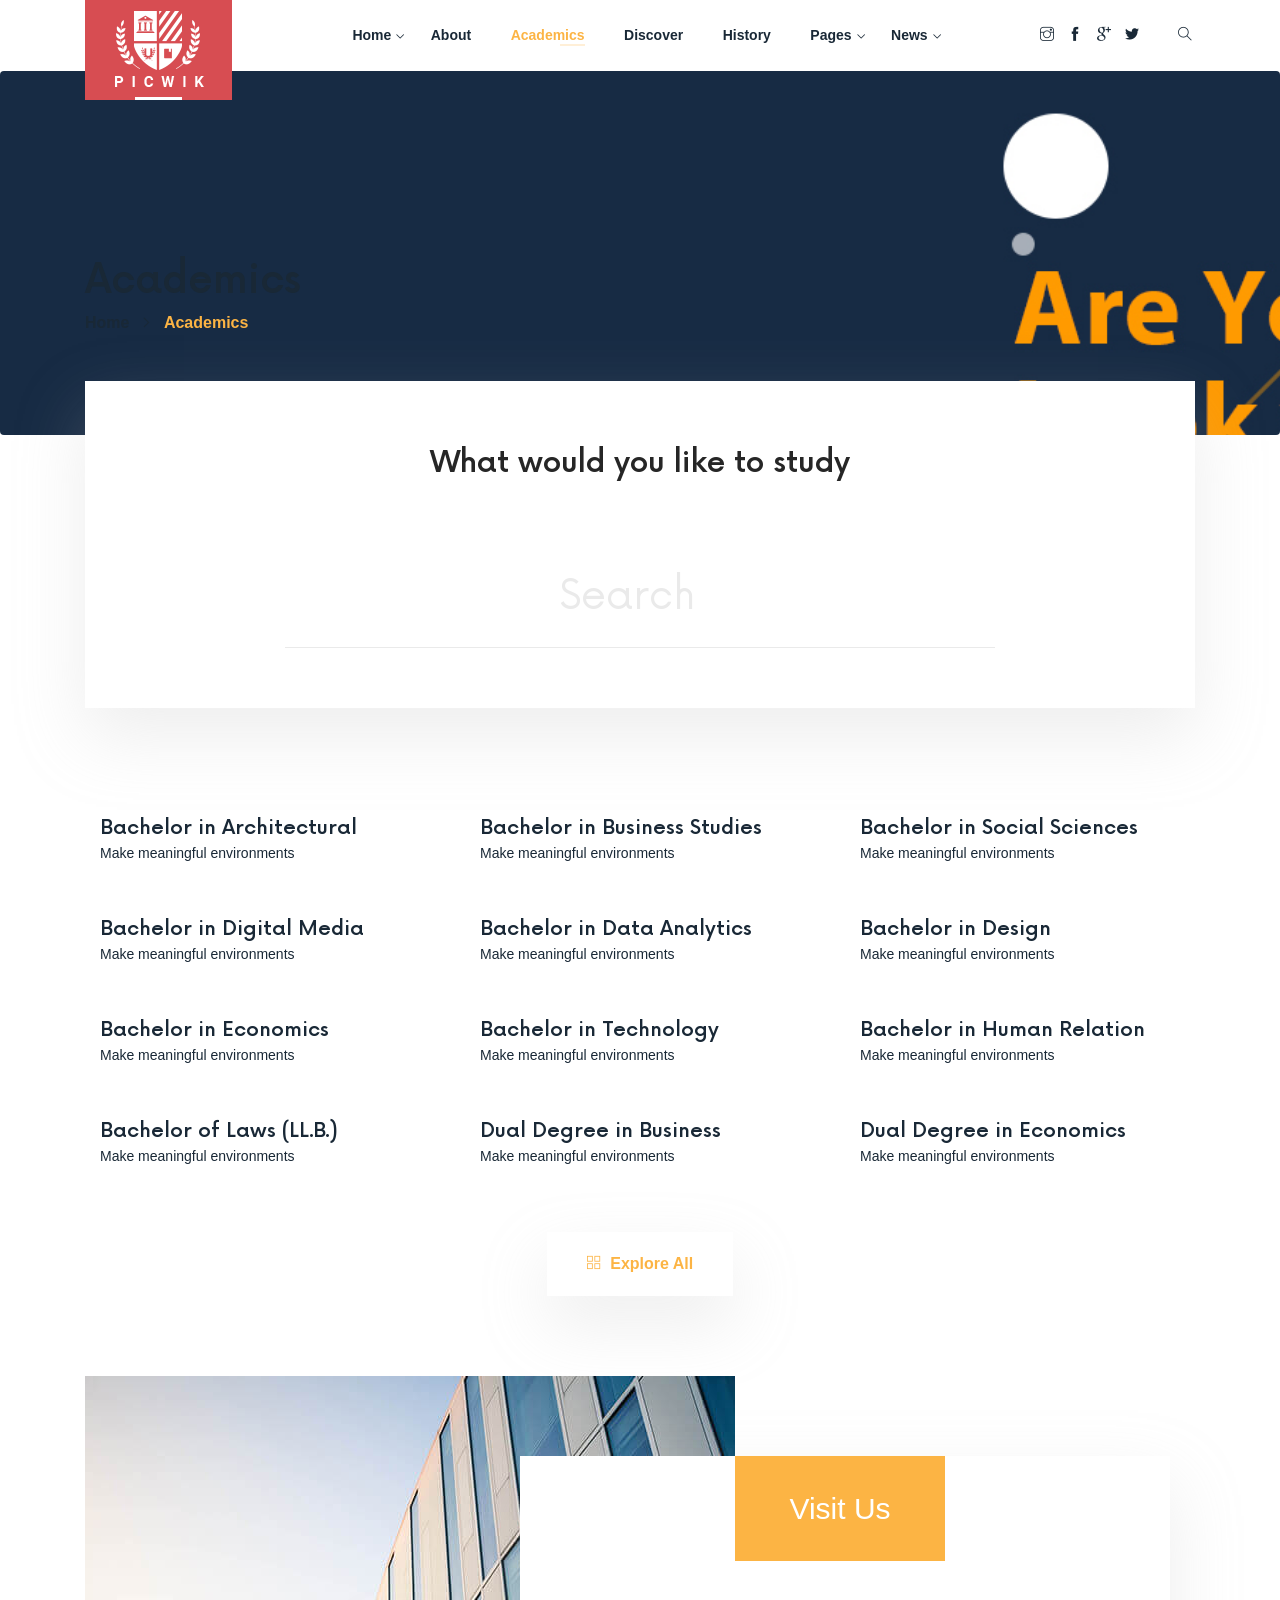
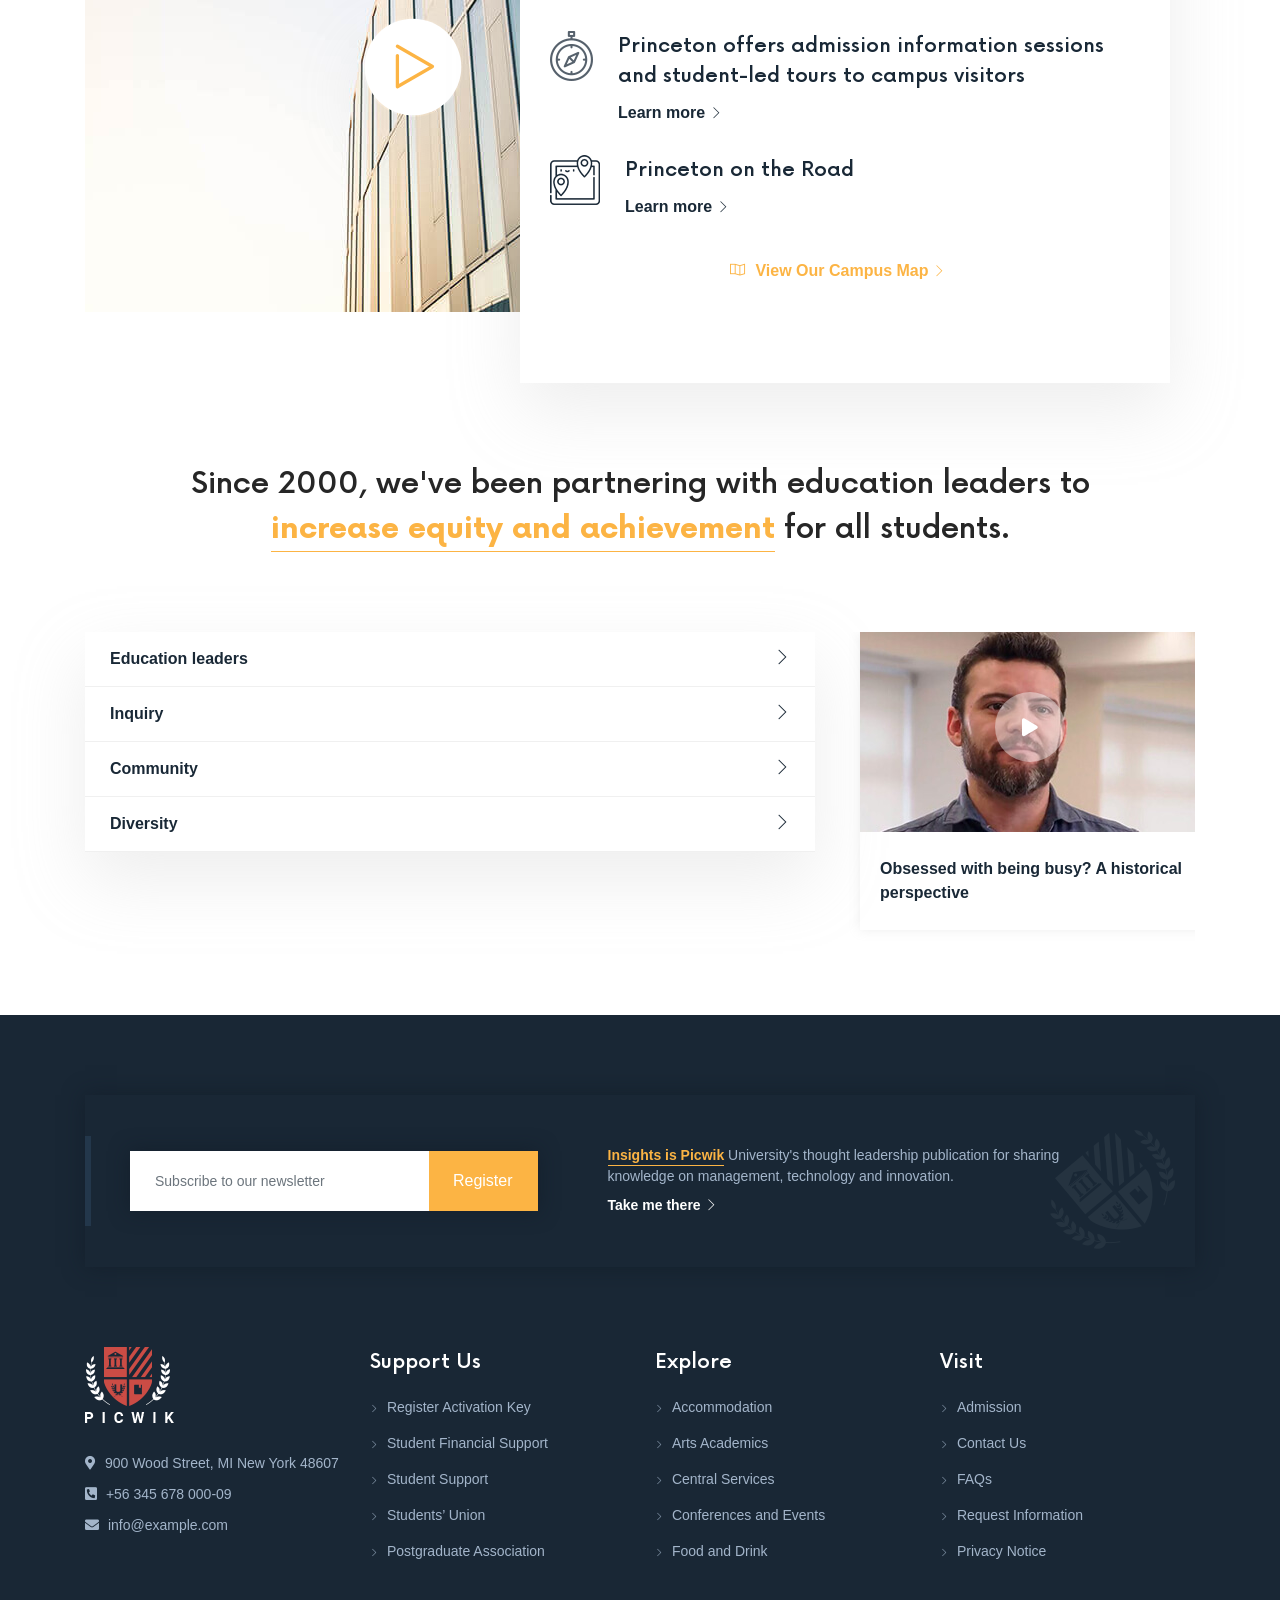
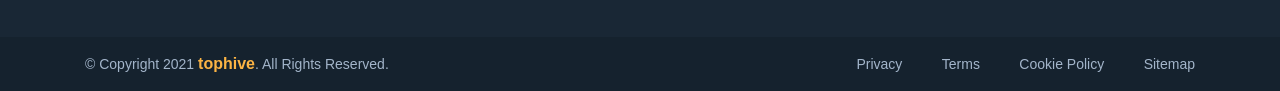
<file: academics.html>
<!DOCTYPE html>
<html lang="en">


<!-- Mirrored from demo.tophivetheme.com/html/picwik/academics.html by HTTrack Website Copier/3.x [XR&CO'2014], Tue, 15 Jun 2021 11:28:19 GMT -->
<head>
  <!-- Meta tag -->
  <meta charset="utf-8">
  <meta name="viewport" content="width=device-width, initial-scale=1, shrink-to-fit=no">
  <link rel="shortcut icon" href="assets/img/standard.png" type="image/x-icon">
  <!-- Title tag -->
  <title>Tanfwa</title>
  <!-- css -->
  <link rel="stylesheet" href="assets/css/bootstrap.min.css">
  <link rel="stylesheet" href="assets/css/fontawesome.min.css">
  <link rel="stylesheet" href="assets/css/themify-icons.css">
  <link rel="stylesheet" href="assets/css/owl.carousel.min.css">
  <link rel="stylesheet" href="assets/css/jquery.fancybox.min.css">
  <link rel="stylesheet" href="assets/css/animate.css">
  <link rel="stylesheet" href="assets/css/main.css">

</head>

<body>
  <!--=======================================================
                          HEADER
  =========================================================-->
  <header>
    <div class="container">
      <div class="row">
        <div class="col-md-4 col-lg-2">
          <div class="logo">
            <a href="index-2.html">
              <img src="assets/img/logo.png" alt="">
            </a>
          </div>
        </div>
        <div class="col-md-4 col-lg-8">
          <nav>
            <ul>
              <li><a href="index-2.html">Home</a>
                <ul>
                  <li><a href="index-2.html">Home 1</a></li>
                  <li><a href="home-2.html">Home 2</a></li>
                  <li><a href="home-3.html">Home 3</a></li>
                </ul>
              </li>
              <li><a href="about.html">About</a></li>
              <li><a class="active" href="academics.html">Academics</a></li>
              <li><a href="discover.html">Discover</a></li>
              <li><a href="history.html">History</a></li>
              <li><a href="#">Pages</a>
                <ul>
                  <li><a href="apply.html">Apply</a></li>
                </ul>
              </li>
              <li><a href="news.html">News</a>
                <ul>
                  <li><a href="news.html">News</a></li>
                  <li><a href="news-single.html">News Single</a></li>
                </ul>
              </li>
            </ul>
          </nav>
          <div class="mobile-menu">
            <i class="ti-menu"></i>
            <i class="ti-close"></i>
          </div>
        </div>
        <div class="col-md-4 col-lg-2">
          <div class="social-icon">
            <ul>
              <li><a href="#"><i class="ti-instagram"></i></a></li>
              <li><a href="#"><i class="ti-facebook"></i></a></li>
              <li><a href="#"><i class="ti-google"></i></a></li>
               <li><a href="https://mobile.twitter.com/tanfwa"><i class="ti-twitter-alt"></i></a></li>
              <li class="search-icon"><a href="#"><i class="ti-search"></i></a></li>
            </ul>
          </div>
          <div class="search">
            <input type="search" placeholder="Search...">
            <i class="ti-close"></i>
          </div>
        </div>
      </div>
    </div>
  </header>
  <!--========================================================
                          BREADCRUMB
  =========================================================-->
  <section class="breadcrumb breadcrumb-img">
    <div class="container">
      <div class="row">
        <div class="col">
          <h1>Academics</h1>
          <ul>
            <li><a href="index-2.html">Home</a></li>
            <li>Academics</li>
          </ul>
        </div>
      </div>
    </div>
  </section>
  <!--========================================================
                          CURRICULUM
  =========================================================-->
  <section class="curriculum pb80 mt-70">
    <div class="container">
      <div class="row">
        <div class="col-md-12 text-center">
          <div class="curriculum-search bxw wow fadeInUp hoverpop" data-wow-delay=".3s">
            <h2>What would you like to study</h2>
            <input type="search" placeholder="Search">
          </div>
        </div>
      </div>
      <div class="row">
        <div class="col-md-4">
          <a href="#">
            <div class="curriculum-subject wow fadeInDown" data-wow-delay=".2s">
              <h3>Bachelor in Architectural</h3>
              <p>Make meaningful environments</p>
            </div>
          </a>
        </div>
        <div class="col-md-4">
          <a href="#">
            <div class="curriculum-subject wow fadeInDown" data-wow-delay=".3s">
              <h3>Bachelor in Business Studies</h3>
              <p>Make meaningful environments</p>
            </div>
          </a>
        </div>
        <div class="col-md-4">
          <a href="#">
            <div class="curriculum-subject wow fadeInDown" data-wow-delay=".4s">
              <h3>Bachelor in Social Sciences</h3>
              <p>Make meaningful environments</p>
            </div>
          </a>
        </div>
        <div class="col-md-4">
          <a href="#">
            <div class="curriculum-subject wow fadeInDown" data-wow-delay=".2s">
              <h3>Bachelor in Digital Media</h3>
              <p>Make meaningful environments</p>
            </div>
          </a>
        </div>
        <div class="col-md-4">
          <a href="#">
            <div class="curriculum-subject wow fadeInDown" data-wow-delay=".3s">
              <h3>Bachelor in Data Analytics</h3>
              <p>Make meaningful environments</p>
            </div>
          </a>
        </div>
        <div class="col-md-4">
          <a href="#">
            <div class="curriculum-subject wow fadeInDown" data-wow-delay=".4s">
              <h3>Bachelor in Design</h3>
              <p>Make meaningful environments</p>
            </div>
          </a>
        </div>
        <div class="col-md-4">
          <a href="#">
            <div class="curriculum-subject wow fadeInDown" data-wow-delay=".2s">
              <h3>Bachelor in Economics</h3>
              <p>Make meaningful environments</p>
            </div>
          </a>
        </div>
        <div class="col-md-4">
          <a href="#">
            <div class="curriculum-subject wow fadeInDown" data-wow-delay=".3s">
              <h3>Bachelor in Technology</h3>
              <p>Make meaningful environments</p>
            </div>
          </a>
        </div>
        <div class="col-md-4">
          <a href="#">
            <div class="curriculum-subject wow fadeInDown" data-wow-delay=".4s">
              <h3>Bachelor in Human Relation</h3>
              <p>Make meaningful environments</p>
            </div>
          </a>
        </div>
        <div class="col-md-4">
          <a href="#">
            <div class="curriculum-subject wow fadeInDown" data-wow-delay=".2s">
              <h3>Bachelor of Laws (LL.B.)</h3>
              <p>Make meaningful environments</p>
            </div>
          </a>
        </div>
        <div class="col-md-4">
          <a href="#">
            <div class="curriculum-subject wow fadeInDown" data-wow-delay=".3s">
              <h3>Dual Degree in Business</h3>
              <p>Make meaningful environments</p>
            </div>
          </a>
        </div>
        <div class="col-md-4">
          <a href="#">
            <div class="curriculum-subject wow fadeInDown" data-wow-delay=".4s">
              <h3>Dual Degree in Economics</h3>
              <p>Make meaningful environments</p>
            </div>
          </a>
        </div>
        <div class="col-md-12 text-center mt40">
          <a href="#" class="load-more"><i class="ti-layout-grid2"></i> Explore All</a>
        </div>
      </div>
    </div>
  </section>
  <!--========================================================
                          VIDEO
  =========================================================-->
  <section class="video video-red">
    <div class="container">
      <div class="row">
        <div class="col">
          <div class="video-base">
            <img src="assets/img/video-bg.jpg" alt="" />
            <a href="https://www.youtube.com/watch?v=9xwazD5SyVg" class="bxw wow fadeInLeft" data-wow-delay=".3s"
              data-fancybox>
              <svg x="0px" y="0px" viewBox="0 0 213.7 213.7" enable-background="new 0 0 213.7 213.7"
                xml:space="preserve">
                <circle class="circle" fill="none" stroke-width="7" stroke-linecap="round" stroke-linejoin="round"
                  stroke-miterlimit="10" cx="106.8" cy="106.8" r="103.3"></circle>
                <polygon class="triangle" fill="none" stroke-width="7" stroke-linecap="round" stroke-linejoin="round"
                  stroke-miterlimit="10" points="73.5,62.5 148.5,105.8 73.5,149.1"></polygon>
              </svg>
            </a>
          </div>
          <div class="video-content bxw wow fadeInRight" data-wow-delay=".3s">
            <span>Visit Us</span>
            <ul>
              <li>
                <img src="assets/img/v-icon1.png" alt="">
                <div class="video-content-text">
                  <h3>Princeton offers admission information sessions and student-led tours to campus visitors</h3>
                  <a href="#" class="link2">Learn more <i class="ti-angle-right"></i></a>
                </div>
              </li>
              <li>
                <img src="assets/img/v-icon2.png" alt="">
                <div class="video-content-text">
                  <h3>Princeton on the Road</h3>
                  <a href="#" class="link2">Learn more <i class="ti-angle-right"></i></a>
                </div>
              </li>
            </ul>
            <div class="video-map">
              <a href="javascript:;"
                data-src="https://www.google.com/maps/embed?pb=!1m18!1m12!1m3!1d94132.88928942816!2d-71.65261528341081!3d42.4989336766174!2m3!1f0!2f0!3f0!3m2!1i1024!2i768!4f13.1!3m3!1m2!1s0x89e3ecb80090cd81%3A0x4a92bb8ced93430c!2sHarvard%2C+MA%2C+USA!5e0!3m2!1sen!2sbd!4v1560964786737!5m2!1sen!2sbd"
                data-fancybox data-type="iframe" class="link2"><i class="ti-map fs16"></i> View Our Campus Map <i
                  class="ti-angle-right"></i></a>
            </div>
          </div>
        </div>
      </div>
    </div>
  </section>
  <div class="container mt150 mb80 rmt40 rmb40">
    <div class="row">
      <div class="col">
        <h2 class="wow fadeInUp title-big" data-wow-delay=".3s">Since 2000, we've been partnering with education leaders to <br>
          <a href="#" class="link">increase equity
            and achievement</a> for all students.</h2>
      </div>
    </div>
  </div>
  <!--========================================================
                        CURRICULUM
  =========================================================-->
  <div class="curriculum mb70 mt20">
    <div class="container">
      <div class="row">
        <div class="col-md-8">
            <div class="wow fadeInUp" data-wow-delay=".3s">
              <div class="accordion-container bxw">
                <div class="set">
                  <a href="#">
                    Education leaders  
                    <i class="ti-angle-right"></i>
                  </a>
                  <div class="content">
                    <p>The standard chunk of Lorem Ipsum used since the 1500s is reproduced below for those interested. Sections 1.10.32 and 1.10.33 from "de Finibus Bonorum et Malorum" by Cicero are also reproduced in their exact original form, accompanied.</p>
                  </div>
                </div>
                <div class="set">
                  <a href="#">
                    Inquiry  
                    <i class="ti-angle-right"></i>
                  </a>
                  <div class="content">
                    <p>The standard chunk of Lorem Ipsum used since the 1500s is reproduced below for those interested. Sections 1.10.32 and 1.10.33 from "de Finibus Bonorum et Malorum" by Cicero are also reproduced in their exact original form, accompanied.</p>
                  </div>
                </div>
                <div class="set">
                  <a href="#">
                    Community  
                    <i class="ti-angle-right"></i>
                  </a>
                  <div class="content">
                    <p>The standard chunk of Lorem Ipsum used since the 1500s is reproduced below for those interested. Sections 1.10.32 and 1.10.33 from "de Finibus Bonorum et Malorum" by Cicero are also reproduced in their exact original form, accompanied.</p>
                  </div>
                </div>
                <div class="set">
                  <a href="#">
                    Diversity  
                    <i class="ti-angle-right"></i>
                  </a>
                  <div class="content">
                    <p>The standard chunk of Lorem Ipsum used since the 1500s is reproduced below for those interested. Sections 1.10.32 and 1.10.33 from "de Finibus Bonorum et Malorum" by Cicero are also reproduced in their exact original form, accompanied.</p>
                  </div>
                </div>
              </div>
            </div>
        </div>
        <div class="col-md-4 wow fadeInUp" data-wow-delay=".4s">
          <div class="our-value-carousel-2 rmt40 our-value owl-carousel owl-theme">
            <div class="item">
              <div class="our-value-img">
                <img src="assets/img/value-video-1.jpg" alt="">
                <i data-src="https://www.youtube.com/watch?v=9xwazD5SyVg" data-fancybox class="fas fa-play"></i>
              </div>
              <a href="#">Obsessed with being busy? 
                A historical perspective</a>
            </div>
            <div class="item">
              <div class="our-value-img">
                <img src="assets/img/value-video-2.jpg" alt="">
                <i data-src="https://www.youtube.com/watch?v=9xwazD5SyVg" data-fancybox class="fas fa-play"></i>
              </div>
              <a href="#">Swearing reduces pain but 
                using a taboo hand...</a>
            </div>
            <div class="item">
              <div class="our-value-img">
                <img src="assets/img/value-video-3.jpg" alt="">
                <i data-src="https://www.youtube.com/watch?v=9xwazD5SyVg" data-fancybox class="fas fa-play"></i>
              </div>
              <a href="#">Peer pressure changes how 
                teens tackle inequality</a>
            </div>
          </div>
        </div>
      </div>
    </div>
  </div>
  <!--========================================================
                          FOOTER
  =========================================================-->
  <footer class="pt80">
    <div class="container">
      <div class="row">
        <div class="col">
          <div class="footer-subscribe bxw2 wow fadeInUp" data-wow-delay=".2s">
            <div class="row">
              <div class="col-md-5">
                <div class="input-group bxw2">
                  <input type="text" class="form-control" placeholder="Subscribe to our newsletter">
                  <div class="input-group-append">
                    <button class="input-group-text">Register</button>
                  </div>
                </div>
              </div>
              <div class="col-md-7">
                <div class="footer-subscribe-content">
                  <p><a href="#" class="link">Insights is Picwik</a> University's thought leadership publication for
                    sharing knowledge on management, technology and innovation.</p>
                  <a href="#" class="link2">Take me there <i class="ti-angle-right"></i></a>
                </div>
              </div>
            </div>
          </div>
        </div>
      </div>
      <div class="row mt80 mb60">
        <div class="col-md-3">
          <a href="index-2.html"><img src="assets/img/footer-logo.png" class="mb30 wow fadeInDown" data-wow-delay=".2s" alt=""></a>
          <ul>
            <li class="wow fadeInDown" data-wow-delay=".3s"><i class="fas fa-map-marker-alt"></i> 900 Wood Street, MI
              New York 48607</li>
            <li class="wow fadeInDown" data-wow-delay=".4s"><i class="fas fa-phone-square-alt"></i> +56 345 678 000-09
            </li>
            <li class="wow fadeInDown" data-wow-delay=".5s"><i class="fas fa-envelope"></i> info@example.com</li>
          </ul>
        </div>
        <div class="col-md-3">
          <h3 class="wow fadeInDown" data-wow-delay=".2s">Support Us</h3>
          <ul>
            <li class="wow fadeInDown" data-wow-delay=".3s"><a href="#"><i class="ti-angle-right"></i> Register
                Activation Key</a></li>
            <li class="wow fadeInDown" data-wow-delay=".4s"><a href="#"><i class="ti-angle-right"></i> Student Financial
                Support</a></li>
            <li class="wow fadeInDown" data-wow-delay=".5s"><a href="#"><i class="ti-angle-right"></i> Student
                Support</a></li>
            <li class="wow fadeInDown" data-wow-delay=".6s"><a href="#"><i class="ti-angle-right"></i> Students’
                Union</a></li>
            <li class="wow fadeInDown" data-wow-delay=".7s"><a href="#"><i class="ti-angle-right"></i> Postgraduate
                Association</a></li>
          </ul>
        </div>
        <div class="col-md-3">
          <h3 class="wow fadeInDown" data-wow-delay=".2s">Explore</h3>
          <ul>
            <li class="wow fadeInDown" data-wow-delay=".3s"><a href="#"><i class="ti-angle-right"></i> Accommodation</a>
            </li>
            <li class="wow fadeInDown" data-wow-delay=".4s"><a href="#"><i class="ti-angle-right"></i> Arts
                Academics</a></li>
            <li class="wow fadeInDown" data-wow-delay=".5s"><a href="#"><i class="ti-angle-right"></i> Central
                Services</a></li>
            <li class="wow fadeInDown" data-wow-delay=".6s"><a href="#"><i class="ti-angle-right"></i> Conferences and
                Events</a></li>
            <li class="wow fadeInDown" data-wow-delay=".7s"><a href="#"><i class="ti-angle-right"></i> Food and
                Drink</a></li>
          </ul>
        </div>
        <div class="col-md-3">
          <h3 class="wow fadeInDown" data-wow-delay=".2s">Visit</h3>
          <ul>
            <li class="wow fadeInDown" data-wow-delay=".3s"><a href="#"><i class="ti-angle-right"></i> Admission</a>
            </li>
            <li class="wow fadeInDown" data-wow-delay=".4s"><a href="#"><i class="ti-angle-right"></i> Contact Us</a>
            </li>
            <li class="wow fadeInDown" data-wow-delay=".5s"><a href="#"><i class="ti-angle-right"></i> FAQs</a></li>
            <li class="wow fadeInDown" data-wow-delay=".6s"><a href="#"><i class="ti-angle-right"></i> Request
                Information</a></li>
            <li class="wow fadeInDown" data-wow-delay=".7s"><a href="#"><i class="ti-angle-right"></i> Privacy
                Notice</a></li>
          </ul>
        </div>
      </div>
    </div>
    <div class="footer-bar">
      <div class="container">
        <div class="row">
          <div class="col-md-5">
            <p>© Copyright 2021 <a href="#" class="link2">tophive</a>. All Rights Reserved.</p>
          </div>
          <div class="col-md-7">
            <ul>
              <li><a href="#">Privacy</a></li>
              <li><a href="#">Terms</a></li>
              <li><a href="#">Cookie Policy</a></li>
              <li><a href="#">Sitemap</a></li>
            </ul>
          </div>
        </div>
      </div>
    </div>
  </footer>
  <!--========================================================
                        Loader and toTop
  =========================================================-->
  <div id="preloader">
    <div class="preloader">
      <span></span>
      <span></span>
    </div>
  </div>

  <div id="toTop">
    <i class="ti-arrow-up"></i>
  </div>

  <!-- js -->
  <script src="assets/js/jquery-3.3.1.min.js"></script>
  <script src="assets/js/popper.min.js"></script>
  <script src="assets/js/bootstrap.min.js"></script>
  <script src="assets/js/owl.carousel.min.js"></script>
  <script src="assets/js/jquery.fancybox.min.js"></script>
  <script src="assets/js/waypoints.min.js"></script>
  <script src="assets/js/jquery.counterup.min.js"></script>
  <script src="assets/js/wow.min.js"></script>
  <script src="assets/js/custom.js"></script>
</body>


<!-- Mirrored from demo.tophivetheme.com/html/picwik/academics.html by HTTrack Website Copier/3.x [XR&CO'2014], Tue, 15 Jun 2021 11:28:19 GMT -->
</html>
</file>
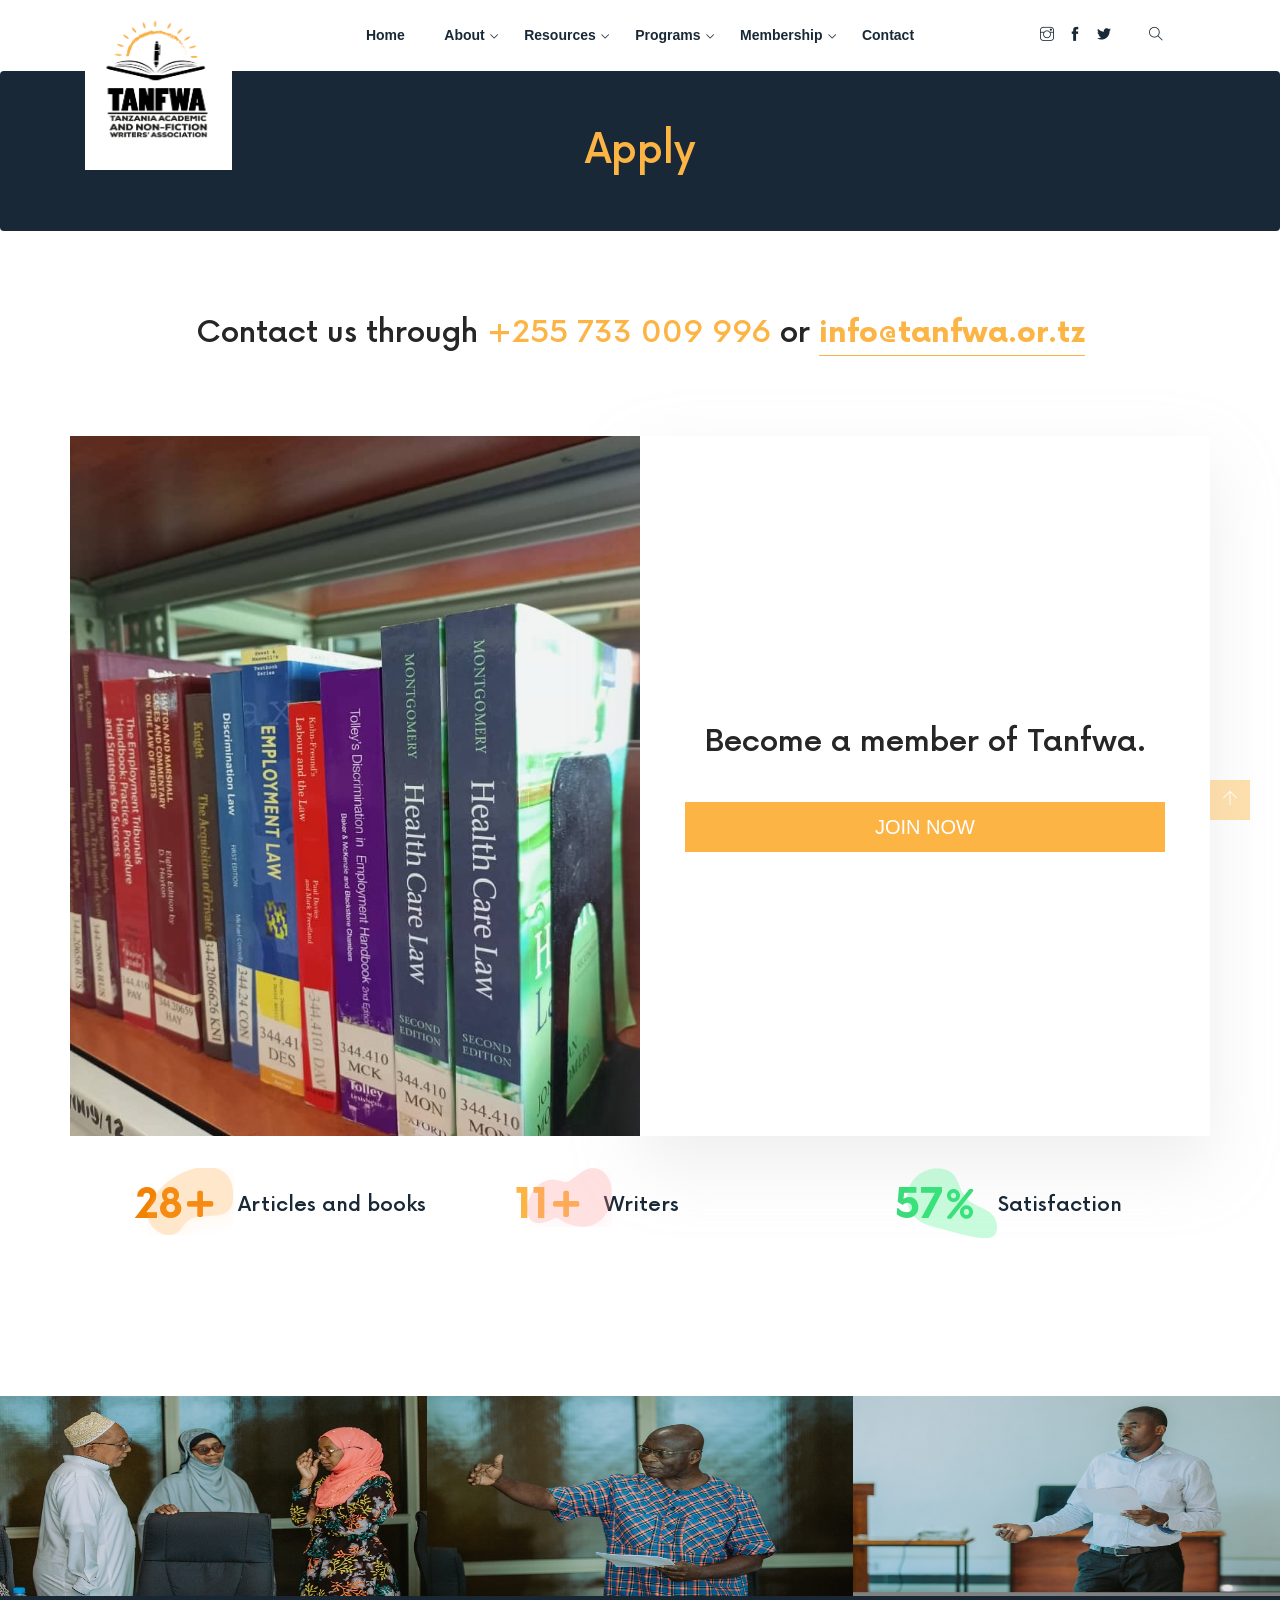
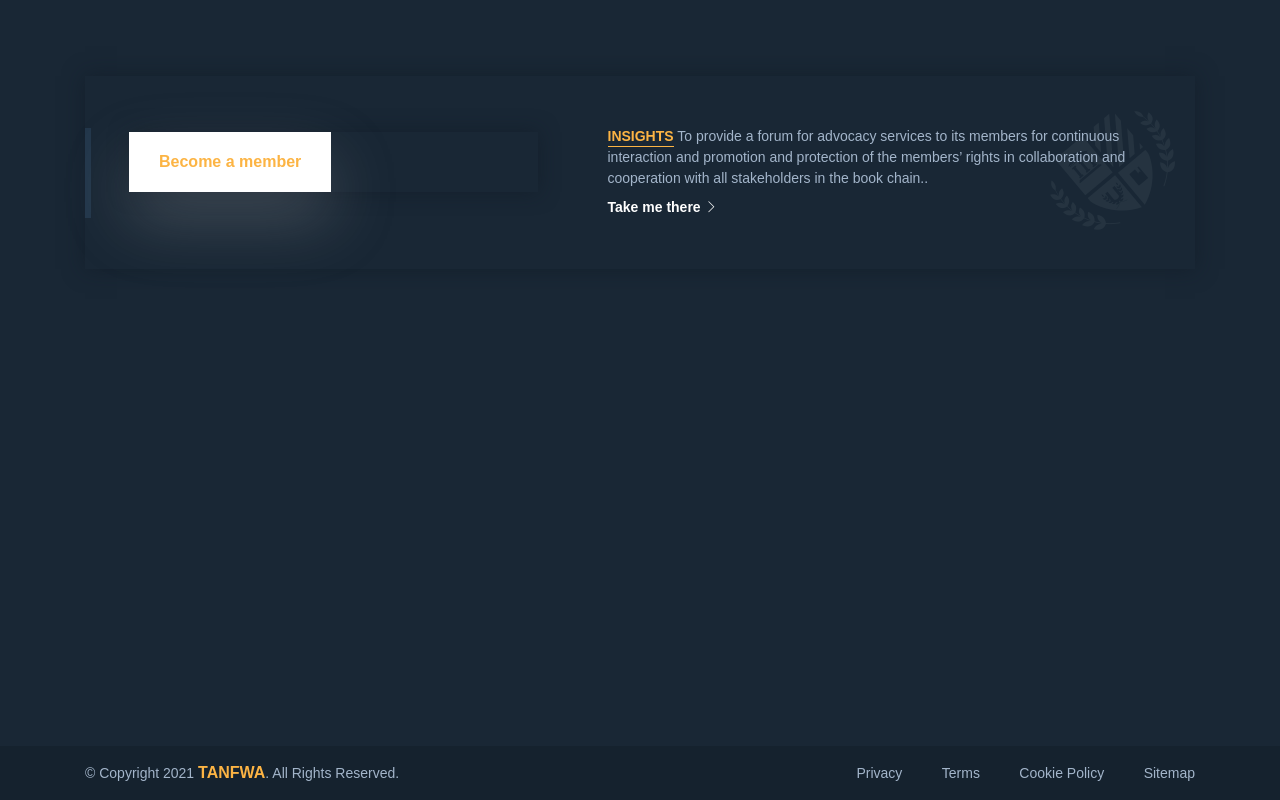
<file: apply.html>
<!DOCTYPE html>
<html lang="en">


<!-- Mirrored from demo.tophivetheme.com/html/picwik/apply.html by HTTrack Website Copier/3.x [XR&CO'2014], Tue, 15 Jun 2021 11:28:20 GMT -->
<head>
    <!-- Meta tag -->
    <meta charset="utf-8">
    <meta name="viewport" content="width=device-width, initial-scale=1, shrink-to-fit=no">
    <link rel="shortcut icon" href="assets/img/standard.png" type="image/x-icon">
    <!-- Title tag -->
    <title>Tanfwa</title>
    <!-- css -->
    <link rel="stylesheet" href="assets/css/bootstrap.min.css">
    <link rel="stylesheet" href="assets/css/fontawesome.min.css">
    <link rel="stylesheet" href="assets/css/themify-icons.css">
    <link rel="stylesheet" href="assets/css/owl.carousel.min.css">
    <link rel="stylesheet" href="assets/css/jquery.fancybox.min.css">
    <link rel="stylesheet" href="assets/css/animate.css">
    <link rel="stylesheet" href="assets/css/main.css">

</head>

<body>
<!--=======================================================
                        HEADER
=========================================================-->
<header>
    <div class="container">
        <div class="row">
            <div class="col-md-4 col-lg-2">
                <div class="logo">
                    <a href="index.html">
                        <img class="logo-new" src="assets/img/FINAL_LOGO_B-03.png" style="" alt="">
                    </a>
                </div>
            </div>
            <div class="col-md-4 col-lg-8">
                <nav>
                    <ul>
                        <li><a href="index.html">Home</a></li>
                        <li><a href="about.html">About</a>
                            <ul>
                                <li><a href="mission-and-vision.html">Mission & Vision</a></li>
                                <li><a href="objectives.html">Objective & Activities</a></li>
                                <li><a href="#">Leadership</a></li>
                            </ul>
                        </li>
                        <li><a href="#">Resources</a>
                            <ul>
                                <li><a href="constitution.html">Tanfwa Constitution</a></li>
                                <li><a href="rules-and-regulations.html">Rules and Regulations</a></li>
                                <li><a href="copyright-advice.html">Copyright Advice</a></li>

                                <li><a href="fliers.html">Fliers & Posters</a></li>

                            </ul>
                        </li>

                        <li><a href="#">Programs</a>
                            <ul>
                                <li><a href="#">Seminars</a></li>
                                <li><a href="#">Workshops</a></li>
                                <li><a href="#">Trainings</a></li>
                                <li><a href="#">Researches</a></li>

                            </ul>
                        </li>


                        <!--                        <li><a href="academics.html">Academics</a></li>-->
                        <!--                        <li><a href="discover.html">Discover</a></li>-->
                        <!--                        <li><a href="history.html">History</a></li>-->
                        <!--                        <li><a href="#">Pages</a>-->
                        <!--                            <ul>-->
                        <!--                                <li><a href="apply.html">Apply</a></li>-->
                        <!--                            </ul>-->
                        <!--                        </li>-->
                        <!--                        <li><a href="news.html">News</a>-->
                        <!--                            <ul>-->
                        <!--                                <li><a href="news.html">News</a></li>-->
                        <!--                                <li><a href="news-single.html">News Single</a></li>-->
                        <!--                            </ul>-->
                        <!--                        </li>-->


                        <li><a href="#">Membership</a>
                            <ul>
                                <li><a href="membership-options.html">Membership Options</a></li>
                                <li><a href="membership-benefits.html">Membership benefits</a></li>
                                <li><a href="banking-details.html">Banking details</a></li>
                                <li><a href="signin.html">My account</a></li>

                            </ul>
                        </li>
                        <li><a href="contact2.html">Contact</a></li>

                    </ul>
                </nav>
                <div class="mobile-menu">
                    <i class="ti-menu"></i>
                    <i class="ti-close"></i>
                </div>
            </div>
            <div class="col-md-4 col-lg-2">
                <div class="social-icon">
                    <ul>
                        <li><a href="https://instagram.com/tanfwa?utm_medium=copy_link"><i class="ti-instagram"></i></a>
                        </li>
                        <li><a href="https://www.facebook.com/profile.php?id=100072322740174"><i
                                class="ti-facebook"></i></a></li>
                        <!--                        <li><a href="#"><i class="ti-google"></i></a></li>-->
                        <li><a href="https://mobile.twitter.com/tanfwa"><i class="ti-twitter-alt"></i></a></li>
                        <li class="search-icon"><a href="#"><i class="ti-search"></i></a></li>
                    </ul>
                </div>
                <div class="search">
                    <input type="search" placeholder="Search...">
                    <i class="ti-close"></i>
                </div>
            </div>
        </div>
    </div>
</header>
<!--========================================================
                        BREADCRUMB
=========================================================-->
<section class="breadcrumb " style="padding: 50px;
background: #192836;">
    <div class="container">
        <div class="row">
            <div class="col-sm-12  col-md-12 breadcrumb-custom">
                <h1 style="color:#fcb444;">
                    Apply
                </h1>
            </div>
<!--            <div class="col-sm-6 col-md-6">-->
<!--                <h2 style="color: #fcb444 "> Are you a Book Writer, Editor, Illustrator,translator-->
<!--                    Typesetter, Graphic Designer, Publisher?</h2>-->
<!--            </div>-->
        </div>
    </div>
</section>
<!--========================================================
                        APPLY
=========================================================-->
<div class="container mt80">
    <div class="row">
        <div class="col">
            <h2 class="wow fadeInUp title-big" data-wow-delay=".3s">
                Contact us through
                <span class="c-red"> +255 733 009 996</span> or <a href="#"
                                                                   class="link">info@tanfwa.or.tz</a>
            </h2>
        </div>
    </div>
</div>

<div class="mt80">
    <div class="container-fluid apply-form-padding">
        <div class="row no-gutters">
            <div class="col-lg-6 wow fadeInLeft" data-wow-delay=".3s" style="height: 700px">
                <img src="assets/img/tan/WhatsApp%20Image%202021-09-20%20at%2012.59.21.jpeg" class="h-100 w-100" alt="">
            </div>
            <div class="col-lg-6 wow fadeInRight" data-wow-delay=".3s">
                <div class="apply-form bxw"
                     style="height: 100%; display: flex; flex-direction: column; justify-content: center">
                    <div class="text-center">
                        <h2>Become a member of Tanfwa.</h2>

                        <!--              important-->
                        <!--              <a href="#" class="load-more">Already a member <i class="ti-angle-right"></i></a>-->
                    </div>
                    <form action="#">
                            <div class="col-md-12 mt20">
                                <div class="quote2" style="background-color: #fcb444" >

                                    <a href="https://account.tanfwa.or.tz/application" style="color: white;">JOIN NOW</a> <br>
                                </div>
                            </div>
                            <!--                            <div class="col-md-12 mt20">-->
                            <!--                                <a href="assets/img/tan/membership_fees.pdf">-->
                            <!--                                    <div style="background: #fcb444; justify-content: center; align-items: center; display: flex ">-->
                            <!--                                        Get membership fee form-->
                            <!--                                    </div>-->

                            <!--                                </a>-->
                            <!--                            </div>-->
                        </div>
                    </form>
                </div>
            </div>
        </div>
    </div>
</div>

<div class="counter mt40 mb150 rmb70 wow fadeInUp" data-wow-delay=".3s">
    <div class="container">
        <div class="row">
            <div class="col-md-4">
                <h2 class="c-orange"><span>50</span> <i class="fas fa-plus"></i> <strong>Articles and books</strong>
                </h2>
                <img src="assets/img/counter-shape-1.png" alt="">
            </div>
            <div class="col-md-4">
                <h2 class="c-red"><span>20</span> <i class="fas fa-plus"></i> <strong>Writers</strong></h2>
                <img src="assets/img/counter-shape-2.png" alt="">
            </div>
            <div class="col-md-4">
                <h2 class="c-green"><span>100</span> <i class="fas fa-percent"></i> <strong>Satisfaction</strong></h2>
                <img src="assets/img/counter-shape-3.png" alt="">
            </div>
        </div>
    </div>
</div>
<!--========================================================

<!--========================================================
                        GALLERY
=========================================================-->
<section class="gallery pt10">

    <div class="gallery-carousel owl-carousel owl-theme wow fadeInUp" data-wow-delay=".4s">
        <div class="item">
            <img src="assets/img/tan/IMG_4796.JPG" style="height:200px" alt="">
            <div class="gallery-carousel-content">
                <a href="assets/img/tan/IMG_4796.JPG" data-fancybox><i class="ti-image"></i></a>
                <h3>Join us today</h3>
            </div>
        </div>
        <div class="item">
            <img src="assets/img/tan/IMG_4630.JPG" style="height:200px" alt="">
            <div class="gallery-carousel-content">
                <a href="assets/img/tan/IMG_4630.JPG" data-fancybox><i class="ti-image"></i></a>

                <h3>Join us today</h3>
            </div>
        </div>
        <div class="item">
            <img src="assets/img/tan/IMG_4536.JPG" style="height:200px" alt="">
            <div class="gallery-carousel-content">
                <a href="assets/img/tan/IMG_4536.JPG" data-fancybox><i class="ti-image"></i></a>
                <h3>Join us today</h3>
            </div>
        </div>
        <div class="item">
            <img src="assets/img/tan/IMG_4811.JPG" style="height:200px" alt="">
            <div class="gallery-carousel-content">
                <a href="assets/img/tan/IMG_4811.JPG" data-fancybox><i class="ti-image"></i></a>
                <h3>Join us today</h3>
            </div>
        </div>
    </div>
</section>

<!--========================================================
                          FOOTER
  =========================================================-->
<footer class="pt80">
    <div class="container">
        <div class="row">
            <div class="col">
                <div class="footer-subscribe bxw2 wow fadeInUp" data-wow-delay=".2s">
                    <div class="row">
                        <div class="col-md-5">
                            <div class="input-group bxw2">
                                <!--                                <input type="text" class="form-control" placeholder="Subscribe to our newsletter">-->
                                <div class="input-group-append">
                                    <a href="./apply.html" class="btn-1 wow fadeInUp" data-wow-delay=".5s">Become a
                                        member</a>
                                    <!--                                    <button   class="input-group-text" style=" border-radius:20px; height:100px;width: 100% " >Become a member </button>-->
                                </div>
                            </div>
                        </div>
                        <div class="col-md-7">
                            <div class="footer-subscribe-content">
                                <p><a href="#" class="link">INSIGHTS </a> To provide a forum for advocacy
                                    services to its members for continuous interaction and promotion and protection of
                                    the members’ rights in collaboration and
                                    cooperation with all stakeholders in the book chain..</p>
                                <a href="#" class="link2">Take me there <i class="ti-angle-right"></i></a>
                            </div>
                        </div>
                    </div>
                </div>
            </div>
        </div>
        <div class="row mt80 mb60">
            <div class="col-md-3">
                <a href="index.html">
                    <img src="assets/img/FINAL%20LOGO-02.png" class="mb30 wow fadeInDown"
                         data-wow-delay=".2s" alt=""></a>
                <ul>
                    <li class="wow fadeInDown" data-wow-delay=".3s"><i class="fas fa-map-marker-alt"></i> Mwenge ,
                        Nzasa street ,<br>
                        Dar es Salaam
                    </li>
                    <li class="wow fadeInDown" data-wow-delay=".4s"><i class="fas fa-phone-square-alt"></i> +255 733 009
                        996
                    </li>
                    <li class="wow fadeInDown" data-wow-delay=".5s"><i class="fas fa-envelope"></i>info@tanfwa.org.tz
                    </li>
                </ul>
            </div>

            <div class="col-md-2">
                <h3 class="wow fadeInDown" data-wow-delay=".2s">About us</h3>
                <ul>
                    <li class="wow fadeInDown" data-wow-delay=".3s"><a href="mission-and-vision.html"><i
                            class="ti-angle-right"></i> Mission & vision</a>
                    </li>
                    <li class="wow fadeInDown" data-wow-delay=".4s"><a href="objectives.html"><i
                            class="ti-angle-right"></i> Objective
                    </a>
                    </li>
                    <li class="wow fadeInDown" data-wow-delay=".5s"><a href="#"><i class="ti-angle-right"></i> Team</a>
                    </li>
                </ul>
            </div>
            <div class="col-md-2">
                <h3 class="wow fadeInDown" data-wow-delay=".2s">Programs</h3>
                <ul>
                    <li class="wow fadeInDown" data-wow-delay=".3s"><a href="#"><i class="ti-angle-right"></i> Seminars</a>
                    </li>
                    <li class="wow fadeInDown" data-wow-delay=".4s"><a href="#"><i class="ti-angle-right"></i> Workshop
                    </a>
                    </li>
                    <li class="wow fadeInDown" data-wow-delay=".5s"><a href="#"><i class="ti-angle-right"></i> Trainings</a>
                    </li>
                    <li class="wow fadeInDown" data-wow-delay=".5s"><a href="#"><i class="ti-angle-right"></i>
                        Researches</a>
                    </li>
                </ul>
            </div>
            <div class="col-md-2">
                <h3 class="wow fadeInDown" data-wow-delay=".2s">Resource</h3>
                <ul>

                    <li class="wow fadeInDown" data-wow-delay=".4s"><a href="constitution.html"><i
                            class="ti-angle-right"></i> Tanfwa constitution</a>
                    </li>
                    <li class="wow fadeInDown" data-wow-delay=".5s"><a href="rules-and-regulations.html"><i
                            class="ti-angle-right"></i> Rules & Regulation</a>
                    </li>
                    <li class="wow fadeInDown" data-wow-delay=".5s"><a href="copyright-advice.html"><i
                            class="ti-angle-right"></i> Copyright advice</a>
                    </li>
                    <li class="wow fadeInDown" data-wow-delay=".5s"><a href="apply.html"><i
                            class="ti-angle-right"></i> Become a member</a>
                    </li>
                </ul>
            </div>
            <div class="col-md-2">
                <h3 class="wow fadeInDown" data-wow-delay=".2s">Membership</h3>
                <ul>
                    <li class="wow fadeInDown" data-wow-delay=".3s"><a href="membership-benefits.html"><i
                            class="ti-angle-right"></i>Memberships' Benefits</a>
                    </li>
                    <li class="wow fadeInDown" data-wow-delay=".4s"><a href="membership-options.html"><i
                            class="ti-angle-right"></i> Membership options</a>
                    </li>
                    <li class="wow fadeInDown" data-wow-delay=".4s"><a href="membership-options.html"><i
                            class="ti-angle-right"></i> Banking details</a>
                    </li>
                    <li class="wow fadeInDown" data-wow-delay=".4s"><a href="membership-options.html"><i
                            class="ti-angle-right"></i> My Account</a>
                    </li>
                </ul>
            </div>

        </div>
    </div>
    <div class="footer-bar">
        <div class="container">
            <div class="row">
                <div class="col-md-5">
                    <p>© Copyright 2021 <a href="#" class="link2">TANFWA</a>. All Rights Reserved.</p>
                </div>
                <div class="col-md-7">
                    <ul>
                        <li><a href="#">Privacy</a></li>
                        <li><a href="#">Terms</a></li>
                        <li><a href="#">Cookie Policy</a></li>
                        <li><a href="#">Sitemap</a></li>
                    </ul>
                </div>
            </div>
        </div>
    </div>
</footer>


<!--========================================================
                      Loader and toTop
=========================================================-->
<div id="preloader">
    <div class="preloader">
        <span></span>
        <span></span>
    </div>
</div>

<div id="toTop">
    <i class="ti-arrow-up"></i>
</div>

<!-- js -->
<script src="assets/js/jquery-3.3.1.min.js"></script>
<script src="assets/js/popper.min.js"></script>
<script src="assets/js/bootstrap.min.js"></script>
<script src="assets/js/owl.carousel.min.js"></script>
<script src="assets/js/jquery.fancybox.min.js"></script>
<script src="assets/js/waypoints.min.js"></script>
<script src="assets/js/jquery.counterup.min.js"></script>
<script src="assets/js/wow.min.js"></script>
<script src="assets/js/custom.js"></script>
</body>


<!-- Mirrored from demo.tophivetheme.com/html/picwik/apply.html by HTTrack Website Copier/3.x [XR&CO'2014], Tue, 15 Jun 2021 11:28:22 GMT -->
</html>
</file>
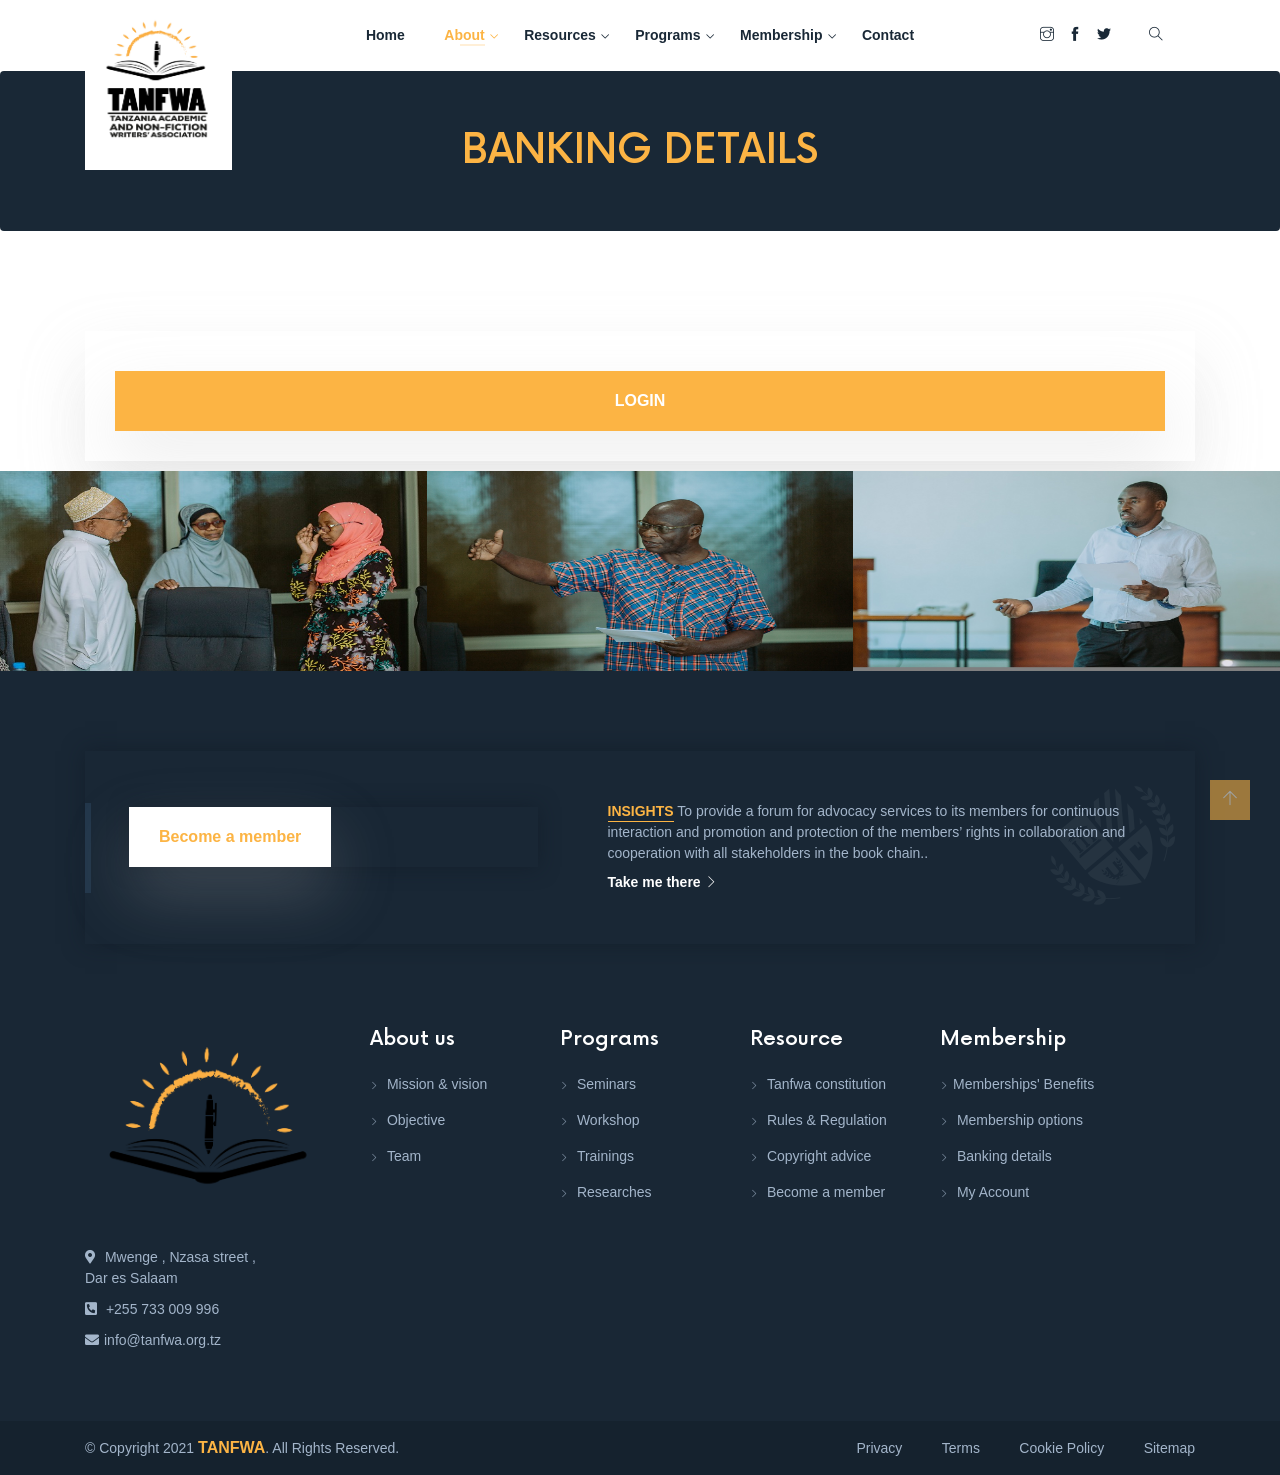
<file: banking-details.html>
<!DOCTYPE html>
<html lang="en">


<!-- Mirrored from demo.tophivetheme.com/html/picwik/about.html by HTTrack Website Copier/3.x [XR&CO'2014], Tue, 15 Jun 2021 11:28:18 GMT -->
<head>
    <!-- Meta tag -->
    <meta charset="utf-8">
    <meta name="viewport" content="width=device-width, initial-scale=1, shrink-to-fit=no">
    <link rel="shortcut icon" href="assets/img/standard.png" type="image/x-icon">
    <!-- Title tag -->
    <title>Tanfwa</title>
    <!-- css -->
    <link rel="stylesheet" href="assets/css/bootstrap.min.css">
    <link rel="stylesheet" href="assets/css/fontawesome.min.css">
    <link rel="stylesheet" href="assets/css/themify-icons.css">
    <link rel="stylesheet" href="assets/css/owl.carousel.min.css">
    <link rel="stylesheet" href="assets/css/jquery.fancybox.min.css">
    <link rel="stylesheet" href="assets/css/animate.css">
    <link rel="stylesheet" href="assets/css/main.css">

</head>

<body>
<!--=======================================================
                        HEADER
=========================================================-->
<header>
    <div class="container">
        <div class="row">
            <div class="col-md-4 col-lg-2">
                <div class="logo">
                    <a href="index.html">
                        <img class="logo-new" src="assets/img/FINAL_LOGO_B-03.png" style="" alt="">
                    </a>
                </div>
            </div>
            <div class="col-md-4 col-lg-8">
                <nav>
                    <ul>
                        <li><a href="index.html">Home</a></li>
                        <li><a class="active" href="about.html">About</a>
                            <ul>
                                <li><a href="mission-and-vision.html">Mission & Vision</a></li>
                               <li><a href="objectives.html">Objectives & Activities</a></li>
                                <li><a href="#">Leadership</a></li>
                            </ul>
                        </li>
                        <li><a href="#">Resources</a>
                            <ul>
                                <li><a href="constitution.html">Tanfwa Constitution</a></li>
                                <li><a href="rules-and-regulations.html">Rules and Regulations</a></li>
                                <li><a href="copyright-advice.html">Copyright Advice</a></li>

                                <li><a href="fliers.html">Fliers & Posters</a></li>

                            </ul>
                        </li>

                        <li><a href="#">Programs</a>
                            <ul>
                                <li><a href="#">Seminars</a></li>
                                <li><a href="#">Workshops</a></li>
                                <li><a href="#">Trainings</a></li>
                                <li><a href="#">Researches</a></li>

                            </ul>
                        </li>


                        <!--                        <li><a href="academics.html">Academics</a></li>-->
                        <!--                        <li><a href="discover.html">Discover</a></li>-->
                        <!--                        <li><a href="history.html">History</a></li>-->
                        <!--                        <li><a href="#">Pages</a>-->
                        <!--                            <ul>-->
                        <!--                                <li><a href="apply.html">Apply</a></li>-->
                        <!--                            </ul>-->
                        <!--                        </li>-->
                        <!--                        <li><a href="news.html">News</a>-->
                        <!--                            <ul>-->
                        <!--                                <li><a href="news.html">News</a></li>-->
                        <!--                                <li><a href="news-single.html">News Single</a></li>-->
                        <!--                            </ul>-->
                        <!--                        </li>-->


                        <li><a href="#">Membership</a>
                            <ul>
                                <li><a href="membership-options.html">Membership Options</a></li>
                                <li><a href="membership-benefits.html">Membership benefits</a></li>
                                <li><a href="banking-details.html">Banking details</a></li>
                               <li><a href="signin.html">My account</a></li>

                            </ul>
                        </li>
                        <li><a href="contact2.html">Contact</a></li>

                    </ul>
                </nav>
                <div class="mobile-menu">
                    <i class="ti-menu"></i>
                    <i class="ti-close"></i>
                </div>
            </div>
            <div class="col-md-4 col-lg-2">
                <div class="social-icon">
                    <ul>
                        <li><a href="https://instagram.com/tanfwa?utm_medium=copy_link"><i class="ti-instagram"></i></a>
                        </li>
                        <li><a href="https://www.facebook.com/profile.php?id=100072322740174"><i
                                class="ti-facebook"></i></a></li>
                        <!--                        <li><a href="#"><i class="ti-google"></i></a></li>-->
                        <li><a href="https://mobile.twitter.com/tanfwa"><i class="ti-twitter-alt"></i></a></li>
                        <li class="search-icon"><a href="#"><i class="ti-search"></i></a></li>
                    </ul>
                </div>
                <div class="search">
                    <input type="search" placeholder="Search...">
                    <i class="ti-close"></i>
                </div>
            </div>
        </div>
    </div>
</header>
<!--========================================================
                        BREADCRUMB
=========================================================-->
<section class="breadcrumb " style="padding: 50px;
background: #192836;">
    <div class="container">
        <div class="row">
            <div class="col-sm-12 col-md-12 breadcrumb-custom">
                <h1 style="color:#fcb444;">
                    BANKING DETAILS
                </h1>
            </div>
<!--            <div class="col-sm-6 col-md-6">-->
<!--                <h2 style="color: #fcb444 "> Are you a Book Writer, Editor, Illustrator,translator-->
<!--                    Typesetter, Graphic Designer, Publisher?</h2>-->
<!--            </div>-->
        </div>
    </div>
</section>
<!--========================================================
                        ABOUT
=========================================================-->
<section class="mt100">
    <div class="container">
        <div class="row">
            <div class="col-md-12 wow fadeInUp" data-wow-delay=".3s">
                <div class="bxw">
                    <div class="item-with-img">
                        <!--                        <img src="assets/img/jason-leung-D4YrzSwyIEc-unsplash.jpg" alt="">-->
                        <div class="item-text">
<!--                            <h2>BANKING DETAILS</h2>-->
                            <div id="banking-details-div" >
                                <p>
                                    Payments can be made through T-PESA no: 0733 000 996 or NMB BANK PLC - Account No.
                                    22510063392 – MLIMANI CITY BRANCH;
                                    ACCOUNT NAME: TANZANIA ACADEMIC AND NON-FICTION WRITERS ASSOCIATION
                                </p>
                            </div>
                        </div>
                    </div>
                </div>
            </div>

        </div>
    </div>
</section>

<!--========================================================
                        GALLERY
=========================================================-->
<section class="gallery pt10">

    <div class="gallery-carousel owl-carousel owl-theme wow fadeInUp" data-wow-delay=".4s">
        <div class="item">
            <img src="assets/img/tan/IMG_4796.JPG" style="height:200px" alt="">
            <div class="gallery-carousel-content">
                <a href="assets/img/tan/IMG_4796.JPG" data-fancybox><i class="ti-image"></i></a>
                <h3>Join us today</h3>
            </div>
        </div>
        <div class="item">
            <img src="assets/img/tan/IMG_4630.JPG" style="height:200px" alt="">
            <div class="gallery-carousel-content">
                <a href="assets/img/tan/IMG_4630.JPG" data-fancybox><i class="ti-image"></i></a>

                <h3>Join us today</h3>
            </div>
        </div>
        <div class="item">
            <img src="assets/img/tan/IMG_4536.JPG" style="height:200px" alt="">
            <div class="gallery-carousel-content">
                <a href="assets/img/tan/IMG_4536.JPG" data-fancybox><i class="ti-image"></i></a>
                <h3>Join us today</h3>
            </div>
        </div>
        <div class="item">
            <img src="assets/img/tan/IMG_4811.JPG" style="height:200px" alt="">
            <div class="gallery-carousel-content">
                <a href="assets/img/tan/IMG_4811.JPG" data-fancybox><i class="ti-image"></i></a>
                <h3>Join us today</h3>
            </div>
        </div>
    </div>
</section>

<!--========================================================
                          FOOTER
  =========================================================-->
<footer class="pt80">
    <div class="container">
        <div class="row">
            <div class="col">
                <div class="footer-subscribe bxw2 wow fadeInUp" data-wow-delay=".2s">
                    <div class="row">
                        <div class="col-md-5">
                            <div class="input-group bxw2">
                                <!--                                <input type="text" class="form-control" placeholder="Subscribe to our newsletter">-->
                                <div class="input-group-append">
                                    <a href="./apply.html" class="btn-1 wow fadeInUp" data-wow-delay=".5s">Become a
                                        member</a>
                                    <!--                                    <button   class="input-group-text" style=" border-radius:20px; height:100px;width: 100% " >Become a member </button>-->
                                </div>
                            </div>
                        </div>
                        <div class="col-md-7">
                            <div class="footer-subscribe-content">
                                <p><a href="#" class="link">INSIGHTS </a> To provide a forum for advocacy
                                    services to its members for continuous interaction and promotion and protection of
                                    the members’ rights in collaboration and
                                    cooperation with all stakeholders in the book chain..</p>
                                <a href="#" class="link2">Take me there <i class="ti-angle-right"></i></a>
                            </div>
                        </div>
                    </div>
                </div>
            </div>
        </div>
        <div class="row mt80 mb60">
            <div class="col-md-3">
                <a href="index.html">
                    <img src="assets/img/FINAL%20LOGO-02.png" class="mb30 wow fadeInDown"
                         data-wow-delay=".2s" alt=""></a>
                <ul>
                    <li class="wow fadeInDown" data-wow-delay=".3s"><i class="fas fa-map-marker-alt"></i> Mwenge ,
                        Nzasa street ,<br>
                        Dar es Salaam
                    </li>
                    <li class="wow fadeInDown" data-wow-delay=".4s"><i class="fas fa-phone-square-alt"></i> +255 733 009
                        996
                    </li>
                    <li class="wow fadeInDown" data-wow-delay=".5s"><i class="fas fa-envelope"></i>info@tanfwa.org.tz
                    </li>
                </ul>
            </div>

            <div class="col-md-2">
                <h3 class="wow fadeInDown" data-wow-delay=".2s">About us</h3>
                <ul>
                    <li class="wow fadeInDown" data-wow-delay=".3s"><a href="mission-and-vision.html"><i
                            class="ti-angle-right"></i> Mission & vision</a>
                    </li>
                    <li class="wow fadeInDown" data-wow-delay=".4s"><a href="objectives.html"><i
                            class="ti-angle-right"></i> Objective
                    </a>
                    </li>
                    <li class="wow fadeInDown" data-wow-delay=".5s"><a href="#"><i class="ti-angle-right"></i> Team</a>
                    </li>
                </ul>
            </div>
            <div class="col-md-2">
                <h3 class="wow fadeInDown" data-wow-delay=".2s">Programs</h3>
                <ul>
                    <li class="wow fadeInDown" data-wow-delay=".3s"><a href="#"><i class="ti-angle-right"></i> Seminars</a>
                    </li>
                    <li class="wow fadeInDown" data-wow-delay=".4s"><a href="#"><i class="ti-angle-right"></i> Workshop
                    </a>
                    </li>
                    <li class="wow fadeInDown" data-wow-delay=".5s"><a href="#"><i class="ti-angle-right"></i> Trainings</a>
                    </li>
                    <li class="wow fadeInDown" data-wow-delay=".5s"><a href="#"><i class="ti-angle-right"></i>
                        Researches</a>
                    </li>
                </ul>
            </div>
            <div class="col-md-2">
                <h3 class="wow fadeInDown" data-wow-delay=".2s">Resource</h3>
                <ul>

                    <li class="wow fadeInDown" data-wow-delay=".4s"><a href="constitution.html"><i
                            class="ti-angle-right"></i> Tanfwa constitution</a>
                    </li>
                    <li class="wow fadeInDown" data-wow-delay=".5s"><a href="rules-and-regulations.html"><i
                            class="ti-angle-right"></i> Rules & Regulation</a>
                    </li>
                    <li class="wow fadeInDown" data-wow-delay=".5s"><a href="copyright-advice.html"><i
                            class="ti-angle-right"></i> Copyright advice</a>
                    </li>
                    <li class="wow fadeInDown" data-wow-delay=".5s"><a href="apply.html"><i
                            class="ti-angle-right"></i> Become a member</a>
                    </li>
                </ul>
            </div>
            <div class="col-md-2">
                <h3 class="wow fadeInDown" data-wow-delay=".2s">Membership</h3>
                <ul>
                    <li class="wow fadeInDown" data-wow-delay=".3s"><a href="membership-benefits.html"><i
                            class="ti-angle-right"></i>Memberships' Benefits</a>
                    </li>
                    <li class="wow fadeInDown" data-wow-delay=".4s"><a href="membership-options.html"><i
                            class="ti-angle-right"></i> Membership options</a>
                    </li>
                    <li class="wow fadeInDown" data-wow-delay=".4s"><a href="membership-options.html"><i
                            class="ti-angle-right"></i> Banking details</a>
                    </li>
                    <li class="wow fadeInDown" data-wow-delay=".4s"><a href="membership-options.html"><i
                            class="ti-angle-right"></i> My Account</a>
                    </li>
                </ul>
            </div>

        </div>
    </div>
    <div class="footer-bar">
        <div class="container">
            <div class="row">
                <div class="col-md-5">
                    <p>© Copyright 2021 <a href="#" class="link2">TANFWA</a>. All Rights Reserved.</p>
                </div>
                <div class="col-md-7">
                    <ul>
                        <li><a href="#">Privacy</a></li>
                        <li><a href="#">Terms</a></li>
                        <li><a href="#">Cookie Policy</a></li>
                        <li><a href="#">Sitemap</a></li>
                    </ul>
                </div>
            </div>
        </div>
    </div>
</footer>
<!--========================================================
                      Loader and toTop
=========================================================-->
<div id="preloader">
    <div class="preloader">
        <span></span>
        <span></span>
    </div>
</div>

<div id="toTop">
    <i class="ti-arrow-up"></i>
</div>

<!-- js -->
<script src="assets/js/jquery-3.3.1.min.js"></script>
<script src="assets/js/popper.min.js"></script>
<script src="assets/js/bootstrap.min.js"></script>
<script src="assets/js/owl.carousel.min.js"></script>
<script src="assets/js/jquery.fancybox.min.js"></script>
<script src="assets/js/waypoints.min.js"></script>
<script src="assets/js/jquery.counterup.min.js"></script>
<script src="assets/js/wow.min.js"></script>
<script src="assets/js/custom.js"></script>
<script src="assets/js/auth.js"></script>
</body>


<!-- Mirrored from demo.tophivetheme.com/html/picwik/about.html by HTTrack Website Copier/3.x [XR&CO'2014], Tue, 15 Jun 2021 11:28:19 GMT -->
</html>
</file>
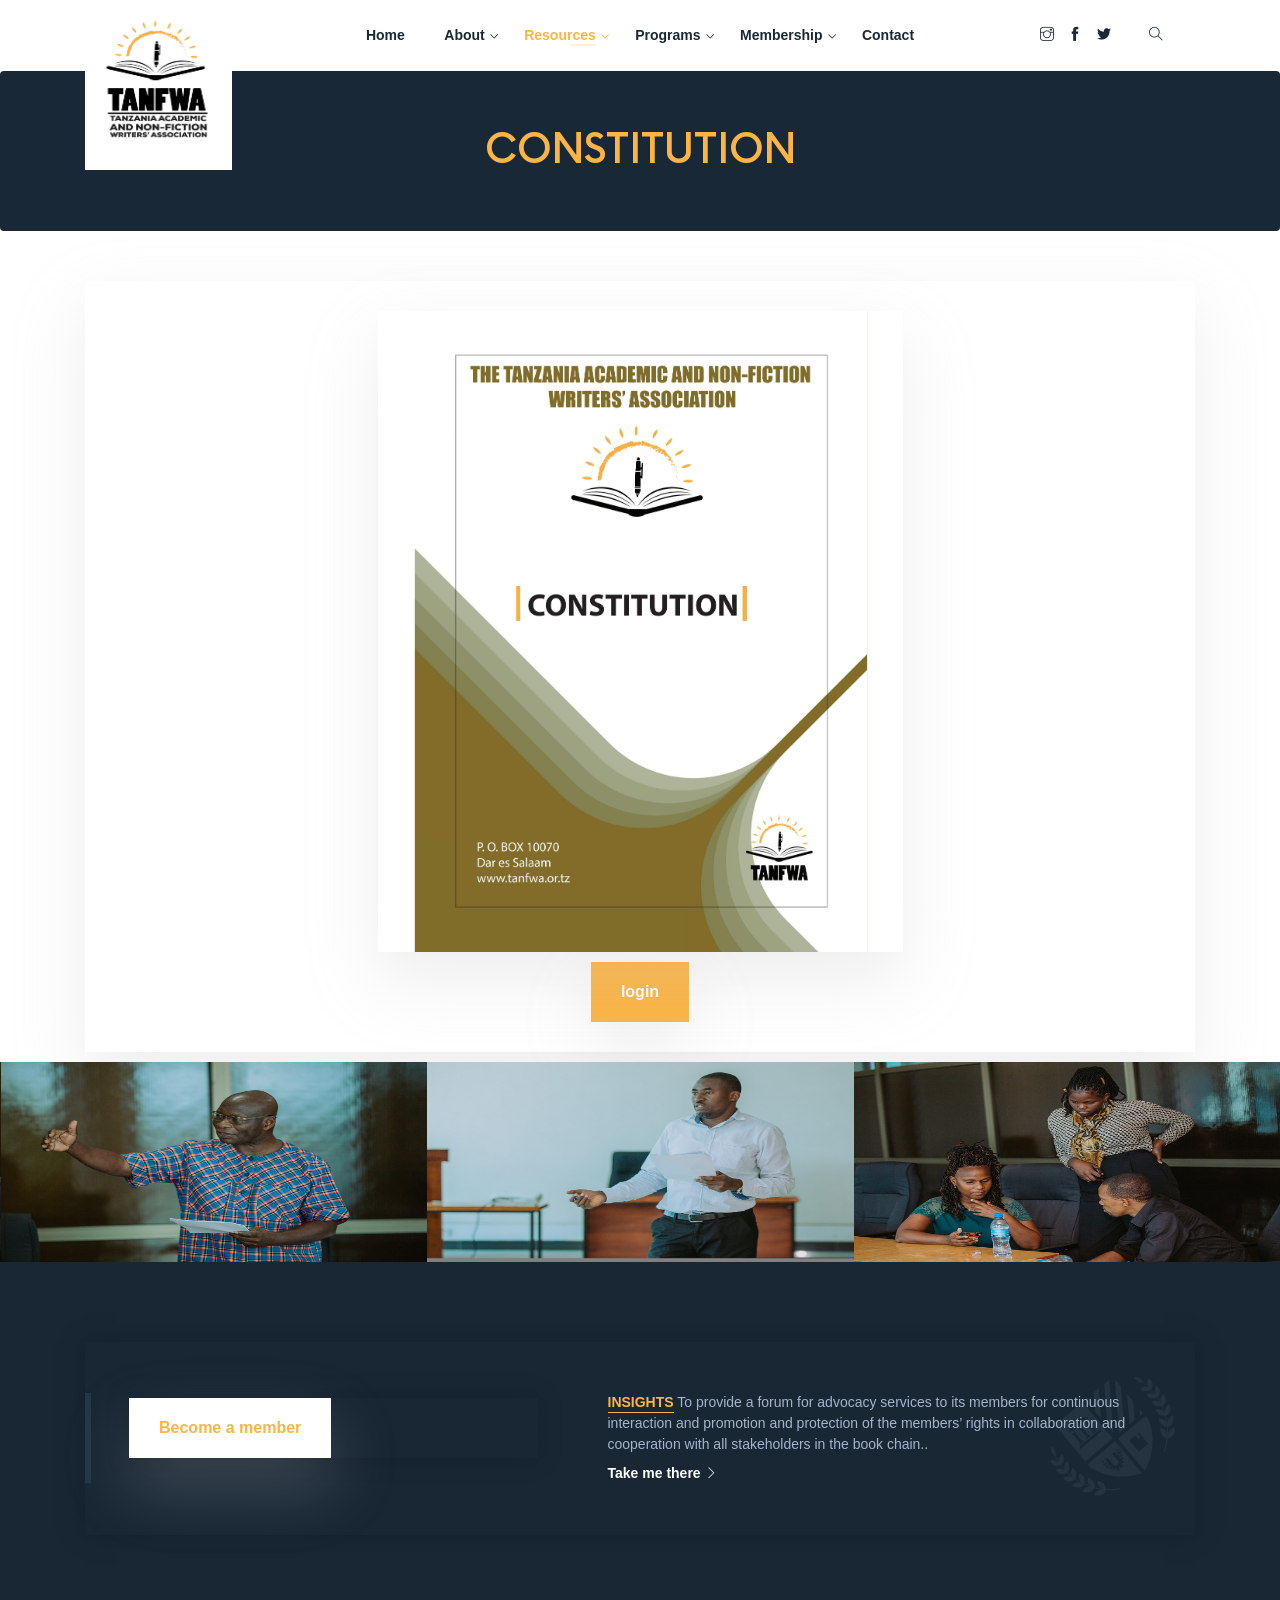
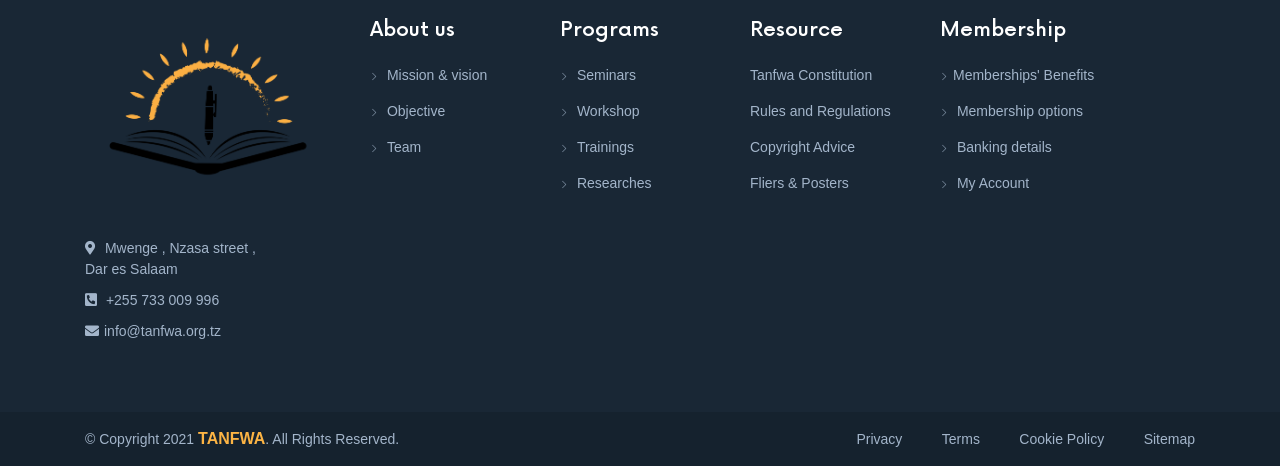
<file: constitution.html>
<!DOCTYPE html>
<html lang="en">


<!-- Mirrored from demo.tophivetheme.com/html/picwik/about.html by HTTrack Website Copier/3.x [XR&CO'2014], Tue, 15 Jun 2021 11:28:18 GMT -->
<head>
    <!-- Meta tag -->
    <meta charset="utf-8">
    <meta name="viewport" content="width=device-width, initial-scale=1, shrink-to-fit=no">
    <link rel="shortcut icon" href="assets/img/standard.png" type="image/x-icon">
    <!-- Title tag -->
    <title>Tanfwa</title>
    <!-- css -->
    <link rel="stylesheet" href="assets/css/bootstrap.min.css">
    <link rel="stylesheet" href="assets/css/fontawesome.min.css">
    <link rel="stylesheet" href="assets/css/themify-icons.css">
    <link rel="stylesheet" href="assets/css/owl.carousel.min.css">
    <link rel="stylesheet" href="assets/css/jquery.fancybox.min.css">
    <link rel="stylesheet" href="assets/css/animate.css">
    <link rel="stylesheet" href="assets/css/main.css">

</head>

<body>
<!--=======================================================
                        HEADER
=========================================================-->
<header>
    <div class="container">
        <div class="row">
            <div class="col-md-4 col-lg-2">
                <div class="logo">
                    <a href="index.html">
                        <img class="logo-new" src="assets/img/FINAL_LOGO_B-03.png" style="" alt="">
                    </a>
                </div>
            </div>
            <div class="col-md-4 col-lg-8">
                <nav>
                    <ul>
                        <li><a href="index.html">Home</a></li>
                        <li><a href="about.html">About</a>
                            <ul>
                                <li><a href="mission-and-vision.html">Mission & Vision</a></li>
                               <li><a href="objectives.html">Objectives & Activities</a></li>
                                <li><a href="#">Leadership</a></li>
                            </ul>
                        </li>
                        <li><a class="active" href="#">Resources</a>
                            <ul>
                                <li><a href="fliers.html">Fliers & Posters</a></li>
                                <li><a class="active" href="constitution.html">Tanfwa Constitution</a></li>
                                <li><a href="rules-and-regulations.html">Rules and Regulations</a></li>
                                <li><a href="copyright-advice.html">Copyright Advice</a></li>


                            </ul>
                        </li>

                        <li><a href="#">Programs</a>
                            <ul>
                                <li><a href="#">Seminars</a></li>
                                <li><a href="#">Workshops</a></li>
                                <li><a href="#">Trainings</a></li>
                                <li><a href="#">Researches</a></li>

                            </ul>
                        </li>


                        <!--                        <li><a href="academics.html">Academics</a></li>-->
                        <!--                        <li><a href="discover.html">Discover</a></li>-->
                        <!--                        <li><a href="history.html">History</a></li>-->
                        <!--                        <li><a href="#">Pages</a>-->
                        <!--                            <ul>-->
                        <!--                                <li><a href="apply.html">Apply</a></li>-->
                        <!--                            </ul>-->
                        <!--                        </li>-->
                        <!--                        <li><a href="news.html">News</a>-->
                        <!--                            <ul>-->
                        <!--                                <li><a href="news.html">News</a></li>-->
                        <!--                                <li><a href="news-single.html">News Single</a></li>-->
                        <!--                            </ul>-->
                        <!--                        </li>-->


                        <li><a href="#">Membership</a>
                            <ul>
                                <li><a href="membership-options.html">Membership Options</a></li>
                                <li><a href="membership-benefits.html">Membership benefits</a></li>
                                <li><a href="banking-details.html">Banking details</a></li>
                               <li><a href="signin.html">My account</a></li>

                            </ul>
                        </li>
                        <li><a href="contact2.html">Contact</a></li>

                    </ul>
                </nav>
                <div class="mobile-menu">
                    <i class="ti-menu"></i>
                    <i class="ti-close"></i>
                </div>
            </div>
            <div class="col-md-4 col-lg-2">
                <div class="social-icon">
                    <ul>
                        <li><a href="https://instagram.com/tanfwa?utm_medium=copy_link"><i class="ti-instagram"></i></a>
                        </li>
                        <li><a href="https://www.facebook.com/profile.php?id=100072322740174"><i
                                class="ti-facebook"></i></a></li>
                        <!--                        <li><a href="#"><i class="ti-google"></i></a></li>-->
                        <li><a href="https://mobile.twitter.com/tanfwa"><i class="ti-twitter-alt"></i></a></li>
                        <li class="search-icon"><a href="#"><i class="ti-search"></i></a></li>
                    </ul>
                </div>
                <div class="search">
                    <input type="search" placeholder="Search...">
                    <i class="ti-close"></i>
                </div>
            </div>
        </div>
    </div>
</header>
<!--========================================================
                        BREADCRUMB
=========================================================-->
<section class="breadcrumb " style="padding: 50px;
background: #192836;">
    <div class="container">
        <div class="row">
            <div class="col-sm-12 col-md-12 breadcrumb-custom">
                                <h1 style="color:#fcb444;">
                                   CONSTITUTION
                                </h1>
            </div>
<!--            <div class="col-sm-6 col-md-6">-->
<!--                <h2 style="color: #fcb444 "> Are you a Book Writer, Editor, Illustrator,translator-->
<!--                    Typesetter, Graphic Designer, Publisher?</h2>-->
<!--            </div>-->
        </div>
    </div>
</section>
<!--========================================================
                        ABOUT
=========================================================-->
<section class="mt50">
    <div class="container">
        <div class="row">
            <div class="col-md-12 wow fadeInUp" data-wow-delay=".3s">
                <div class="bxw">
                    <div class="item-with-img">
                        <!--                        <img src="assets/img/jason-leung-D4YrzSwyIEc-unsplash.jpg" alt="">-->
                        <div class="item-text" style="display: flex;
                         flex-direction: column; align-items: center  ">
<!--                            <h2>CONSTITUTION</h2>-->
                            <div class="row mb-5 " style="display: contents">
                                <div class="col-md-6 wow  bxw  fadeInUp" data-wow-delay=".3s">
                                    <div class="item">
                                        <img src="assets/img/tan/constitution-cover.jpg" alt="">
                                        <div class="gallery-carousel-content">
                                            <a href="assets/img/tan/constitution-cover.pdf" data-fancybox><i
                                                    class="ti-image"></i></a>
                                            <h3>Join us today</h3>
                                        </div>
                                    </div>

                                </div>
                                <div id="download_con" >
                                    <a href="signin.html">

                                        <div class="mt10"
                                             style="background: #fcb444; justify-content: center; align-items: center; display: flex ">
                                            signin
                                        </div>


                                    </a>
                                </div>
                                <div>
                                    <!--                                    <iframe   src="assets/img/tan/TANFWA%20CONSTITUTION.pdf#toolbar=0"></iframe>-->
                                    <!--                                    <embed  type="application/pdf" width="100%" height="600px"/>-->
                                </div>
                            </div>


                        </div>
                    </div>
                </div>
            </div>

        </div>
    </div>
</section>

<!--========================================================
                        GALLERY
=========================================================-->
<section class="gallery pt10">

    <div class="gallery-carousel owl-carousel owl-theme wow fadeInUp" data-wow-delay=".4s">
        <div class="item">
            <img src="assets/img/tan/IMG_4796.JPG" style="height:200px" alt="">
            <div class="gallery-carousel-content">
                <a href="assets/img/tan/IMG_4796.JPG" data-fancybox><i class="ti-image"></i></a>
                <h3>Join us today</h3>
            </div>
        </div>
        <div class="item">
            <img src="assets/img/tan/IMG_4630.JPG" style="height:200px" alt="">
            <div class="gallery-carousel-content">
                <a href="assets/img/tan/IMG_4630.JPG" data-fancybox><i class="ti-image"></i></a>

                <h3>Join us today</h3>
            </div>
        </div>
        <div class="item">
            <img src="assets/img/tan/IMG_4536.JPG" style="height:200px" alt="">
            <div class="gallery-carousel-content">
                <a href="assets/img/tan/IMG_4536.JPG" data-fancybox><i class="ti-image"></i></a>
                <h3>Join us today</h3>
            </div>
        </div>
        <div class="item">
            <img src="assets/img/tan/IMG_4811.JPG" style="height:200px" alt="">
            <div class="gallery-carousel-content">
                <a href="assets/img/tan/IMG_4811.JPG" data-fancybox><i class="ti-image"></i></a>
                <h3>Join us today</h3>
            </div>
        </div>
    </div>
</section>


<!--========================================================
                          FOOTER
  =========================================================-->
<footer class="pt80">
    <div class="container">
        <div class="row">
            <div class="col">
                <div class="footer-subscribe bxw2 wow fadeInUp" data-wow-delay=".2s">
                    <div class="row">
                        <div class="col-md-5">
                            <div class="input-group bxw2">
                                <!--                                <input type="text" class="form-control" placeholder="Subscribe to our newsletter">-->
                                <div class="input-group-append">
                                    <a href="./apply.html" class="btn-1 wow fadeInUp" data-wow-delay=".5s">Become a
                                        member</a>
                                    <!--                                    <button   class="input-group-text" style=" border-radius:20px; height:100px;width: 100% " >Become a member </button>-->
                                </div>
                            </div>
                        </div>
                        <div class="col-md-7">
                            <div class="footer-subscribe-content">
                                <p><a href="#" class="link">INSIGHTS </a> To provide a forum for advocacy
                                    services to its members for continuous interaction and promotion and protection of
                                    the members’ rights in collaboration and
                                    cooperation with all stakeholders in the book chain..</p>
                                <a href="#" class="link2">Take me there <i class="ti-angle-right"></i></a>
                            </div>
                        </div>
                    </div>
                </div>
            </div>
        </div>
        <div class="row mt80 mb60">
            <div class="col-md-3">
                <a href="index.html">
                    <img src="assets/img/FINAL%20LOGO-02.png" class="mb30 wow fadeInDown"
                         data-wow-delay=".2s" alt=""></a>
                <ul>
                    <li class="wow fadeInDown" data-wow-delay=".3s"><i class="fas fa-map-marker-alt"></i> Mwenge ,
                        Nzasa street ,<br>
                        Dar es Salaam
                    </li>
                    <li class="wow fadeInDown" data-wow-delay=".4s"><i class="fas fa-phone-square-alt"></i> +255 733 009
                        996
                    </li>
                    <li class="wow fadeInDown" data-wow-delay=".5s"><i class="fas fa-envelope"></i>info@tanfwa.org.tz
                    </li>
                </ul>
            </div>

            <div class="col-md-2">
                <h3 class="wow fadeInDown" data-wow-delay=".2s">About us</h3>
                <ul>
                    <li class="wow fadeInDown" data-wow-delay=".3s"><a href="mission-and-vision.html"><i
                            class="ti-angle-right"></i> Mission & vision</a>
                    </li>
                    <li class="wow fadeInDown" data-wow-delay=".4s"><a href="objectives.html"><i
                            class="ti-angle-right"></i> Objective
                    </a>
                    </li>
                    <li class="wow fadeInDown" data-wow-delay=".5s"><a href="#"><i class="ti-angle-right"></i> Team</a>
                    </li>
                </ul>
            </div>
            <div class="col-md-2">
                <h3 class="wow fadeInDown" data-wow-delay=".2s">Programs</h3>
                <ul>
                    <li class="wow fadeInDown" data-wow-delay=".3s"><a href="#"><i class="ti-angle-right"></i> Seminars</a>
                    </li>
                    <li class="wow fadeInDown" data-wow-delay=".4s"><a href="#"><i class="ti-angle-right"></i> Workshop
                    </a>
                    </li>
                    <li class="wow fadeInDown" data-wow-delay=".5s"><a href="#"><i class="ti-angle-right"></i> Trainings</a>
                    </li>
                    <li class="wow fadeInDown" data-wow-delay=".5s"><a href="#"><i class="ti-angle-right"></i>
                        Researches</a>
                    </li>
                </ul>
            </div>
            <div class="col-md-2">
                <h3 class="wow fadeInDown" data-wow-delay=".2s">Resource</h3>
                <ul>
                    <li><a href="constitution.html">Tanfwa Constitution</a></li>
                    <li><a href="rules-and-regulations.html">Rules and Regulations</a></li>
                    <li><a href="copyright-advice.html">Copyright Advice</a></li>

                    <li><a href="fliers.html">Fliers & Posters</a></li>

                </ul>
            </div>
            <div class="col-md-2">
                <h3 class="wow fadeInDown" data-wow-delay=".2s">Membership</h3>
                <ul>
                    <li class="wow fadeInDown" data-wow-delay=".3s"><a href="membership-benefits.html"><i
                            class="ti-angle-right"></i>Memberships' Benefits</a>
                    </li>
                    <li class="wow fadeInDown" data-wow-delay=".4s"><a href="membership-options.html"><i
                            class="ti-angle-right"></i> Membership options</a>
                    </li>
                    <li class="wow fadeInDown" data-wow-delay=".4s"><a href="membership-options.html"><i
                            class="ti-angle-right"></i> Banking details</a>
                    </li>
                    <li class="wow fadeInDown" data-wow-delay=".4s"><a href="membership-options.html"><i
                            class="ti-angle-right"></i> My Account</a>
                    </li>
                </ul>
            </div>

        </div>
    </div>
    <div class="footer-bar">
        <div class="container">
            <div class="row">
                <div class="col-md-5">
                    <p>© Copyright 2021 <a href="#" class="link2">TANFWA</a>. All Rights Reserved.</p>
                </div>
                <div class="col-md-7">
                    <ul>
                        <li><a href="#">Privacy</a></li>
                        <li><a href="#">Terms</a></li>
                        <li><a href="#">Cookie Policy</a></li>
                        <li><a href="#">Sitemap</a></li>
                    </ul>
                </div>
            </div>
        </div>
    </div>
</footer>
<!--========================================================
                      Loader and toTop
=========================================================-->
<div id="preloader">
    <div class="preloader">
        <span></span>
        <span></span>
    </div>
</div>

<div id="toTop">
    <i class="ti-arrow-up"></i>
</div>

<!-- js -->
<script src="assets/js/jquery-3.3.1.min.js"></script>
<script src="assets/js/popper.min.js"></script>
<script src="assets/js/bootstrap.min.js"></script>
<script src="assets/js/owl.carousel.min.js"></script>
<script src="assets/js/jquery.fancybox.min.js"></script>
<script src="assets/js/waypoints.min.js"></script>
<script src="assets/js/jquery.counterup.min.js"></script>
<script src="assets/js/wow.min.js"></script>
<script src="assets/js/custom.js"></script>
<script src="assets/js/auth.js"></script>
</body>


<!-- Mirrored from demo.tophivetheme.com/html/picwik/about.html by HTTrack Website Copier/3.x [XR&CO'2014], Tue, 15 Jun 2021 11:28:19 GMT -->
</html>
</file>
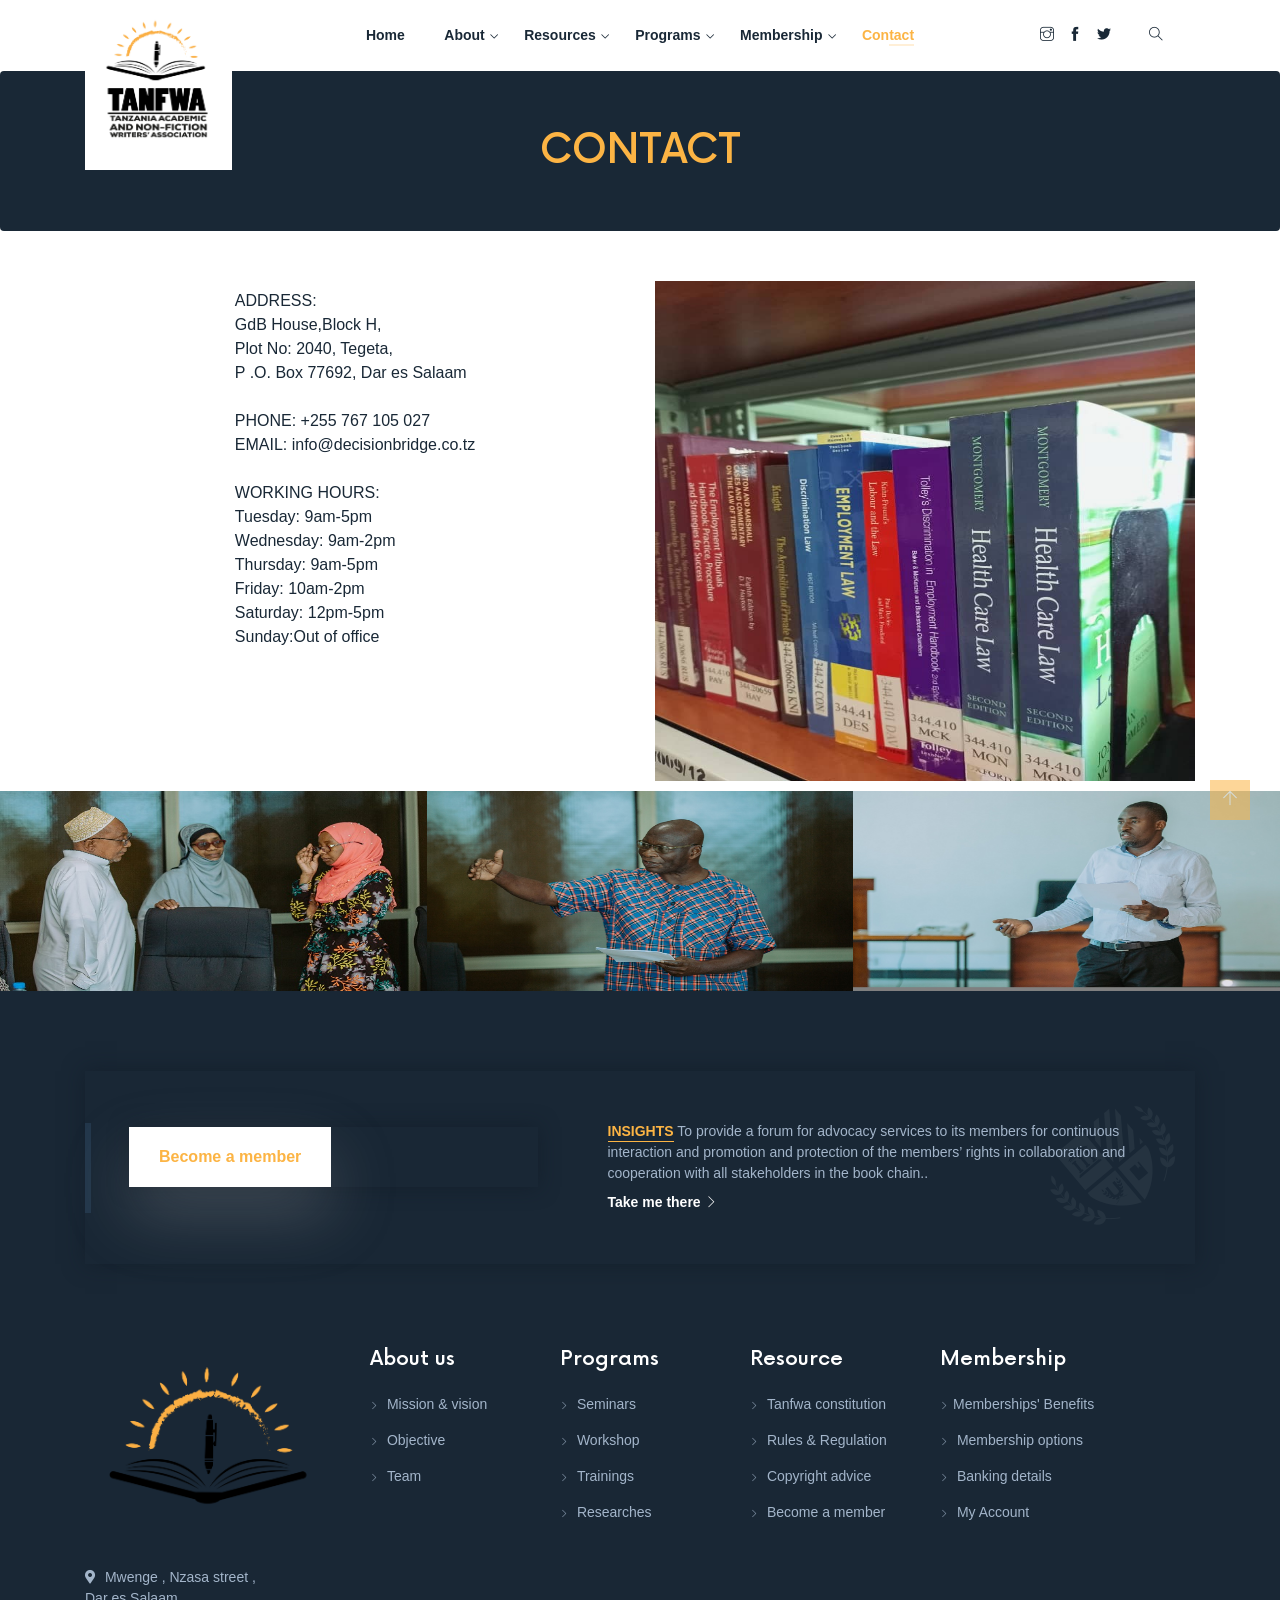
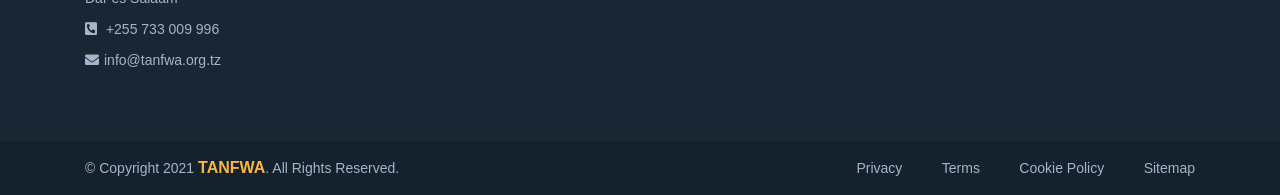
<file: contact2.html>
<!DOCTYPE html>
<html lang="en">


<!-- Mirrored from demo.tophivetheme.com/html/picwik/about.html by HTTrack Website Copier/3.x [XR&CO'2014], Tue, 15 Jun 2021 11:28:18 GMT -->
<head>
    <!-- Meta tag -->
    <meta charset="utf-8">
    <meta name="viewport" content="width=device-width, initial-scale=1, shrink-to-fit=no">
    <link rel="shortcut icon" href="assets/img/standard.png" type="image/x-icon">
    <!-- Title tag -->
    <title>TANFWA</title>
    <!-- css -->
    <link rel="stylesheet" href="assets/css/bootstrap.min.css">
    <link rel="stylesheet" href="assets/css/fontawesome.min.css">
    <link rel="stylesheet" href="assets/css/themify-icons.css">
    <link rel="stylesheet" href="assets/css/owl.carousel.min.css">
    <link rel="stylesheet" href="assets/css/jquery.fancybox.min.css">
    <link rel="stylesheet" href="assets/css/animate.css">
    <link rel="stylesheet" href="assets/css/main.css">

</head>

<body>
<!--=======================================================
                        HEADER
=========================================================-->
<header>
    <div class="container">
        <div class="row">
            <div class="col-md-4 col-lg-2">
                <div class="logo">
                    <a href="index.html">
                        <img class="logo-new" src="assets/img/FINAL_LOGO_B-03.png" style="" alt="">
                    </a>
                </div>
            </div>
            <div class="col-md-4 col-lg-8">
                <nav>
                    <ul>
                        <li><a href="index.html">Home</a></li>
                        <li><a href="about.html">About</a>
                            <ul>
                                <li><a href="mission-and-vision.html">Mission & Vision</a></li>
                                <li><a href="objectives.html">Objective & Activities</a></li>
                                <li><a href="#">Leadership</a></li>
                            </ul>
                        </li>
                        <li><a href="#">Resources</a>
                            <ul>
                                <li><a href="constitution.html">Tanfwa Constitution</a></li>
                                <li><a href="rules-and-regulations.html">Rules and Regulations</a></li>
                                <li><a href="copyright-advice.html">Copyright Advice</a></li>

                                <li><a href="fliers.html">Fliers & Posters</a></li>

                            </ul>
                        </li>

                        <li><a href="#">Programs</a>
                            <ul>
                                <li><a href="#">Seminars</a></li>
                                <li><a href="#">Workshops</a></li>
                                <li><a href="#">Trainings</a></li>
                                <li><a href="#">Researches</a></li>

                            </ul>
                        </li>


                        <!--                        <li><a href="academics.html">Academics</a></li>-->
                        <!--                        <li><a href="discover.html">Discover</a></li>-->
                        <!--                        <li><a href="history.html">History</a></li>-->
                        <!--                        <li><a href="#">Pages</a>-->
                        <!--                            <ul>-->
                        <!--                                <li><a href="apply.html">Apply</a></li>-->
                        <!--                            </ul>-->
                        <!--                        </li>-->
                        <!--                        <li><a href="news.html">News</a>-->
                        <!--                            <ul>-->
                        <!--                                <li><a href="news.html">News</a></li>-->
                        <!--                                <li><a href="news-single.html">News Single</a></li>-->
                        <!--                            </ul>-->
                        <!--                        </li>-->


                        <li><a href="#">Membership</a>
                            <ul>
                                <li><a href="membership-options.html">Membership Options</a></li>
                                <li><a href="membership-benefits.html">Membership benefits</a></li>
                                <li><a href="banking-details.html">Banking details</a></li>
                                <li><a href="signin.html">My account</a></li>

                            </ul>
                        </li>
                        <li><a class="active" href="contact2.html">Contact</a></li>

                    </ul>
                </nav>
                <div class="mobile-menu">
                    <i class="ti-menu"></i>
                    <i class="ti-close"></i>
                </div>
            </div>
            <div class="col-md-4 col-lg-2">
                <div class="social-icon">
                    <ul>
                        <li><a href="https://instagram.com/tanfwa?utm_medium=copy_link"><i class="ti-instagram"></i></a>
                        </li>
                        <li><a href="https://www.facebook.com/profile.php?id=100072322740174"><i
                                class="ti-facebook"></i></a></li>
                        <!--                        <li><a href="#"><i class="ti-google"></i></a></li>-->
                        <li><a href="https://mobile.twitter.com/tanfwa"><i class="ti-twitter-alt"></i></a></li>
                        <li class="search-icon"><a href="#"><i class="ti-search"></i></a></li>
                    </ul>
                </div>
                <div class="search">
                    <input type="search" placeholder="Search...">
                    <i class="ti-close"></i>
                </div>
            </div>
        </div>
    </div>
</header>
<!--========================================================
                        BREADCRUMB
=========================================================-->
<section class="breadcrumb " style="padding: 50px;
background: #192836;">
    <div class="container">
        <div class="row" style="justify-content: center; height: 10%;">
            <div class="col-sm-12 col-md-12 breadcrumb-custom">
                <h1 style="color:#fcb444;">
                    CONTACT
                </h1>
            </div>
            <!--            <div class="col-sm-6 col-md-6">-->
            <!--                <h2 style="color: #fcb444 "> Are you a Book Writer, Editor, Illustrator,translator-->
            <!--                    Typesetter, Graphic Designer, Publisher?</h2>-->
            <!--            </div>-->
        </div>
    </div>
</section>


<!--========================================================
                        ABOUT
=========================================================-->
<section class="mt50">
    <div class="container">

        <div class="row">
            <div  style="display: flex; justify-content: center" class="col-md-6">
                <div class="mt-2">
                    <p class="text-base w-[80%] leading-relaxed">
                        ADDRESS: <br>
                        GdB House,Block H, <br>
                        Plot No: 2040, Tegeta, <br>
                        P .O. Box 77692, Dar es Salaam <br>
                        <br>

                        PHONE: +255 767 105 027 <br>
                        EMAIL: info@decisionbridge.co.tz <br>
                        <br>
                        WORKING HOURS: <br>
                        Tuesday: 9am-5pm <br>
                        Wednesday: 9am-2pm <br>
                        Thursday: 9am-5pm <br>
                        Friday: 10am-2pm <br>
                        Saturday: 12pm-5pm <br>
                        Sunday:Out of office

                    </p>
                </div>
            </div>
            <div class="col-lg-6 wow fadeInLeft" data-wow-delay=".3s" style="height: 500px; visibility: visible; animation-delay: 0.3s; animation-name: fadeInLeft;">
                <img src="assets/img/tan/WhatsApp%20Image%202021-09-20%20at%2012.59.21.jpeg" class="h-100 w-100" alt="">
            </div>
        </div>


    </div>
</section>


<!--========================================================
                        GALLERY
=========================================================-->
<section class="gallery pt10">

    <div class="gallery-carousel owl-carousel owl-theme wow fadeInUp" data-wow-delay=".4s">
        <div class="item">
            <img src="assets/img/tan/IMG_4796.JPG" style="height:200px" alt="">
            <div class="gallery-carousel-content">
                <a href="assets/img/tan/IMG_4796.JPG" data-fancybox><i class="ti-image"></i></a>
                <h3>Join us today</h3>
            </div>
        </div>
        <div class="item">
            <img src="assets/img/tan/IMG_4630.JPG" style="height:200px" alt="">
            <div class="gallery-carousel-content">
                <a href="assets/img/tan/IMG_4630.JPG" data-fancybox><i class="ti-image"></i></a>

                <h3>Join us today</h3>
            </div>
        </div>
        <div class="item">
            <img src="assets/img/tan/IMG_4536.JPG" style="height:200px" alt="">
            <div class="gallery-carousel-content">
                <a href="assets/img/tan/IMG_4536.JPG" data-fancybox><i class="ti-image"></i></a>
                <h3>Join us today</h3>
            </div>
        </div>
        <div class="item">
            <img src="assets/img/tan/IMG_4811.JPG" style="height:200px" alt="">
            <div class="gallery-carousel-content">
                <a href="assets/img/tan/IMG_4811.JPG" data-fancybox><i class="ti-image"></i></a>
                <h3>Join us today</h3>
            </div>
        </div>
    </div>
</section>


<!--========================================================
                          FOOTER
  =========================================================-->
<footer class="pt80">
    <div class="container">
        <div class="row">
            <div class="col">
                <div class="footer-subscribe bxw2 wow fadeInUp" data-wow-delay=".2s">
                    <div class="row">
                        <div class="col-md-5">
                            <div class="input-group bxw2">
                                <!--                                <input type="text" class="form-control" placeholder="Subscribe to our newsletter">-->
                                <div class="input-group-append">
                                    <a href="./apply.html" class="btn-1 wow fadeInUp" data-wow-delay=".5s">Become a
                                        member</a>
                                    <!--                                    <button   class="input-group-text" style=" border-radius:20px; height:100px;width: 100% " >Become a member </button>-->
                                </div>
                            </div>
                        </div>
                        <div class="col-md-7">
                            <div class="footer-subscribe-content">
                                <p><a href="#" class="link">INSIGHTS </a> To provide a forum for advocacy
                                    services to its members for continuous interaction and promotion and protection of
                                    the members’ rights in collaboration and
                                    cooperation with all stakeholders in the book chain..</p>
                                <a href="#" class="link2">Take me there <i class="ti-angle-right"></i></a>
                            </div>
                        </div>
                    </div>
                </div>
            </div>
        </div>
        <div class="row mt80 mb60">
            <div class="col-md-3">
                <a href="index.html">
                    <img src="assets/img/FINAL%20LOGO-02.png" class="mb30 wow fadeInDown"
                         data-wow-delay=".2s" alt=""></a>
                <ul>
                    <li class="wow fadeInDown" data-wow-delay=".3s"><i class="fas fa-map-marker-alt"></i> Mwenge ,
                        Nzasa street ,<br>
                        Dar es Salaam
                    </li>
                    <li class="wow fadeInDown" data-wow-delay=".4s"><i class="fas fa-phone-square-alt"></i> +255 733 009
                        996
                    </li>
                    <li class="wow fadeInDown" data-wow-delay=".5s"><i class="fas fa-envelope"></i>info@tanfwa.org.tz
                    </li>
                </ul>
            </div>

            <div class="col-md-2">
                <h3 class="wow fadeInDown" data-wow-delay=".2s">About us</h3>
                <ul>
                    <li class="wow fadeInDown" data-wow-delay=".3s"><a href="mission-and-vision.html"><i
                            class="ti-angle-right"></i> Mission & vision</a>
                    </li>
                    <li class="wow fadeInDown" data-wow-delay=".4s"><a href="objectives.html"><i
                            class="ti-angle-right"></i> Objective
                    </a>
                    </li>
                    <li class="wow fadeInDown" data-wow-delay=".5s"><a href="#"><i class="ti-angle-right"></i> Team</a>
                    </li>
                </ul>
            </div>
            <div class="col-md-2">
                <h3 class="wow fadeInDown" data-wow-delay=".2s">Programs</h3>
                <ul>
                    <li class="wow fadeInDown" data-wow-delay=".3s"><a href="#"><i class="ti-angle-right"></i> Seminars</a>
                    </li>
                    <li class="wow fadeInDown" data-wow-delay=".4s"><a href="#"><i class="ti-angle-right"></i> Workshop
                    </a>
                    </li>
                    <li class="wow fadeInDown" data-wow-delay=".5s"><a href="#"><i class="ti-angle-right"></i> Trainings</a>
                    </li>
                    <li class="wow fadeInDown" data-wow-delay=".5s"><a href="#"><i class="ti-angle-right"></i>
                        Researches</a>
                    </li>
                </ul>
            </div>
            <div class="col-md-2">
                <h3 class="wow fadeInDown" data-wow-delay=".2s">Resource</h3>
                <ul>

                    <li class="wow fadeInDown" data-wow-delay=".4s"><a href="constitution.html"><i
                            class="ti-angle-right"></i> Tanfwa constitution</a>
                    </li>
                    <li class="wow fadeInDown" data-wow-delay=".5s"><a href="rules-and-regulations.html"><i
                            class="ti-angle-right"></i> Rules & Regulation</a>
                    </li>
                    <li class="wow fadeInDown" data-wow-delay=".5s"><a href="copyright-advice.html"><i
                            class="ti-angle-right"></i> Copyright advice</a>
                    </li>
                    <li class="wow fadeInDown" data-wow-delay=".5s"><a href="apply.html"><i
                            class="ti-angle-right"></i> Become a member</a>
                    </li>
                </ul>
            </div>
            <div class="col-md-2">
                <h3 class="wow fadeInDown" data-wow-delay=".2s">Membership</h3>
                <ul>
                    <li class="wow fadeInDown" data-wow-delay=".3s"><a href="membership-benefits.html"><i
                            class="ti-angle-right"></i>Memberships' Benefits</a>
                    </li>
                    <li class="wow fadeInDown" data-wow-delay=".4s"><a href="membership-options.html"><i
                            class="ti-angle-right"></i> Membership options</a>
                    </li>
                    <li class="wow fadeInDown" data-wow-delay=".4s"><a href="membership-options.html"><i
                            class="ti-angle-right"></i> Banking details</a>
                    </li>
                    <li class="wow fadeInDown" data-wow-delay=".4s"><a href="membership-options.html"><i
                            class="ti-angle-right"></i> My Account</a>
                    </li>
                </ul>
            </div>

        </div>
    </div>
    <div class="footer-bar">
        <div class="container">
            <div class="row">
                <div class="col-md-5">
                    <p>© Copyright 2021 <a href="#" class="link2">TANFWA</a>. All Rights Reserved.</p>
                </div>
                <div class="col-md-7">
                    <ul>
                        <li><a href="#">Privacy</a></li>
                        <li><a href="#">Terms</a></li>
                        <li><a href="#">Cookie Policy</a></li>
                        <li><a href="#">Sitemap</a></li>
                    </ul>
                </div>
            </div>
        </div>
    </div>
</footer>

<!--========================================================
                      Loader and toTop
=========================================================-->
<div id="preloader">
    <div class="preloader">
        <span></span>
        <span></span>
    </div>
</div>

<div id="toTop">
    <i class="ti-arrow-up"></i>
</div>

<!-- js -->
<script src="assets/js/jquery-3.3.1.min.js"></script>
<script src="assets/js/popper.min.js"></script>
<script src="assets/js/bootstrap.min.js"></script>
<script src="assets/js/owl.carousel.min.js"></script>
<script src="assets/js/jquery.fancybox.min.js"></script>
<script src="assets/js/waypoints.min.js"></script>
<script src="assets/js/jquery.counterup.min.js"></script>
<script src="assets/js/wow.min.js"></script>
<script src="assets/js/custom.js"></script>
</body>


<!-- Mirrored from demo.tophivetheme.com/html/picwik/about.html by HTTrack Website Copier/3.x [XR&CO'2014], Tue, 15 Jun 2021 11:28:19 GMT -->
</html>
</file>
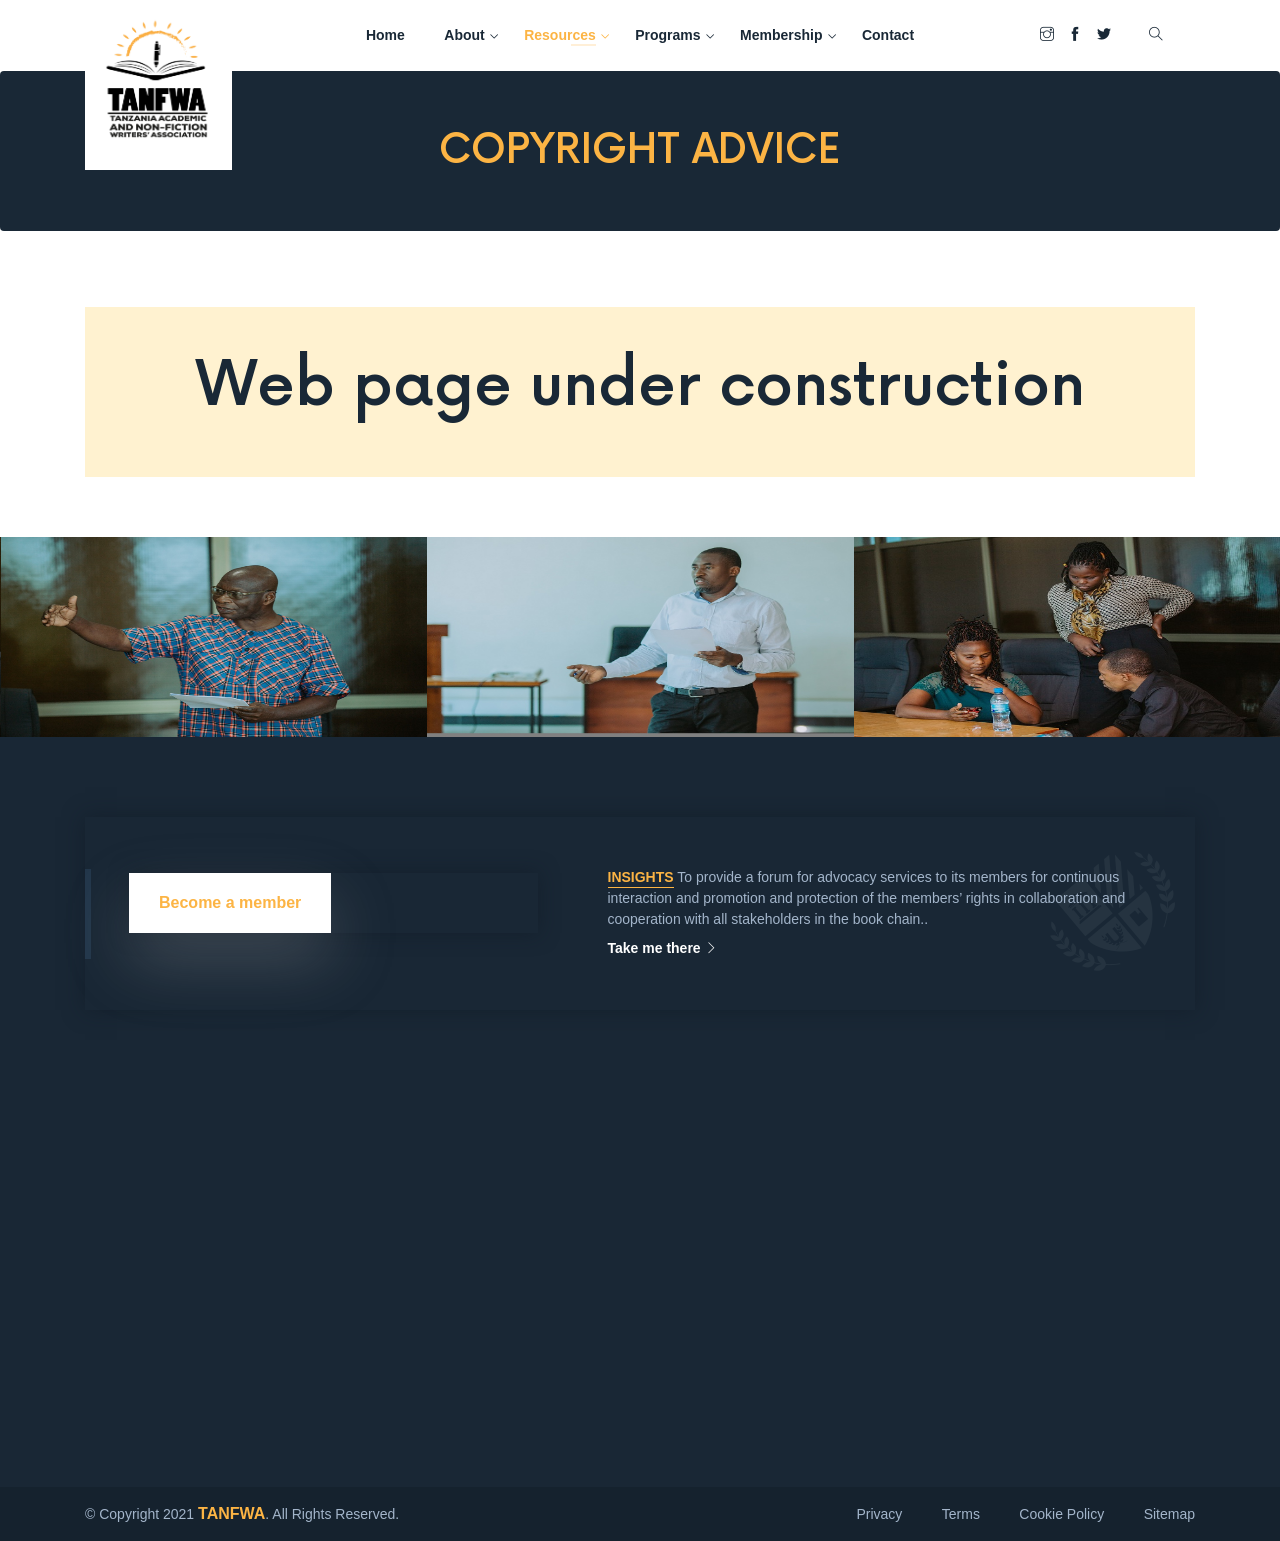
<file: copyright-advice.html>
<!DOCTYPE html>
<html lang="en">


<!-- Mirrored from demo.tophivetheme.com/html/picwik/news-single.html by HTTrack Website Copier/3.x [XR&CO'2014], Tue, 15 Jun 2021 11:28:27 GMT -->
<head>
    <!-- Meta tag -->
    <meta charset="utf-8">
    <meta name="viewport" content="width=device-width, initial-scale=1, shrink-to-fit=no">
    <link rel="shortcut icon" href="assets/img/standard.png" type="image/x-icon">
    <!-- Title tag -->
    <title>Tanfwa</title>
    <!-- css -->
    <link rel="stylesheet" href="assets/css/bootstrap.min.css">
    <link rel="stylesheet" href="assets/css/fontawesome.min.css">
    <link rel="stylesheet" href="assets/css/themify-icons.css">
    <link rel="stylesheet" href="assets/css/owl.carousel.min.css">
    <link rel="stylesheet" href="assets/css/jquery.fancybox.min.css">
    <link rel="stylesheet" href="assets/css/animate.css">
    <link rel="stylesheet" href="assets/css/main.css">

</head>

<body>
<!--=======================================================
                        HEADER
=========================================================-->
<header>
    <div class="container">
        <div class="row">
            <div class="col-md-4 col-lg-2">
                <div class="logo">
                    <a href="index.html">
                        <img class="logo-new" src="assets/img/FINAL_LOGO_B-03.png" style="" alt="">
                    </a>
                </div>
            </div>
            <div class="col-md-4 col-lg-8">
                <nav>
                    <ul>
                        <li><a href="index.html">Home</a></li>
                        <li><a href="about.html">About</a>
                            <ul>
                                <li><a href="mission-and-vision.html">Mission & Vision</a></li>
                                <li><a href="objectives.html">Objective & Activities</a></li>
                                <li><a href="#">Leadership</a></li>
                            </ul>
                        </li>
                        <li><a class="active" href="#">Resources</a>
                            <ul>
                                <li><a href="fliers.html">Fliers & Posters</a></li>
                                <li><a href="constitution.html">Tanfwa Constitution</a></li>
                                <li><a href="rules-and-regulations.html">Rules and Regulations</a></li>
                                <li><a class="active" href="copyright-advice.html">Copyright Advice</a></li>


                            </ul>
                        </li>

                        <li><a href="#">Programs</a>
                            <ul>
                                <li><a href="#">Seminars</a></li>
                                <li><a href="#">Workshops</a></li>
                                <li><a href="#">Trainings</a></li>
                                <li><a href="#">Researches</a></li>

                            </ul>
                        </li>


                        <!--                        <li><a href="academics.html">Academics</a></li>-->
                        <!--                        <li><a href="discover.html">Discover</a></li>-->
                        <!--                        <li><a href="history.html">History</a></li>-->
                        <!--                        <li><a href="#">Pages</a>-->
                        <!--                            <ul>-->
                        <!--                                <li><a href="apply.html">Apply</a></li>-->
                        <!--                            </ul>-->
                        <!--                        </li>-->
                        <!--                        <li><a href="news.html">News</a>-->
                        <!--                            <ul>-->
                        <!--                                <li><a href="news.html">News</a></li>-->
                        <!--                                <li><a href="news-single.html">News Single</a></li>-->
                        <!--                            </ul>-->
                        <!--                        </li>-->


                       <li><a href="#">Membership</a>
                            <ul>
                                <li><a href="membership-options.html">Membership Options</a></li>
                                <li><a href="membership-benefits.html">Membership benefits</a></li>
                                <li><a href="banking-details.html">Banking details</a></li>
                               <li><a href="signin.html">My account</a></li>

                            </ul>
                        </li>
                        <li><a href="contact2.html">Contact</a></li>

                    </ul>
                </nav>
                <div class="mobile-menu">
                    <i class="ti-menu"></i>
                    <i class="ti-close"></i>
                </div>
            </div>
            <div class="col-md-4 col-lg-2">
                <div class="social-icon">
                    <ul>
                        <li><a href="https://instagram.com/tanfwa?utm_medium=copy_link"><i class="ti-instagram"></i></a>
                        </li>
                        <li><a href="https://www.facebook.com/profile.php?id=100072322740174"><i
                                class="ti-facebook"></i></a></li>
                        <!--                        <li><a href="#"><i class="ti-google"></i></a></li>-->
                        <li><a href="https://mobile.twitter.com/tanfwa"><i class="ti-twitter-alt"></i></a></li>
                        <li class="search-icon"><a href="#"><i class="ti-search"></i></a></li>
                    </ul>
                </div>
                <div class="search">
                    <input type="search" placeholder="Search...">
                    <i class="ti-close"></i>
                </div>
            </div>
        </div>
    </div>
</header>
<!--========================================================
                        BREADCRUMB
=========================================================-->
<section class="breadcrumb "  style="padding: 50px;
background: #192836;">
    <div class="container">
        <div class="row">
            <div class="col-sm-12 col-md-12 breadcrumb-custom">
                <h1 style="color:#fcb444;">
                   COPYRIGHT ADVICE
                </h1>
            </div>
<!--            <div class="col-sm-6 col-md-6">-->
<!--                <h2 style="color: #fcb444 "> Are you a Book Writer, Editor, Illustrator,translator-->
<!--                    Typesetter, Graphic Designer, Publisher?</h2>-->
<!--            </div>-->

        </div>
    </div>
</section>
<!--========================================================
                      NEWS
=========================================================-->
<section class="news-single pt60 pb50">
    <div class="container">
        <div class="row">
            <div class="col">
                <!--                <div class="font-weight-bold">-->
                <!--                    Published on <span class="c-yellow">27 Mar 2021</span>-->
                <!--                </div>-->
                <!--                <h1>Copy right advice</h1>-->
                <!--                <p>The International Authors-->
                <!--                    Forum (IAF) is pleased to announce the signing of a-->
                <!--                    Memorandum of Understanding (MoU) with the World-->
                <!--                    Intellectual Property Organization (WIPO).-->
                <!--                    The agreement was signed was signed by Daren Tang,-->
                <!--                    Director General WIPO, and John Degen, Chair IAF-->
                <!--                    Steering Committee, on 18 March 2021 and aims to-->
                <!--                    ensure authors can continue to contribute to the-->
                <!--                    cultural richness and diversity of the world, by-->
                <!--                    promoting the protection of intellectual property-->
                <!--                    (IP), the development and management of related-->
                <!--                    rights and to contribute to the enforcement of-->
                <!--                    those rights around the world.</p>-->
                <!--                <p class="mt-3" >-->
                <!--                    The MoU focuses on enhancing cooperation-->
                <!--                    for both organisations in the area of IP, which includes the-->
                <!--                    exchange of relevant information regarding programmes,-->
                <!--                    publications and documents relating to their common objectives.-->
                <!--                    IAF and WIPO will work together to cultivate and progress authors’-->
                <!--                    rights, collective management of such rights and their contribution-->
                <!--                    towards the expansion of the creative industry. The two-->
                <!--                    organisations will meet regularly and consult each other about-->
                <!--                    issues of-->
                <!--                    concern and evaluate the process of aforementioned activities.-->
                <!--                </p>-->
                <div class="quote d-flex wow fadeInUp" style="display: flex;
                justify-content: center;
                 align-items: center" data-wow-delay=".3s"
                     style="visibility: visible; animation-delay: 0.3s; animation-name: fadeInUp;">

                    <h1>
                        Web page under construction
                    </h1>
                </div>


            </div>
        </div>
    </div>

</section>


<!--========================================================
                        GALLERY
=========================================================-->
<section class="gallery pt10">

    <div class="gallery-carousel owl-carousel owl-theme wow fadeInUp" data-wow-delay=".4s">
        <div class="item">
            <img src="assets/img/tan/IMG_4796.JPG" style="height:200px" alt="">
            <div class="gallery-carousel-content">
                <a href="assets/img/tan/IMG_4796.JPG" data-fancybox><i class="ti-image"></i></a>
                <h3>Join us today</h3>
            </div>
        </div>
        <div class="item">
            <img src="assets/img/tan/IMG_4630.JPG" style="height:200px" alt="">
            <div class="gallery-carousel-content">
                <a href="assets/img/tan/IMG_4630.JPG" data-fancybox><i class="ti-image"></i></a>

                <h3>Join us today</h3>
            </div>
        </div>
        <div class="item">
            <img src="assets/img/tan/IMG_4536.JPG" style="height:200px" alt="">
            <div class="gallery-carousel-content">
                <a href="assets/img/tan/IMG_4536.JPG" data-fancybox><i class="ti-image"></i></a>
                <h3>Join us today</h3>
            </div>
        </div>
        <div class="item">
            <img src="assets/img/tan/IMG_4811.JPG" style="height:200px" alt="">
            <div class="gallery-carousel-content">
                <a href="assets/img/tan/IMG_4811.JPG" data-fancybox><i class="ti-image"></i></a>
                <h3>Join us today</h3>
            </div>
        </div>
    </div>
</section>

<!--========================================================
                          FOOTER
  =========================================================-->
<footer class="pt80">
    <div class="container">
        <div class="row">
            <div class="col">
                <div class="footer-subscribe bxw2 wow fadeInUp" data-wow-delay=".2s">
                    <div class="row">
                        <div class="col-md-5">
                            <div class="input-group bxw2">
                                <!--                                <input type="text" class="form-control" placeholder="Subscribe to our newsletter">-->
                                <div class="input-group-append">
                                    <a href="./apply.html" class="btn-1 wow fadeInUp" data-wow-delay=".5s">Become a
                                        member</a>
                                    <!--                                    <button   class="input-group-text" style=" border-radius:20px; height:100px;width: 100% " >Become a member </button>-->
                                </div>
                            </div>
                        </div>
                        <div class="col-md-7">
                            <div class="footer-subscribe-content">
                                <p><a href="#" class="link">INSIGHTS </a> To provide a forum for advocacy
                                    services to its members for continuous interaction and promotion and protection of
                                    the members’ rights in collaboration and
                                    cooperation with all stakeholders in the book chain..</p>
                                <a href="#" class="link2">Take me there <i class="ti-angle-right"></i></a>
                            </div>
                        </div>
                    </div>
                </div>
            </div>
        </div>
        <div class="row mt80 mb60">
            <div class="col-md-3">
                <a href="index.html">
                    <img src="assets/img/FINAL%20LOGO-02.png" class="mb30 wow fadeInDown"
                         data-wow-delay=".2s" alt=""></a>
                <ul>
                    <li class="wow fadeInDown" data-wow-delay=".3s"><i class="fas fa-map-marker-alt"></i> Mwenge ,
                        Nzasa street ,<br>
                        Dar es Salaam
                    </li>
                    <li class="wow fadeInDown" data-wow-delay=".4s"><i class="fas fa-phone-square-alt"></i> +255 733 009
                        996
                    </li>
                    <li class="wow fadeInDown" data-wow-delay=".5s"><i class="fas fa-envelope"></i>info@tanfwa.org.tz
                    </li>
                </ul>
            </div>

            <div class="col-md-2">
                <h3 class="wow fadeInDown" data-wow-delay=".2s">About us</h3>
                <ul>
                    <li class="wow fadeInDown" data-wow-delay=".3s"><a href="mission-and-vision.html"><i
                            class="ti-angle-right"></i> Mission & vision</a>
                    </li>
                    <li class="wow fadeInDown" data-wow-delay=".4s"><a href="objectives.html"><i
                            class="ti-angle-right"></i> Objective
                    </a>
                    </li>
                    <li class="wow fadeInDown" data-wow-delay=".5s"><a href="#"><i class="ti-angle-right"></i> Team</a>
                    </li>
                </ul>
            </div>
            <div class="col-md-2">
                <h3 class="wow fadeInDown" data-wow-delay=".2s">Programs</h3>
                <ul>
                    <li class="wow fadeInDown" data-wow-delay=".3s"><a href="#"><i class="ti-angle-right"></i> Seminars</a>
                    </li>
                    <li class="wow fadeInDown" data-wow-delay=".4s"><a href="#"><i class="ti-angle-right"></i> Workshop
                    </a>
                    </li>
                    <li class="wow fadeInDown" data-wow-delay=".5s"><a href="#"><i class="ti-angle-right"></i> Trainings</a>
                    </li>
                    <li class="wow fadeInDown" data-wow-delay=".5s"><a href="#"><i class="ti-angle-right"></i>
                        Researches</a>
                    </li>
                </ul>
            </div>
            <div class="col-md-2">
                <h3 class="wow fadeInDown" data-wow-delay=".2s">Resource</h3>
                <ul>

                    <li class="wow fadeInDown" data-wow-delay=".4s"><a href="constitution.html"><i
                            class="ti-angle-right"></i> Tanfwa constitution</a>
                    </li>
                    <li class="wow fadeInDown" data-wow-delay=".5s"><a href="rules-and-regulations.html"><i
                            class="ti-angle-right"></i> Rules & Regulation</a>
                    </li>
                    <li class="wow fadeInDown" data-wow-delay=".5s"><a href="copyright-advice.html"><i
                            class="ti-angle-right"></i> Copyright advice</a>
                    </li>
                    <li class="wow fadeInDown" data-wow-delay=".5s"><a href="apply.html"><i
                            class="ti-angle-right"></i> Become a member</a>
                    </li>
                </ul>
            </div>
            <div class="col-md-2">
                <h3 class="wow fadeInDown" data-wow-delay=".2s">Membership</h3>
                <ul>
                    <li class="wow fadeInDown" data-wow-delay=".3s"><a href="membership-benefits.html"><i
                            class="ti-angle-right"></i>Memberships' Benefits</a>
                    </li>
                    <li class="wow fadeInDown" data-wow-delay=".4s"><a href="membership-options.html"><i
                            class="ti-angle-right"></i> Membership options</a>
                    </li>
                    <li class="wow fadeInDown" data-wow-delay=".4s"><a href="membership-options.html"><i
                            class="ti-angle-right"></i> Banking details</a>
                    </li>
                    <li class="wow fadeInDown" data-wow-delay=".4s"><a href="membership-options.html"><i
                            class="ti-angle-right"></i> My Account</a>
                    </li>
                </ul>
            </div>

        </div>
    </div>
    <div class="footer-bar">
        <div class="container">
            <div class="row">
                <div class="col-md-5">
                    <p>© Copyright 2021 <a href="#" class="link2">TANFWA</a>. All Rights Reserved.</p>
                </div>
                <div class="col-md-7">
                    <ul>
                        <li><a href="#">Privacy</a></li>
                        <li><a href="#">Terms</a></li>
                        <li><a href="#">Cookie Policy</a></li>
                        <li><a href="#">Sitemap</a></li>
                    </ul>
                </div>
            </div>
        </div>
    </div>
</footer>
<!--========================================================
                      Loader and toTop
=========================================================-->
<div id="preloader">
    <div class="preloader">
        <span></span>
        <span></span>
    </div>
</div>

<div id="toTop">
    <i class="ti-arrow-up"></i>
</div>

<!-- js -->
<script src="assets/js/jquery-3.3.1.min.js"></script>
<script src="assets/js/popper.min.js"></script>
<script src="assets/js/bootstrap.min.js"></script>
<script src="assets/js/owl.carousel.min.js"></script>
<script src="assets/js/jquery.fancybox.min.js"></script>
<script src="assets/js/waypoints.min.js"></script>
<script src="assets/js/jquery.counterup.min.js"></script>
<script src="assets/js/wow.min.js"></script>
<script src="assets/js/custom.js"></script>
</body>


<!-- Mirrored from demo.tophivetheme.com/html/picwik/news-single.html by HTTrack Website Copier/3.x [XR&CO'2014], Tue, 15 Jun 2021 11:28:28 GMT -->
</html>
</file>
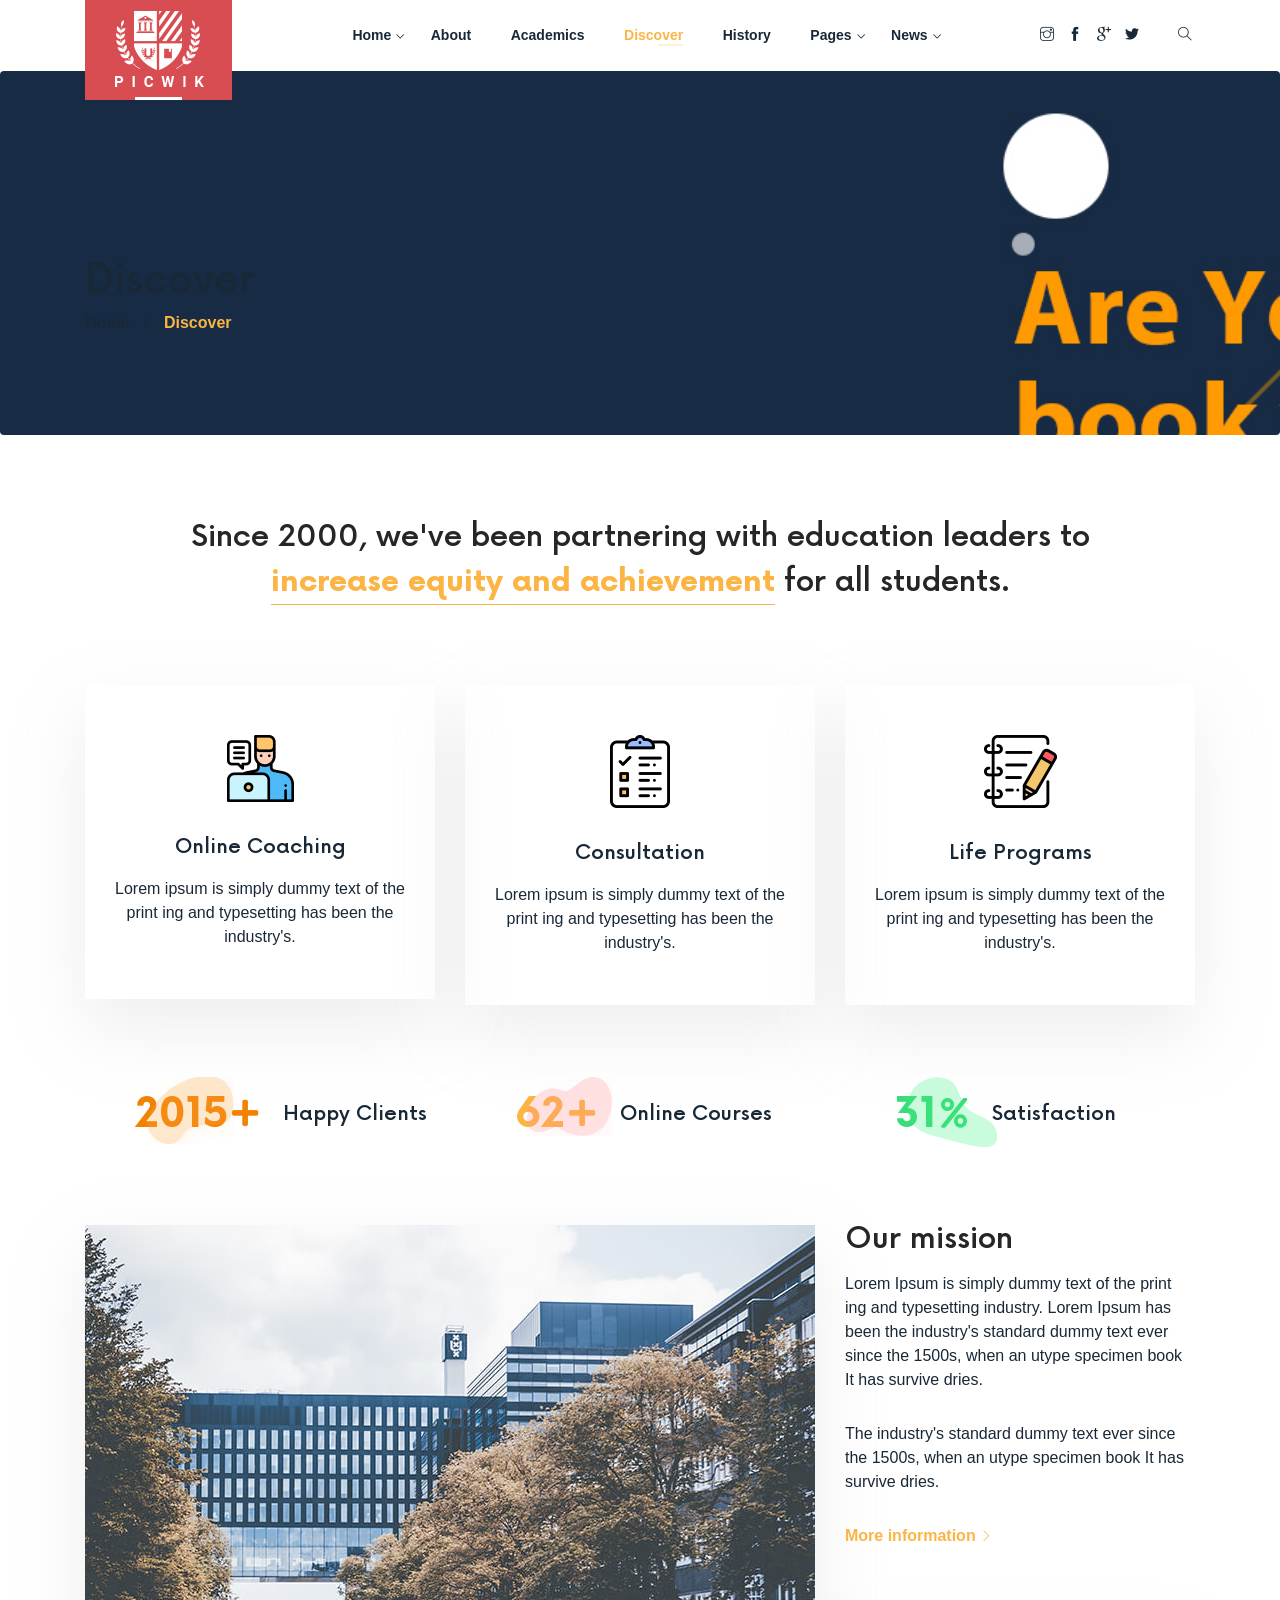
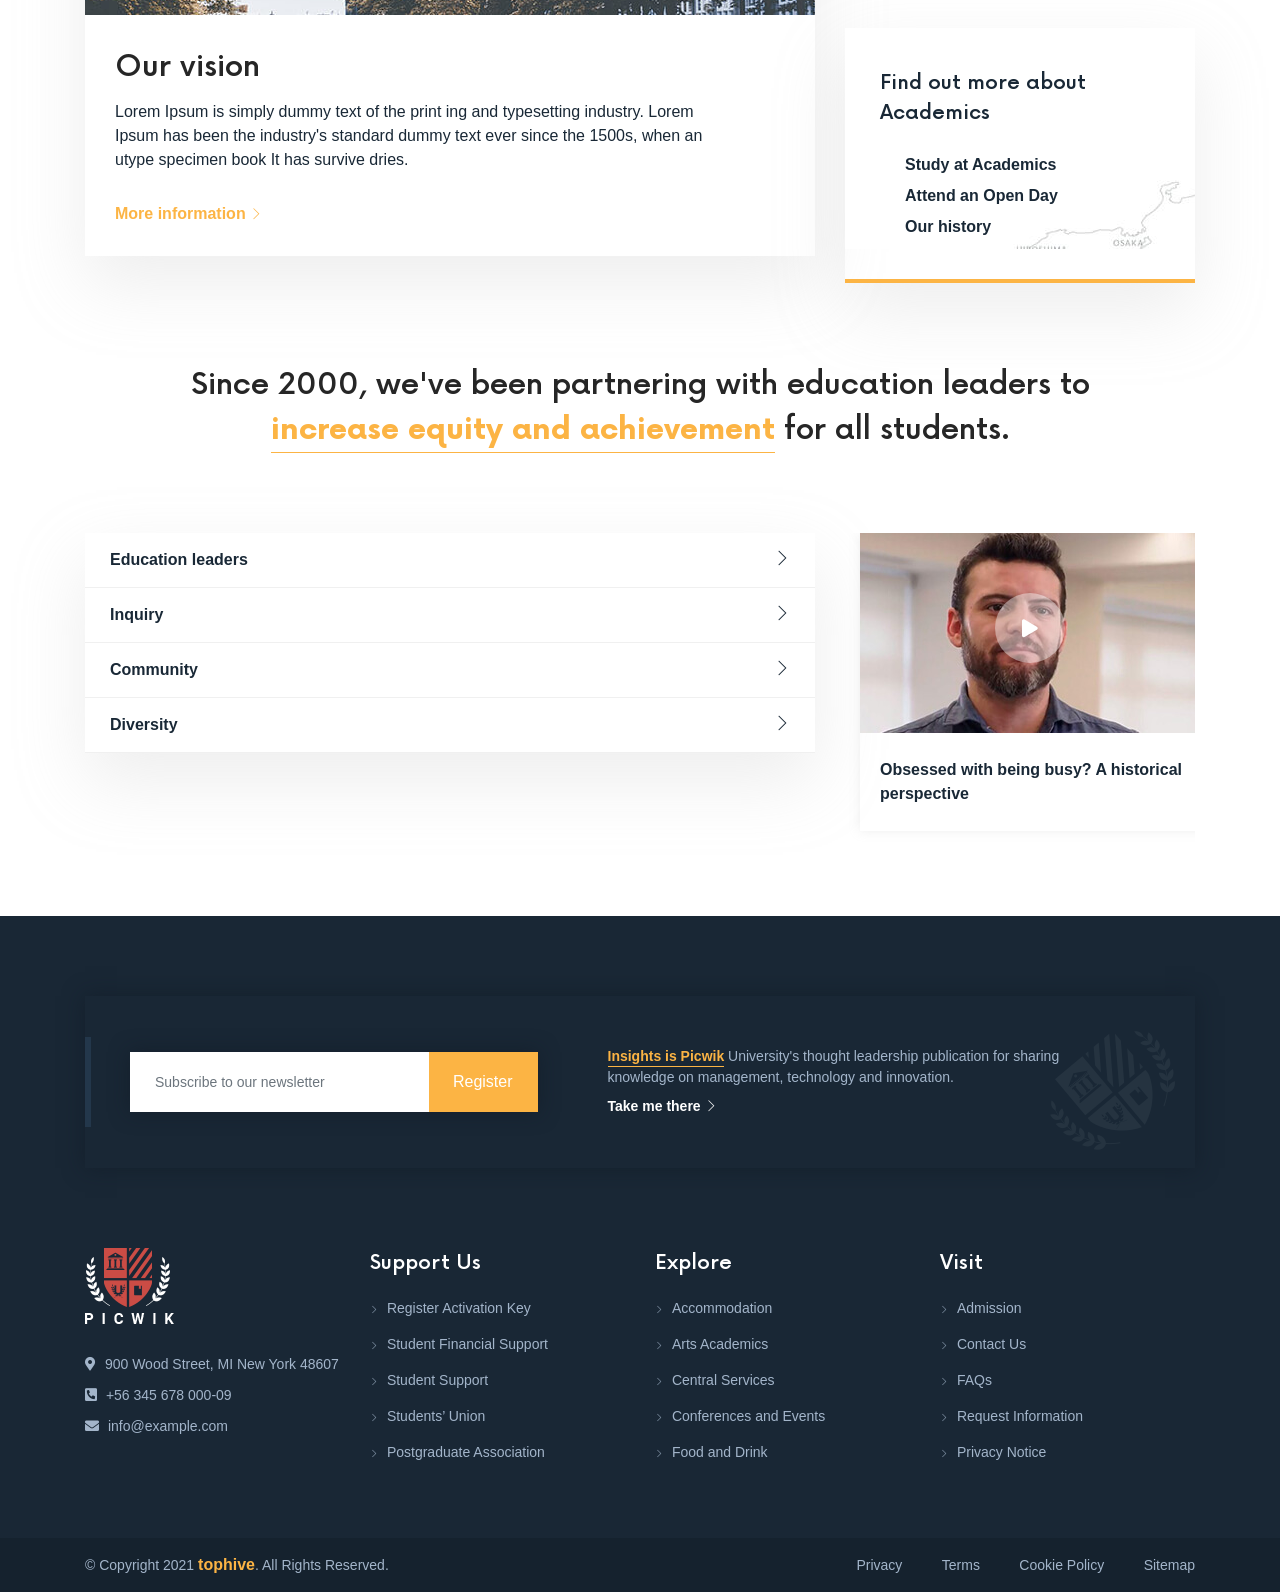
<file: discover.html>
<!DOCTYPE html>
<html lang="en">


<!-- Mirrored from demo.tophivetheme.com/html/picwik/discover.html by HTTrack Website Copier/3.x [XR&CO'2014], Tue, 15 Jun 2021 11:28:19 GMT -->
<head>
  <!-- Meta tag -->
  <meta charset="utf-8">
  <meta name="viewport" content="width=device-width, initial-scale=1, shrink-to-fit=no">
  <link rel="shortcut icon" href="assets/img/standard.png" type="image/x-icon">
  <!-- Title tag -->
  <title>Tanfwa</title>
  <!-- css -->
  <link rel="stylesheet" href="assets/css/bootstrap.min.css">
  <link rel="stylesheet" href="assets/css/fontawesome.min.css">
  <link rel="stylesheet" href="assets/css/themify-icons.css">
  <link rel="stylesheet" href="assets/css/owl.carousel.min.css">
  <link rel="stylesheet" href="assets/css/jquery.fancybox.min.css">
  <link rel="stylesheet" href="assets/css/animate.css">
  <link rel="stylesheet" href="assets/css/main.css">

</head>

<body>
  <!--=======================================================
                          HEADER
  =========================================================-->
  <header>
    <div class="container">
      <div class="row">
        <div class="col-md-4 col-lg-2">
          <div class="logo">
            <a href="index-2.html">
              <img src="assets/img/logo.png" alt="">
            </a>
          </div>
        </div>
        <div class="col-md-4 col-lg-8">
          <nav>
            <ul>
              <li><a href="index-2.html">Home</a>
                <ul>
                  <li><a href="index-2.html">Home 1</a></li>
                  <li><a href="home-2.html">Home 2</a></li>
                  <li><a href="home-3.html">Home 3</a></li>
                </ul>
              </li>
              <li><a href="about.html">About</a></li>
              <li><a href="academics.html">Academics</a></li>
              <li><a class="active" href="discover.html">Discover</a></li>
              <li><a href="history.html">History</a></li>
              <li><a href="#">Pages</a>
                <ul>
                  <li><a href="apply.html">Apply</a></li>
                </ul>
              </li>
              <li><a href="news.html">News</a>
                <ul>
                  <li><a href="news.html">News</a></li>
                  <li><a href="news-single.html">News Single</a></li>
                </ul>
              </li>
            </ul>
          </nav>
          <div class="mobile-menu">
            <i class="ti-menu"></i>
            <i class="ti-close"></i>
          </div>
        </div>
        <div class="col-md-4 col-lg-2">
          <div class="social-icon">
            <ul>
              <li><a href="#"><i class="ti-instagram"></i></a></li>
              <li><a href="#"><i class="ti-facebook"></i></a></li>
              <li><a href="#"><i class="ti-google"></i></a></li>
               <li><a href="https://mobile.twitter.com/tanfwa"><i class="ti-twitter-alt"></i></a></li>
              <li class="search-icon"><a href="#"><i class="ti-search"></i></a></li>
            </ul>
          </div>
          <div class="search">
            <input type="search" placeholder="Search...">
            <i class="ti-close"></i>
          </div>
        </div>
      </div>
    </div>
  </header>
  <!--========================================================
                          BREADCRUMB
  =========================================================-->
  <section class="breadcrumb breadcrumb-img">
    <div class="container">
      <div class="row">
        <div class="col">
          <h1>Discover</h1>
          <ul>
            <li><a href="index-2.html">Home</a></li>
            <li>Discover</li>
          </ul>
        </div>
      </div>
    </div>
  </section>
  <!--========================================================
                        DISCOVER
  =========================================================-->
  <div class="container mt80">
    <div class="row">
      <div class="col">
        <h2 class="wow fadeInUp title-big" data-wow-delay=".3s">Since 2000, we've been partnering with education leaders
          to <br>
          <a href="#" class="link">increase equity
            and achievement</a> for all students.</h2>
      </div>
    </div>
  </div>

  <div class="container mt80">
    <div class="row">
      <div class="col-md-4">
        <div class="feature-item bxw wow fadeInUp hoverpop" data-wow-delay=".6s">
          <img src="assets/img/icon1.png" alt="">
          <h3> <a href="#">Online Coaching</a></h3>
          <p>Lorem ipsum is simply dummy text of the print ing and typesetting
            has been the industry's.</p>
        </div>
      </div>
      <div class="col-md-4">
        <div class="feature-item bxw wow fadeInUp hoverpop" data-wow-delay=".7s">
          <img src="assets/img/icon2.png" alt="">
          <h3> <a href="#">Consultation</a></h3>
          <p>Lorem ipsum is simply dummy text of the print ing and typesetting
            has been the industry's.</p>
        </div>
      </div>
      <div class="col-md-4">
        <div class="feature-item bxw wow fadeInUp hoverpop" data-wow-delay=".8s">
          <img src="assets/img/icon3.png" alt="">
          <h3> <a href="#">Life Programs</a></h3>
          <p>Lorem ipsum is simply dummy text of the print ing and typesetting
            has been the industry's.</p>
        </div>
      </div>
    </div>
  </div>

  <div class="counter mt40 mb80 wow fadeInUp" data-wow-delay=".3s">
    <div class="container">
      <div class="row">
        <div class="col-md-4">
          <h2 class="c-orange"><span>6500</span> <i class="fas fa-plus"></i> <strong>Happy Clients</strong></h2>
          <img src="assets/img/counter-shape-1.png" alt="">
        </div>
        <div class="col-md-4">
          <h2 class="c-red"><span>200</span> <i class="fas fa-plus"></i> <strong>Online Courses</strong></h2>
          <img src="assets/img/counter-shape-2.png" alt="">
        </div>
        <div class="col-md-4">
          <h2 class="c-green"><span>100</span> <i class="fas fa-percent"></i> <strong>Satisfaction</strong></h2>
          <img src="assets/img/counter-shape-3.png" alt="">
        </div>
      </div>
    </div>
  </div>
  <!--========================================================
                          ABOUT
  =========================================================-->
  <section class="mt80">
    <div class="container">
      <div class="row">
        <div class="col-md-8 wow fadeInUp" data-wow-delay=".3s">
          <div class="bxw">
            <div class="item-with-img">
              <img src="assets/img/mission.jpg" alt="">
              <div class="item-text">
                <h2>Our vision</h2>
                <p>Lorem Ipsum is simply dummy text of the print ing and typesetting industry. Lorem <br> Ipsum has been
                  the
                  industry's standard dummy text ever since the 1500s, when an <br> utype specimen book It has survive
                  dries.
                </p>
                <a href="#" class="link2">More information <i class="ti-angle-right"></i></a>
              </div>
            </div>
          </div>
        </div>
        <div class="col-md-4 rmt70">
          <div class="wow fadeInUp" data-wow-delay=".4s">
            <h2 class="mb10 mt-8">Our mission</h2>
            <p>Lorem Ipsum is simply dummy text of the print ing and typesetting industry. Lorem Ipsum has been the
              industry's standard dummy text ever since the 1500s, when an utype specimen book It has survive dries.</p>

            <p class="mtb30">The industry's standard dummy text ever since the 1500s, when an utype specimen book It has
              survive dries.</p>
            <a href="#" class="link2">More information <i class="ti-angle-right"></i></a>
          </div>

          <div class="curriculum-list bxw mt80 wow fadeInUp" data-wow-delay=".3s">
            <h3>Find out more about Academics</h3>
            <ul>
              <li><a href="#" class="link2"> Study at Academics</a></li>
              <li><a href="#" class="link2"> Attend an Open Day</a></li>
              <li><a href="#" class="link2"> Our history</a></li>
            </ul>
          </div>
        </div>
      </div>
      <div class="row mt80">
        <div class="col">
          <h2 class="wow fadeInUp title-big" data-wow-delay=".3s">Since 2000, we've been partnering with education
            leaders to <br>
            <a href="#" class="link">increase equity
              and achievement</a> for all students.</h2>
        </div>
      </div>
    </div>
  </section>
  <!--========================================================
                        CURRICULUM
  =========================================================-->
  <div class="curriculum mb70 mt80">
    <div class="container">
      <div class="row">
        <div class="col-md-8">
          <div class="wow fadeInUp" data-wow-delay=".3s">
            <div class="accordion-container bxw">
              <div class="set">
                <a href="#">
                  Education leaders
                  <i class="ti-angle-right"></i>
                </a>
                <div class="content">
                  <p>The standard chunk of Lorem Ipsum used since the 1500s is reproduced below for those interested.
                    Sections 1.10.32 and 1.10.33 from "de Finibus Bonorum et Malorum" by Cicero are also reproduced in
                    their exact original form, accompanied.</p>
                </div>
              </div>
              <div class="set">
                <a href="#">
                  Inquiry
                  <i class="ti-angle-right"></i>
                </a>
                <div class="content">
                  <p>The standard chunk of Lorem Ipsum used since the 1500s is reproduced below for those interested.
                    Sections 1.10.32 and 1.10.33 from "de Finibus Bonorum et Malorum" by Cicero are also reproduced in
                    their exact original form, accompanied.</p>
                </div>
              </div>
              <div class="set">
                <a href="#">
                  Community
                  <i class="ti-angle-right"></i>
                </a>
                <div class="content">
                  <p>The standard chunk of Lorem Ipsum used since the 1500s is reproduced below for those interested.
                    Sections 1.10.32 and 1.10.33 from "de Finibus Bonorum et Malorum" by Cicero are also reproduced in
                    their exact original form, accompanied.</p>
                </div>
              </div>
              <div class="set">
                <a href="#">
                  Diversity
                  <i class="ti-angle-right"></i>
                </a>
                <div class="content">
                  <p>The standard chunk of Lorem Ipsum used since the 1500s is reproduced below for those interested.
                    Sections 1.10.32 and 1.10.33 from "de Finibus Bonorum et Malorum" by Cicero are also reproduced in
                    their exact original form, accompanied.</p>
                </div>
              </div>
            </div>
          </div>
        </div>
        <div class="col-md-4 wow fadeInUp" data-wow-delay=".4s">
          <div class="our-value-carousel-2 rmt40 our-value owl-carousel owl-theme">
            <div class="item">
              <div class="our-value-img">
                <img src="assets/img/value-video-1.jpg" alt="">
                <i data-src="https://www.youtube.com/watch?v=9xwazD5SyVg" data-fancybox class="fas fa-play"></i>
              </div>
              <a href="#">Obsessed with being busy?
                A historical perspective</a>
            </div>
            <div class="item">
              <div class="our-value-img">
                <img src="assets/img/value-video-2.jpg" alt="">
                <i data-src="https://www.youtube.com/watch?v=9xwazD5SyVg" data-fancybox class="fas fa-play"></i>
              </div>
              <a href="#">Swearing reduces pain but
                using a taboo hand...</a>
            </div>
            <div class="item">
              <div class="our-value-img">
                <img src="assets/img/value-video-3.jpg" alt="">
                <i data-src="https://www.youtube.com/watch?v=9xwazD5SyVg" data-fancybox class="fas fa-play"></i>
              </div>
              <a href="#">Peer pressure changes how
                teens tackle inequality</a>
            </div>
          </div>
        </div>
      </div>
    </div>
  </div>
  
  <!--========================================================
                          FOOTER
  =========================================================-->
  <footer class="pt80">
    <div class="container">
      <div class="row">
        <div class="col">
          <div class="footer-subscribe bxw2 wow fadeInUp" data-wow-delay=".2s">
            <div class="row">
              <div class="col-md-5">
                <div class="input-group bxw2">
                  <input type="text" class="form-control" placeholder="Subscribe to our newsletter">
                  <div class="input-group-append">
                    <button class="input-group-text">Register</button>
                  </div>
                </div>
              </div>
              <div class="col-md-7">
                <div class="footer-subscribe-content">
                  <p><a href="#" class="link">Insights is Picwik</a> University's thought leadership publication for
                    sharing knowledge on management, technology and innovation.</p>
                  <a href="#" class="link2">Take me there <i class="ti-angle-right"></i></a>
                </div>
              </div>
            </div>
          </div>
        </div>
      </div>
      <div class="row mt80 mb60">
        <div class="col-md-3">
          <a href="index-2.html"><img src="assets/img/footer-logo.png" class="mb30 wow fadeInDown" data-wow-delay=".2s"
              alt=""></a>
          <ul>
            <li class="wow fadeInDown" data-wow-delay=".3s"><i class="fas fa-map-marker-alt"></i> 900 Wood Street, MI
              New York 48607</li>
            <li class="wow fadeInDown" data-wow-delay=".4s"><i class="fas fa-phone-square-alt"></i> +56 345 678 000-09
            </li>
            <li class="wow fadeInDown" data-wow-delay=".5s"><i class="fas fa-envelope"></i> info@example.com</li>
          </ul>
        </div>
        <div class="col-md-3">
          <h3 class="wow fadeInDown" data-wow-delay=".2s">Support Us</h3>
          <ul>
            <li class="wow fadeInDown" data-wow-delay=".3s"><a href="#"><i class="ti-angle-right"></i> Register
                Activation Key</a></li>
            <li class="wow fadeInDown" data-wow-delay=".4s"><a href="#"><i class="ti-angle-right"></i> Student Financial
                Support</a></li>
            <li class="wow fadeInDown" data-wow-delay=".5s"><a href="#"><i class="ti-angle-right"></i> Student
                Support</a></li>
            <li class="wow fadeInDown" data-wow-delay=".6s"><a href="#"><i class="ti-angle-right"></i> Students’
                Union</a></li>
            <li class="wow fadeInDown" data-wow-delay=".7s"><a href="#"><i class="ti-angle-right"></i> Postgraduate
                Association</a></li>
          </ul>
        </div>
        <div class="col-md-3">
          <h3 class="wow fadeInDown" data-wow-delay=".2s">Explore</h3>
          <ul>
            <li class="wow fadeInDown" data-wow-delay=".3s"><a href="#"><i class="ti-angle-right"></i> Accommodation</a>
            </li>
            <li class="wow fadeInDown" data-wow-delay=".4s"><a href="#"><i class="ti-angle-right"></i> Arts
                Academics</a></li>
            <li class="wow fadeInDown" data-wow-delay=".5s"><a href="#"><i class="ti-angle-right"></i> Central
                Services</a></li>
            <li class="wow fadeInDown" data-wow-delay=".6s"><a href="#"><i class="ti-angle-right"></i> Conferences and
                Events</a></li>
            <li class="wow fadeInDown" data-wow-delay=".7s"><a href="#"><i class="ti-angle-right"></i> Food and
                Drink</a></li>
          </ul>
        </div>
        <div class="col-md-3">
          <h3 class="wow fadeInDown" data-wow-delay=".2s">Visit</h3>
          <ul>
            <li class="wow fadeInDown" data-wow-delay=".3s"><a href="#"><i class="ti-angle-right"></i> Admission</a>
            </li>
            <li class="wow fadeInDown" data-wow-delay=".4s"><a href="#"><i class="ti-angle-right"></i> Contact Us</a>
            </li>
            <li class="wow fadeInDown" data-wow-delay=".5s"><a href="#"><i class="ti-angle-right"></i> FAQs</a></li>
            <li class="wow fadeInDown" data-wow-delay=".6s"><a href="#"><i class="ti-angle-right"></i> Request
                Information</a></li>
            <li class="wow fadeInDown" data-wow-delay=".7s"><a href="#"><i class="ti-angle-right"></i> Privacy
                Notice</a></li>
          </ul>
        </div>
      </div>
    </div>
    <div class="footer-bar">
      <div class="container">
        <div class="row">
          <div class="col-md-5">
            <p>© Copyright 2021 <a href="#" class="link2">tophive</a>. All Rights Reserved.</p>
          </div>
          <div class="col-md-7">
            <ul>
              <li><a href="#">Privacy</a></li>
              <li><a href="#">Terms</a></li>
              <li><a href="#">Cookie Policy</a></li>
              <li><a href="#">Sitemap</a></li>
            </ul>
          </div>
        </div>
      </div>
    </div>
  </footer>
  <!--========================================================
                        Loader and toTop
  =========================================================-->
  <div id="preloader">
    <div class="preloader">
      <span></span>
      <span></span>
    </div>
  </div>

  <div id="toTop">
    <i class="ti-arrow-up"></i>
  </div>

  <!-- js -->
  <script src="assets/js/jquery-3.3.1.min.js"></script>
  <script src="assets/js/popper.min.js"></script>
  <script src="assets/js/bootstrap.min.js"></script>
  <script src="assets/js/owl.carousel.min.js"></script>
  <script src="assets/js/jquery.fancybox.min.js"></script>
  <script src="assets/js/waypoints.min.js"></script>
  <script src="assets/js/jquery.counterup.min.js"></script>
  <script src="assets/js/wow.min.js"></script>
  <script src="assets/js/custom.js"></script>
</body>


<!-- Mirrored from demo.tophivetheme.com/html/picwik/discover.html by HTTrack Website Copier/3.x [XR&CO'2014], Tue, 15 Jun 2021 11:28:19 GMT -->
</html>
</file>
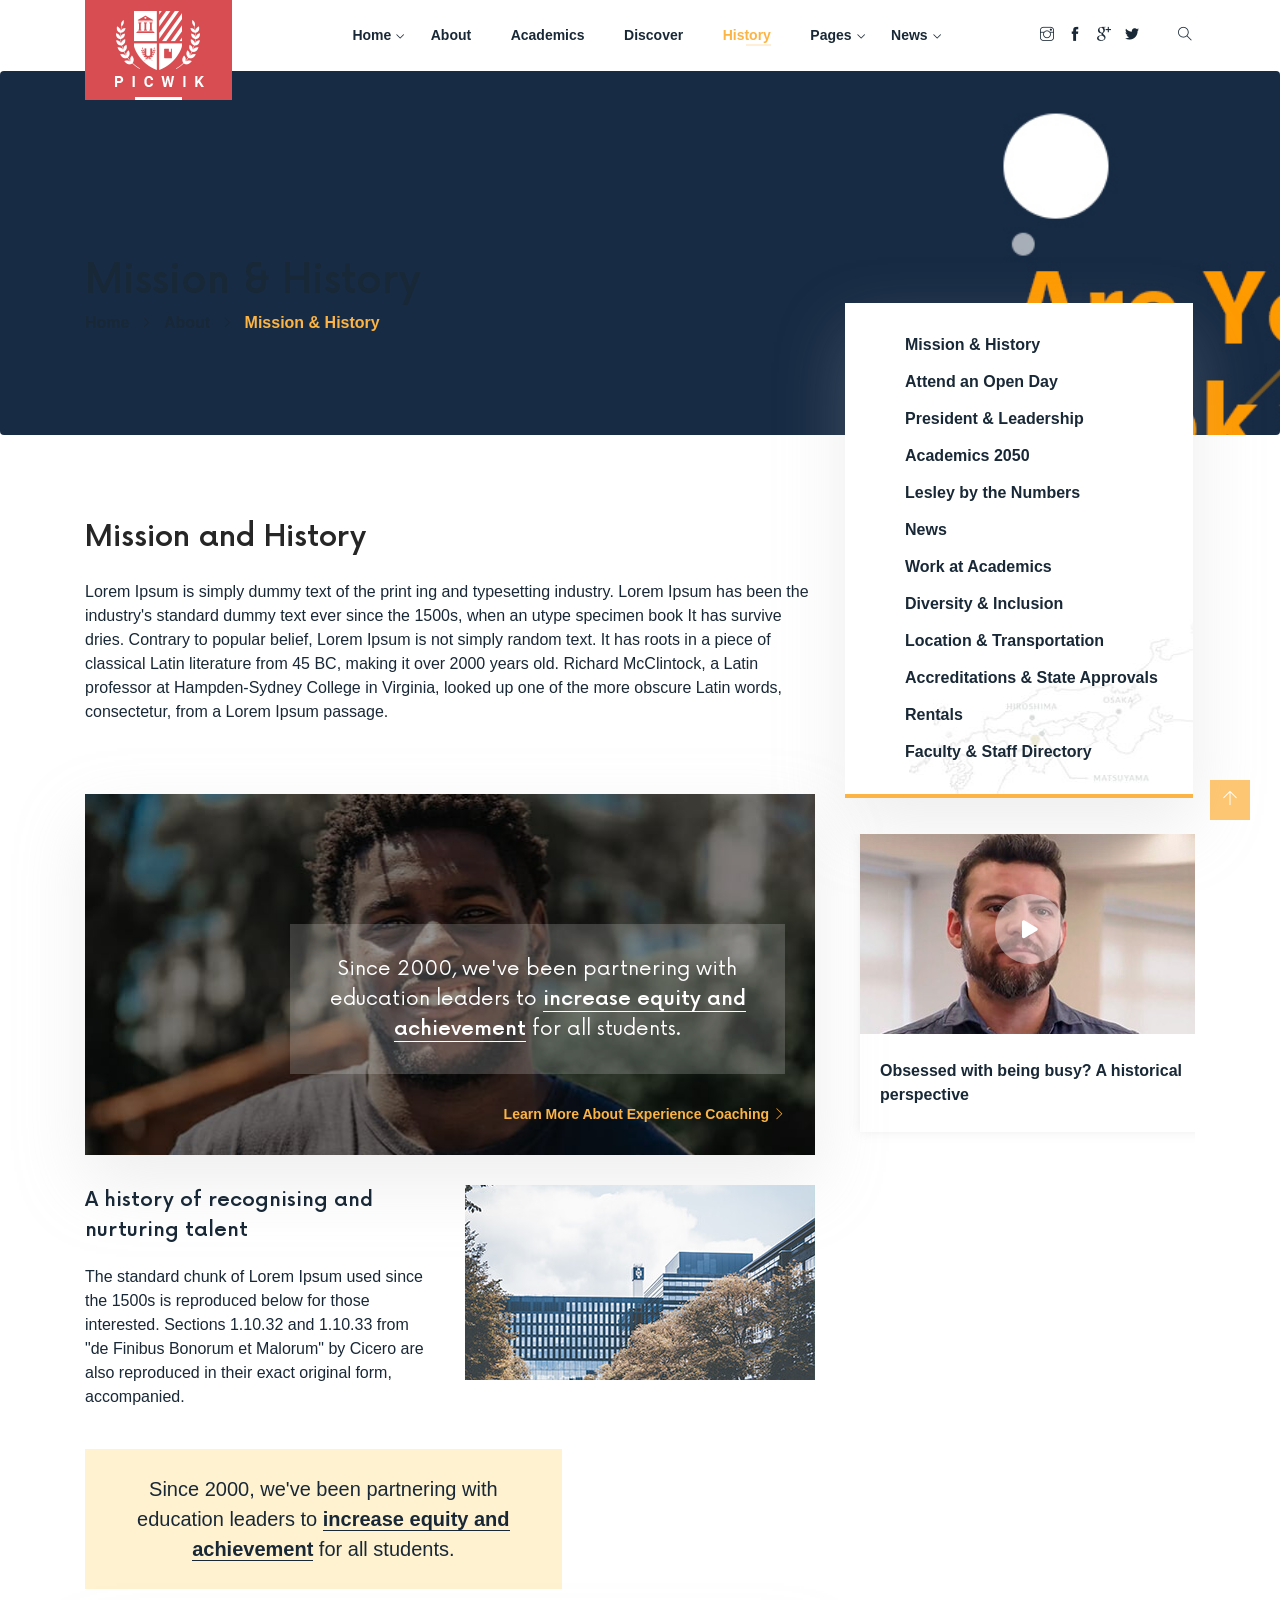
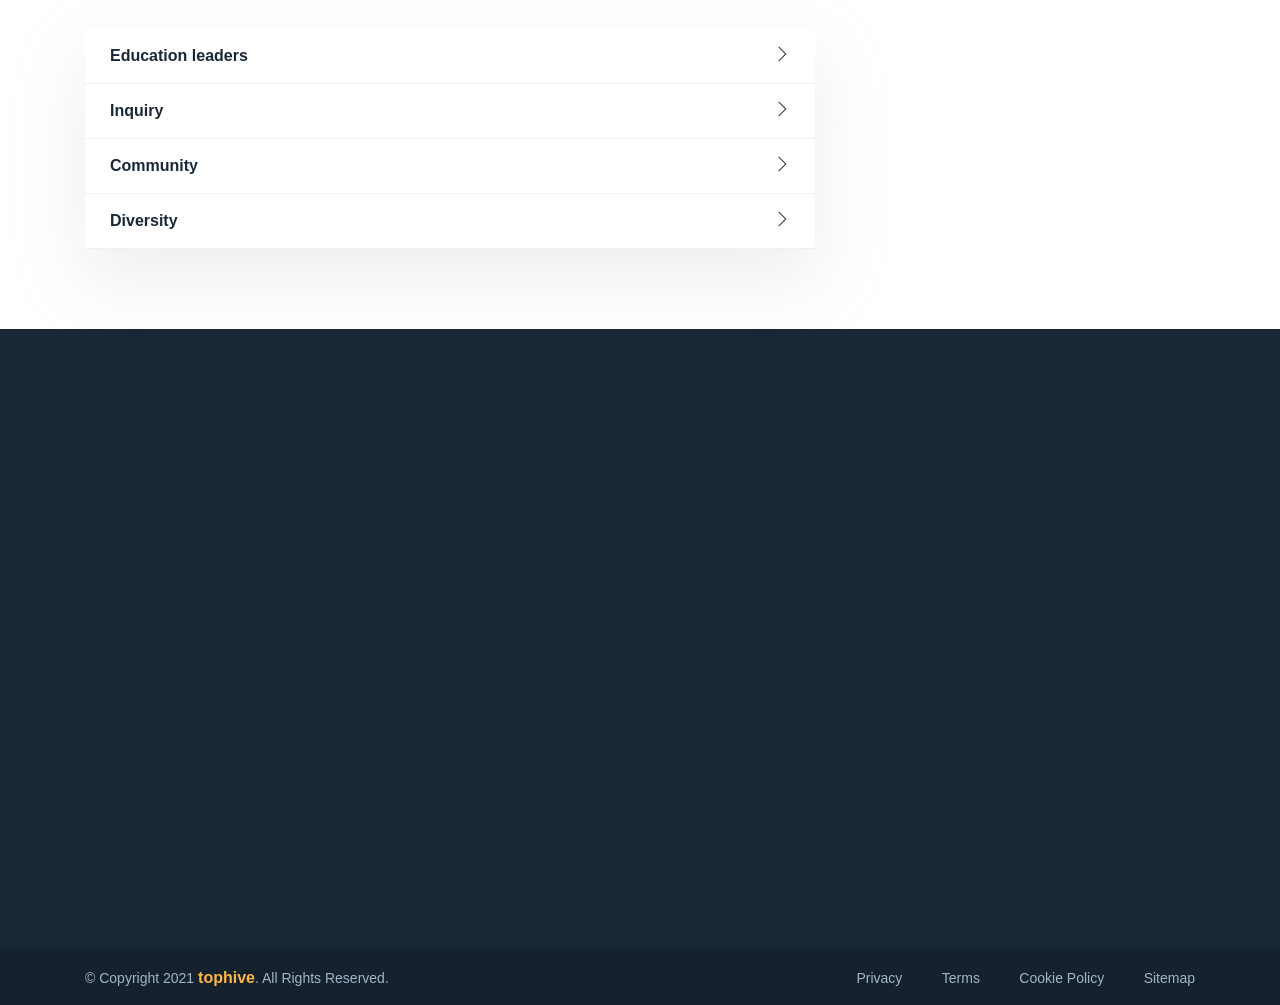
<file: history.html>
<!DOCTYPE html>
<html lang="en">


<!-- Mirrored from demo.tophivetheme.com/html/picwik/history.html by HTTrack Website Copier/3.x [XR&CO'2014], Tue, 15 Jun 2021 11:28:19 GMT -->
<head>
  <!-- Meta tag -->
  <meta charset="utf-8">
  <meta name="viewport" content="width=device-width, initial-scale=1, shrink-to-fit=no">
  <link rel="shortcut icon" href="assets/img/standard.png" type="image/x-icon">
  <!-- Title tag -->
  <title>Tanfwa</title>
  <!-- css -->
  <link rel="stylesheet" href="assets/css/bootstrap.min.css">
  <link rel="stylesheet" href="assets/css/fontawesome.min.css">
  <link rel="stylesheet" href="assets/css/themify-icons.css">
  <link rel="stylesheet" href="assets/css/owl.carousel.min.css">
  <link rel="stylesheet" href="assets/css/jquery.fancybox.min.css">
  <link rel="stylesheet" href="assets/css/animate.css">
  <link rel="stylesheet" href="assets/css/main.css">

</head>

<body>
  <!--=======================================================
                          HEADER
  =========================================================-->
  <header>
    <div class="container">
      <div class="row">
        <div class="col-md-4 col-lg-2">
          <div class="logo">
            <a href="index-2.html">
              <img src="assets/img/logo.png" alt="">
            </a>
          </div>
        </div>
        <div class="col-md-4 col-lg-8">
          <nav>
            <ul>
              <li><a href="index-2.html">Home</a>
                <ul>
                  <li><a href="index-2.html">Home 1</a></li>
                  <li><a href="home-2.html">Home 2</a></li>
                  <li><a href="home-3.html">Home 3</a></li>
                </ul>
              </li>
              <li><a href="about.html">About</a></li>
              <li><a href="academics.html">Academics</a></li>
              <li><a href="discover.html">Discover</a></li>
              <li><a class="active" href="history.html">History</a></li>
              <li><a href="#">Pages</a>
                <ul>
                  <li><a href="apply.html">Apply</a></li>
                </ul>
              </li>
              <li><a href="news.html">News</a>
                <ul>
                  <li><a href="news.html">News</a></li>
                  <li><a href="news-single.html">News Single</a></li>
                </ul>
              </li>
            </ul>
          </nav>
          <div class="mobile-menu">
            <i class="ti-menu"></i>
            <i class="ti-close"></i>
          </div>
        </div>
        <div class="col-md-4 col-lg-2">
          <div class="social-icon">
            <ul>
              <li><a href="#"><i class="ti-instagram"></i></a></li>
              <li><a href="#"><i class="ti-facebook"></i></a></li>
              <li><a href="#"><i class="ti-google"></i></a></li>
               <li><a href="https://mobile.twitter.com/tanfwa"><i class="ti-twitter-alt"></i></a></li>
              <li class="search-icon"><a href="#"><i class="ti-search"></i></a></li>
            </ul>
          </div>
          <div class="search">
            <input type="search" placeholder="Search...">
            <i class="ti-close"></i>
          </div>
        </div>
      </div>
    </div>
  </header>
  <!--========================================================
                          BREADCRUMB
  =========================================================-->
  <section class="breadcrumb breadcrumb-img">
    <div class="container">
      <div class="row">
        <div class="col">
          <h1>Mission & History</h1>
          <ul>
            <li><a href="index-2.html">Home</a></li>
            <li><a href="about.html">About</a></li>
            <li>Mission & History</li>
          </ul>
        </div>
      </div>
    </div>
  </section>

  <!--========================================================
                          ABOUT
  =========================================================-->
  <section class="mt80">
    <div class="container">
      <div class="row">
        <div class="col-md-8 wow mb70 fadeInUp" data-wow-delay=".3s">
          <h2 class="mb20">Mission and History</h2>
          <p>Lorem Ipsum is simply dummy text of the print ing and typesetting industry. Lorem Ipsum has been the
            industry's standard dummy text ever since the 1500s, when an utype specimen book It has survive dries.
            Contrary to popular belief, Lorem Ipsum is not simply random text. It has roots in a piece of classical
            Latin literature from 45 BC, making it over 2000 years old. Richard McClintock, a Latin professor at
            Hampden-Sydney College in Virginia, looked up one of the more obscure Latin words, consectetur, from a Lorem
            Ipsum passage.
          </p>
        </div>
        <div class="col-md-4 rmt70">
          <div class="curriculum-list-2 bxw wow fadeInUp" data-wow-delay=".3s">
            <ul>
              <li><a href="#" class="link2"> Mission & History</a></li>
              <li><a href="#" class="link2"> Attend an Open Day</a></li>
              <li><a href="#" class="link2">President & Leadership</a></li>
              <li><a href="#" class="link2">Academics 2050</a></li>
              <li><a href="#" class="link2">Lesley by the Numbers</a></li>
              <li><a href="#" class="link2">News</a></li>
              <li><a href="#" class="link2">Work at Academics</a></li>
              <li><a href="#" class="link2">Diversity & Inclusion</a></li>
              <li><a href="#" class="link2">Location & Transportation</a></li>
              <li><a href="#" class="link2">Accreditations & State Approvals</a></li>
              <li><a href="#" class="link2">Rentals</a></li>
              <li><a href="#" class="link2">Faculty & Staff Directory</a></li>
            </ul>
          </div>
        </div>
      </div>
    </div>
  </section>
  <!--========================================================
                        CURRICULUM
  =========================================================-->
  <section class="curriculum">
    <div class="container">
      <div class="row">
        <div class="col-md-8">
          <div class="curriculum-quote bxw wow fadeInUp hoverpop" data-wow-delay=".3s">
            <h3>Since 2000, we've been partnering with education leaders to <a href="#">increase equity and
                achievement</a> for all students.</h3>
            <a href="#" class="link2">Learn More About Experience Coaching <i class="ti-angle-right"></i></a>
          </div>
          <div class="row">
            <div class="col-md-6 wow fadeInUp" data-wow-delay=".3s">
              <h3 class="mb20">A history of recognising and
                nurturing talent</h3>
              <p>The standard chunk of Lorem Ipsum used since the 1500s is reproduced below for those interested.
                Sections 1.10.32 and 1.10.33 from "de Finibus Bonorum et Malorum" by Cicero are also reproduced in their
                exact original form, accompanied.</p>
            </div>
            <div class="col-md-6 wow fadeInUp rmt30" data-wow-delay=".3s">
              <img src="assets/img/h-1.jpg" alt="">
            </div>
            <div class="col-md-8 mt40 wow fadeInUp" data-wow-delay=".3s">
              <div class="quote">
                Since 2000, we've been partnering with education leaders to <a href="#">increase equity and
                  achievement</a> for all students.
              </div>
            </div>
            <div class="col-md-12 mt40 mb80 wow fadeInUp" data-wow-delay=".3s">
              <div class="accordion-container bxw">
                <div class="set">
                  <a href="#">
                    Education leaders
                    <i class="ti-angle-right"></i>
                  </a>
                  <div class="content">
                    <p>The standard chunk of Lorem Ipsum used since the 1500s is reproduced below for those interested.
                      Sections 1.10.32 and 1.10.33 from "de Finibus Bonorum et Malorum" by Cicero are also reproduced in
                      their exact original form, accompanied.</p>
                  </div>
                </div>
                <div class="set">
                  <a href="#">
                    Inquiry
                    <i class="ti-angle-right"></i>
                  </a>
                  <div class="content">
                    <p>The standard chunk of Lorem Ipsum used since the 1500s is reproduced below for those interested.
                      Sections 1.10.32 and 1.10.33 from "de Finibus Bonorum et Malorum" by Cicero are also reproduced in
                      their exact original form, accompanied.</p>
                  </div>
                </div>
                <div class="set">
                  <a href="#">
                    Community
                    <i class="ti-angle-right"></i>
                  </a>
                  <div class="content">
                    <p>The standard chunk of Lorem Ipsum used since the 1500s is reproduced below for those interested.
                      Sections 1.10.32 and 1.10.33 from "de Finibus Bonorum et Malorum" by Cicero are also reproduced in
                      their exact original form, accompanied.</p>
                  </div>
                </div>
                <div class="set">
                  <a href="#">
                    Diversity
                    <i class="ti-angle-right"></i>
                  </a>
                  <div class="content">
                    <p>The standard chunk of Lorem Ipsum used since the 1500s is reproduced below for those interested.
                      Sections 1.10.32 and 1.10.33 from "de Finibus Bonorum et Malorum" by Cicero are also reproduced in
                      their exact original form, accompanied.</p>
                  </div>
                </div>
              </div>
            </div>
          </div>
        </div>
        <div class="col-md-4 wow fadeInUp" data-wow-delay=".4s">
          <div class="our-value-carousel-2 rmt-40 rmb70 our-value mt40 owl-carousel owl-theme">
            <div class="item">
              <div class="our-value-img">
                <img src="assets/img/value-video-1.jpg" alt="">
                <i data-src="https://www.youtube.com/watch?v=9xwazD5SyVg" data-fancybox class="fas fa-play"></i>
              </div>
              <a href="#">Obsessed with being busy?
                A historical perspective</a>
            </div>
            <div class="item">
              <div class="our-value-img">
                <img src="assets/img/value-video-2.jpg" alt="">
                <i data-src="https://www.youtube.com/watch?v=9xwazD5SyVg" data-fancybox class="fas fa-play"></i>
              </div>
              <a href="#">Swearing reduces pain but
                using a taboo hand...</a>
            </div>
            <div class="item">
              <div class="our-value-img">
                <img src="assets/img/value-video-3.jpg" alt="">
                <i data-src="https://www.youtube.com/watch?v=9xwazD5SyVg" data-fancybox class="fas fa-play"></i>
              </div>
              <a href="#">Peer pressure changes how
                teens tackle inequality</a>
            </div>
          </div>
        </div>
      </div>
    </div>
  </section>

  <!--========================================================
                          FOOTER
  =========================================================-->
  <footer class="pt80">
    <div class="container">
      <div class="row">
        <div class="col">
          <div class="footer-subscribe bxw2 wow fadeInUp" data-wow-delay=".2s">
            <div class="row">
              <div class="col-md-5">
                <div class="input-group bxw2">
                  <input type="text" class="form-control" placeholder="Subscribe to our newsletter">
                  <div class="input-group-append">
                    <button class="input-group-text">Register</button>
                  </div>
                </div>
              </div>
              <div class="col-md-7">
                <div class="footer-subscribe-content">
                  <p><a href="#" class="link">Insights is Picwik</a> University's thought leadership publication for
                    sharing knowledge on management, technology and innovation.</p>
                  <a href="#" class="link2">Take me there <i class="ti-angle-right"></i></a>
                </div>
              </div>
            </div>
          </div>
        </div>
      </div>
      <div class="row mt80 mb60">
        <div class="col-md-3">
          <a href="index-2.html"><img src="assets/img/footer-logo.png" class="mb30 wow fadeInDown" data-wow-delay=".2s" alt=""></a>
          <ul>
            <li class="wow fadeInDown" data-wow-delay=".3s"><i class="fas fa-map-marker-alt"></i> 900 Wood Street, MI
              New York 48607</li>
            <li class="wow fadeInDown" data-wow-delay=".4s"><i class="fas fa-phone-square-alt"></i> +56 345 678 000-09
            </li>
            <li class="wow fadeInDown" data-wow-delay=".5s"><i class="fas fa-envelope"></i> info@example.com</li>
          </ul>
        </div>
        <div class="col-md-3">
          <h3 class="wow fadeInDown" data-wow-delay=".2s">Support Us</h3>
          <ul>
            <li class="wow fadeInDown" data-wow-delay=".3s"><a href="#"><i class="ti-angle-right"></i> Register
                Activation Key</a></li>
            <li class="wow fadeInDown" data-wow-delay=".4s"><a href="#"><i class="ti-angle-right"></i> Student Financial
                Support</a></li>
            <li class="wow fadeInDown" data-wow-delay=".5s"><a href="#"><i class="ti-angle-right"></i> Student
                Support</a></li>
            <li class="wow fadeInDown" data-wow-delay=".6s"><a href="#"><i class="ti-angle-right"></i> Students’
                Union</a></li>
            <li class="wow fadeInDown" data-wow-delay=".7s"><a href="#"><i class="ti-angle-right"></i> Postgraduate
                Association</a></li>
          </ul>
        </div>
        <div class="col-md-3">
          <h3 class="wow fadeInDown" data-wow-delay=".2s">Explore</h3>
          <ul>
            <li class="wow fadeInDown" data-wow-delay=".3s"><a href="#"><i class="ti-angle-right"></i> Accommodation</a>
            </li>
            <li class="wow fadeInDown" data-wow-delay=".4s"><a href="#"><i class="ti-angle-right"></i> Arts
                Academics</a></li>
            <li class="wow fadeInDown" data-wow-delay=".5s"><a href="#"><i class="ti-angle-right"></i> Central
                Services</a></li>
            <li class="wow fadeInDown" data-wow-delay=".6s"><a href="#"><i class="ti-angle-right"></i> Conferences and
                Events</a></li>
            <li class="wow fadeInDown" data-wow-delay=".7s"><a href="#"><i class="ti-angle-right"></i> Food and
                Drink</a></li>
          </ul>
        </div>
        <div class="col-md-3">
          <h3 class="wow fadeInDown" data-wow-delay=".2s">Visit</h3>
          <ul>
            <li class="wow fadeInDown" data-wow-delay=".3s"><a href="#"><i class="ti-angle-right"></i> Admission</a>
            </li>
            <li class="wow fadeInDown" data-wow-delay=".4s"><a href="#"><i class="ti-angle-right"></i> Contact Us</a>
            </li>
            <li class="wow fadeInDown" data-wow-delay=".5s"><a href="#"><i class="ti-angle-right"></i> FAQs</a></li>
            <li class="wow fadeInDown" data-wow-delay=".6s"><a href="#"><i class="ti-angle-right"></i> Request
                Information</a></li>
            <li class="wow fadeInDown" data-wow-delay=".7s"><a href="#"><i class="ti-angle-right"></i> Privacy
                Notice</a></li>
          </ul>
        </div>
      </div>
    </div>
    <div class="footer-bar">
      <div class="container">
        <div class="row">
          <div class="col-md-5">
            <p>© Copyright 2021 <a href="#" class="link2">tophive</a>. All Rights Reserved.</p>
          </div>
          <div class="col-md-7">
            <ul>
              <li><a href="#">Privacy</a></li>
              <li><a href="#">Terms</a></li>
              <li><a href="#">Cookie Policy</a></li>
              <li><a href="#">Sitemap</a></li>
            </ul>
          </div>
        </div>
      </div>
    </div>
  </footer>
  <!--========================================================
                        Loader and toTop
  =========================================================-->
  <div id="preloader">
    <div class="preloader">
      <span></span>
      <span></span>
    </div>
  </div>

  <div id="toTop">
    <i class="ti-arrow-up"></i>
  </div>

  <!-- js -->
  <script src="assets/js/jquery-3.3.1.min.js"></script>
  <script src="assets/js/popper.min.js"></script>
  <script src="assets/js/bootstrap.min.js"></script>
  <script src="assets/js/owl.carousel.min.js"></script>
  <script src="assets/js/jquery.fancybox.min.js"></script>
  <script src="assets/js/waypoints.min.js"></script>
  <script src="assets/js/jquery.counterup.min.js"></script>
  <script src="assets/js/wow.min.js"></script>
  <script src="assets/js/custom.js"></script>
</body>


<!-- Mirrored from demo.tophivetheme.com/html/picwik/history.html by HTTrack Website Copier/3.x [XR&CO'2014], Tue, 15 Jun 2021 11:28:20 GMT -->
</html>
</file>
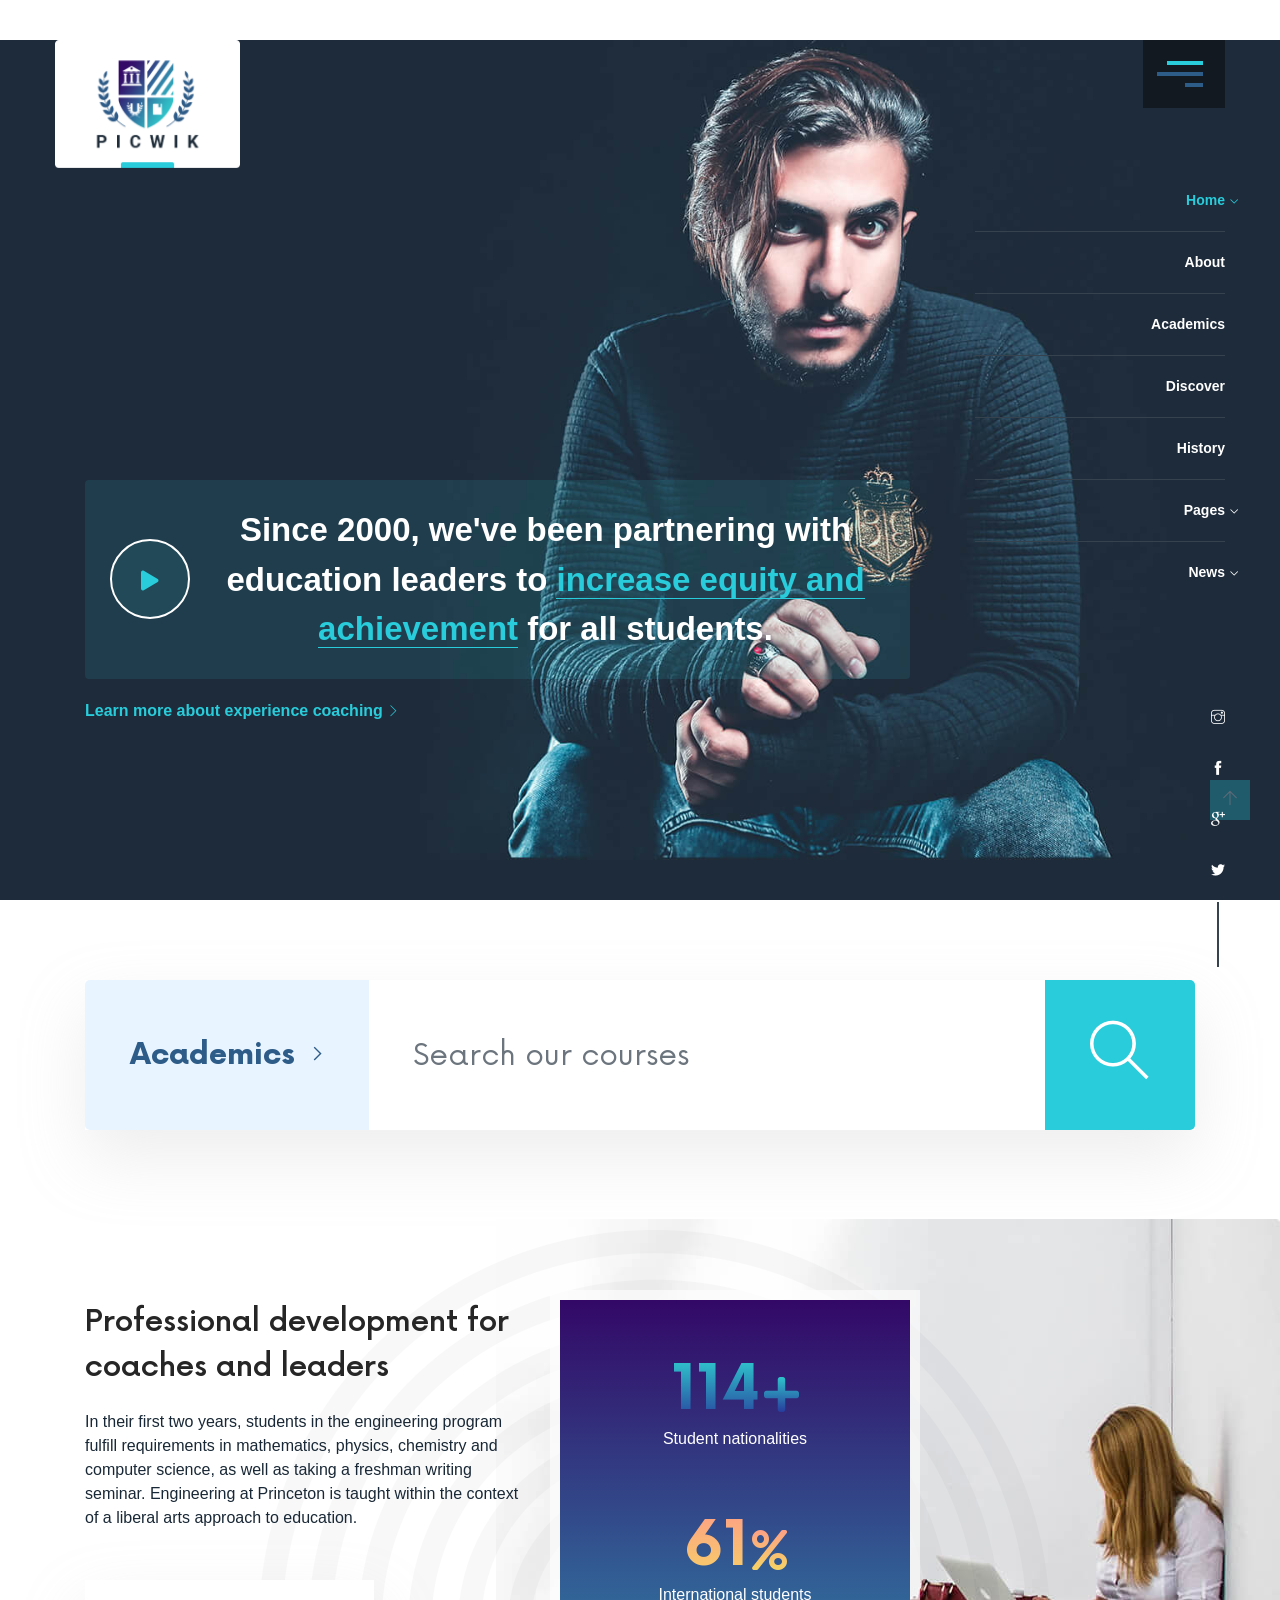
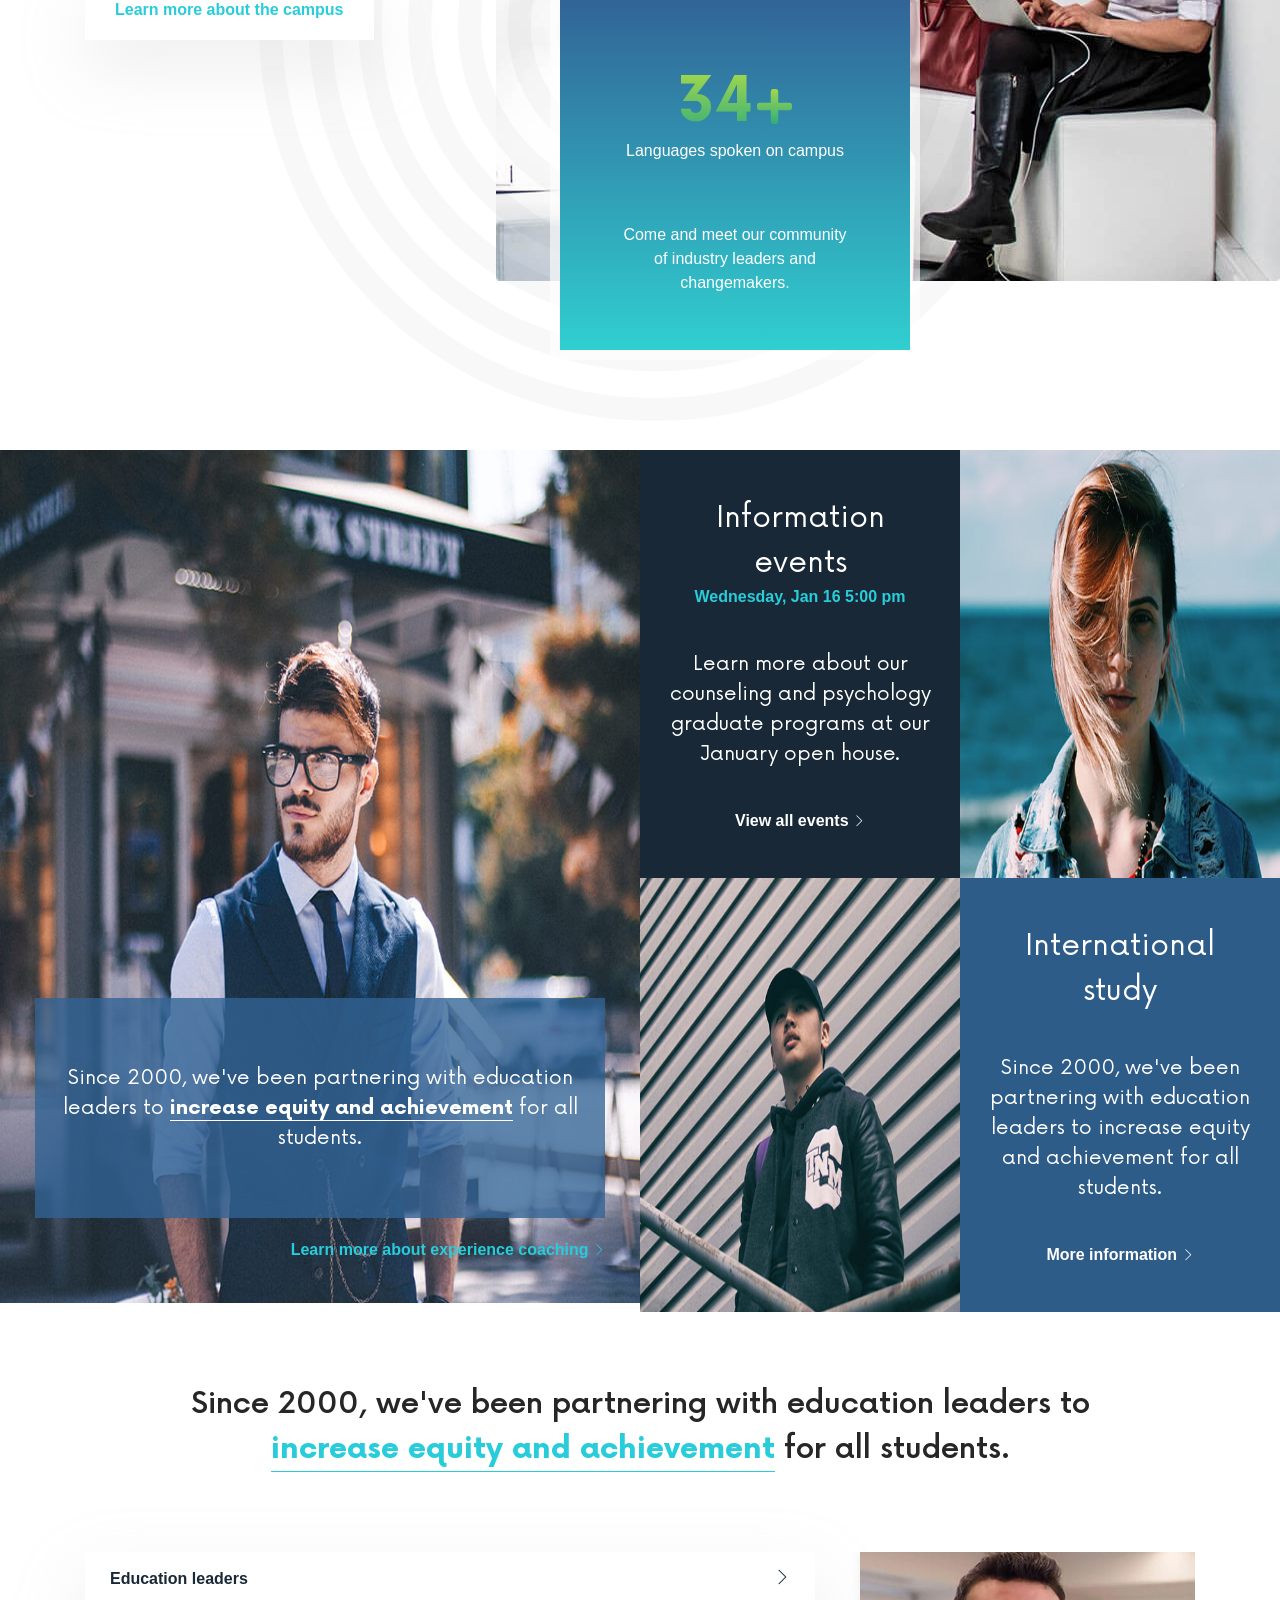
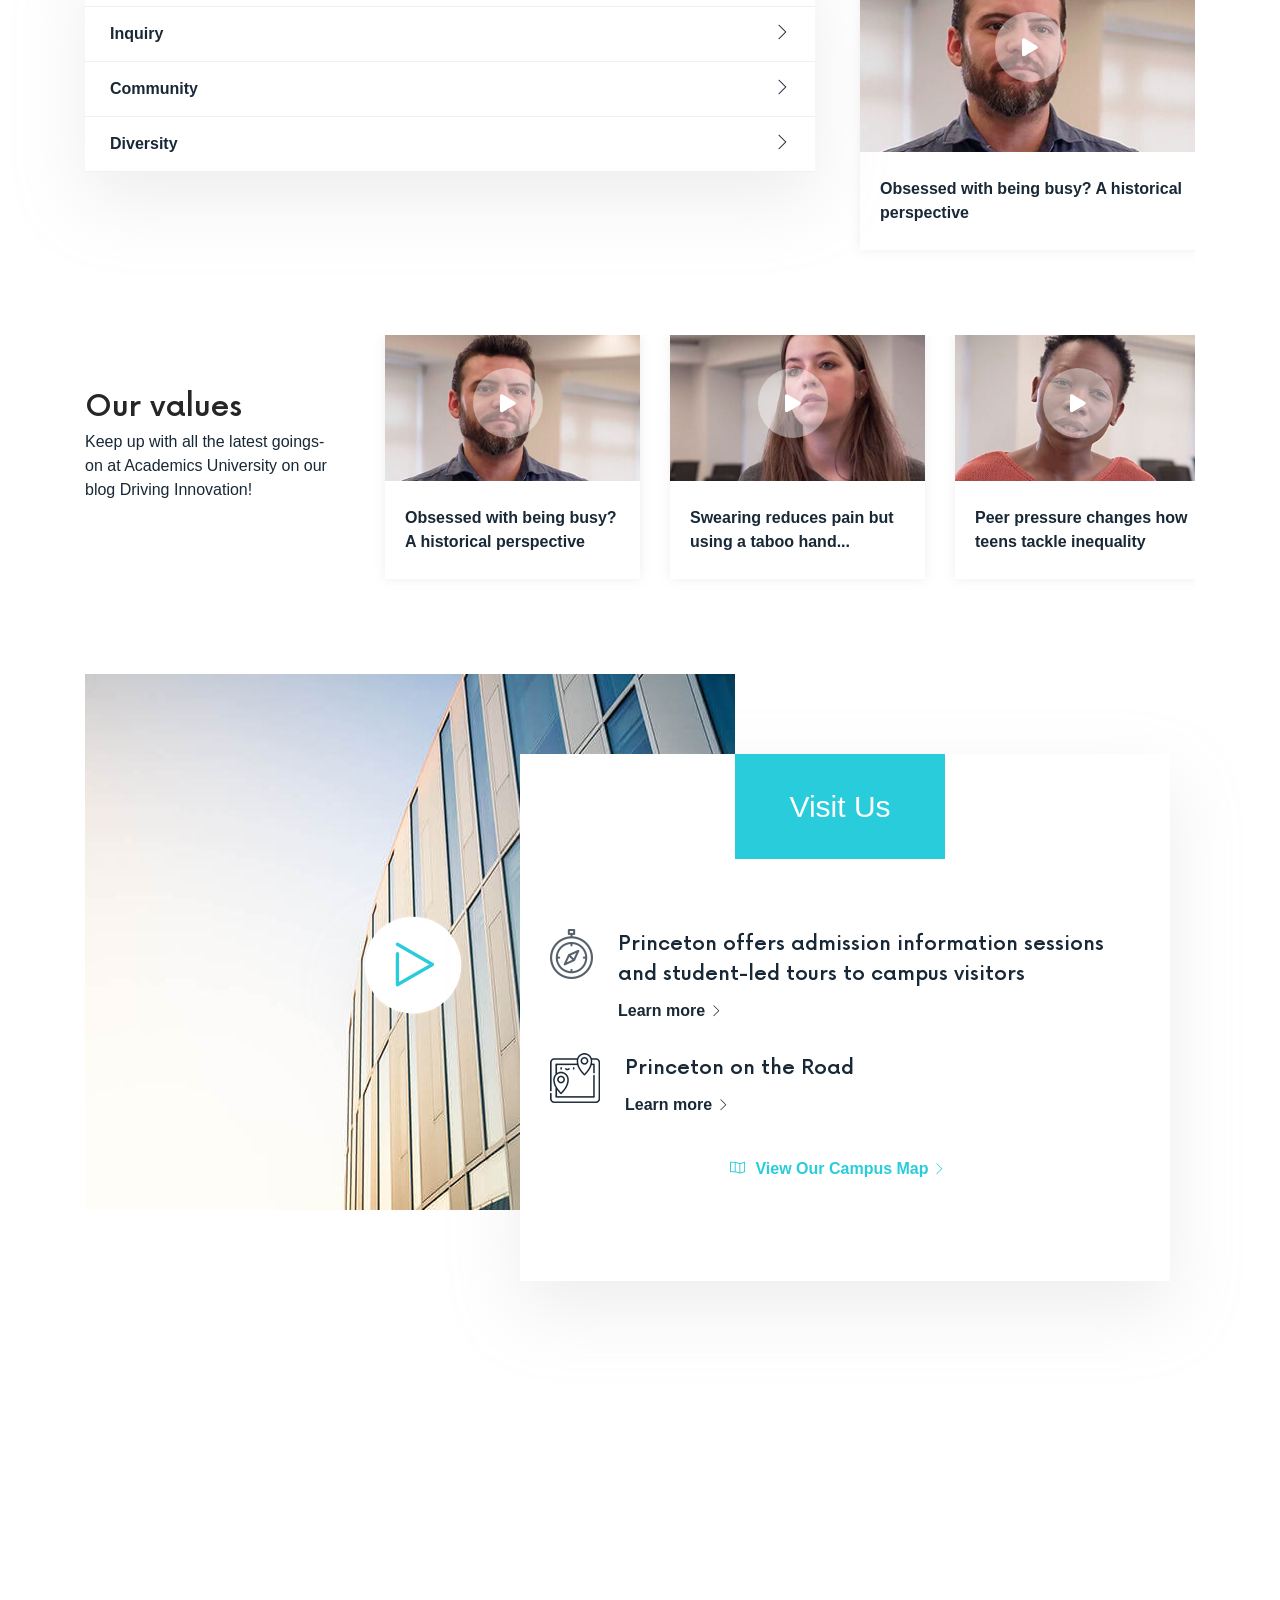
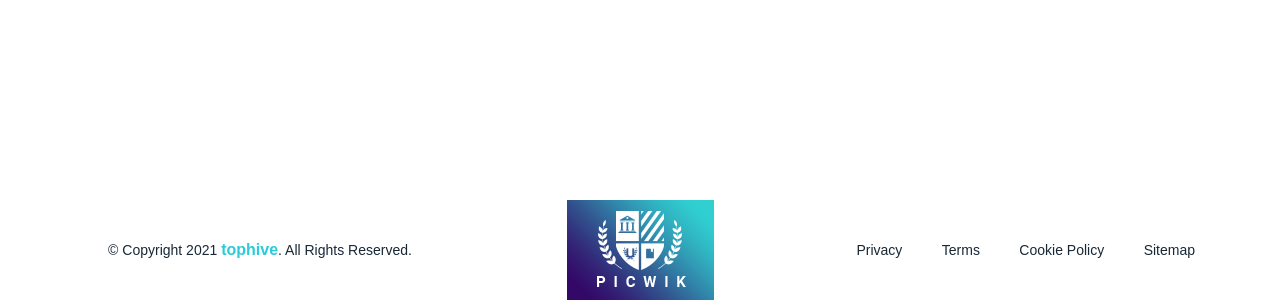
<file: home-2.html>
<!DOCTYPE html>
<html lang="en">


<!-- Mirrored from demo.tophivetheme.com/html/picwik/home-2.html by HTTrack Website Copier/3.x [XR&CO'2014], Tue, 15 Jun 2021 11:28:13 GMT -->
<head>
  <!-- Meta tag -->
  <meta charset="utf-8">
  <meta name="viewport" content="width=device-width, initial-scale=1, shrink-to-fit=no">
  <link rel="shortcut icon" href="assets/img/standard.png" type="image/x-icon">
  <!-- Title tag -->
  <title>Tanfwa</title>
  <!-- css -->
  <link rel="stylesheet" href="assets/css/bootstrap.min.css">
  <link rel="stylesheet" href="assets/css/fontawesome.min.css">
  <link rel="stylesheet" href="assets/css/themify-icons.css">
  <link rel="stylesheet" href="assets/css/owl.carousel.min.css">
  <link rel="stylesheet" href="assets/css/jquery.fancybox.min.css">
  <link rel="stylesheet" href="assets/css/animate.css">
  <link rel="stylesheet" href="assets/css/main.css">
</head>

<body class="home-2">
  
  <!--=======================================================
                          HEADER
  =========================================================-->
  <header class="header-2">
    <div class="container-fluid">
      <div class="row">
        <div class="col-md-4 col-lg-2">
          <div class="logo">
            <a href="index-2.html">
              <img src="assets/img/logo-2.png" alt="">
            </a>
          </div>
        </div>
        <div class="col-md-8 col-lg-10">

          <nav>
            <img class="menu-button" src="assets/img/icon-bar.png" alt="">
            <span>
              <ul>
                <li><a class="active" href="index-2.html">Home</a>
                  <ul>
                    <li><a href="index-2.html">Home 1</a></li>
                    <li><a href="home-2.html">Home 2</a></li>
                    <li><a href="home-3.html">Home 3</a></li>
                  </ul>
                </li>
                <li><a href="about.html">About</a></li>
                <li><a href="academics.html">Academics</a></li>
                <li><a href="discover.html">Discover</a></li>
                <li><a href="history.html">History</a></li>
                <li><a href="#">Pages</a>
                  <ul>
                    <li><a href="apply.html">Apply</a></li>
                  </ul>
                </li>
                <li><a href="news.html">News</a>
                  <ul>
                    <li><a href="news.html">News</a></li>
                    <li><a href="news-single.html">News Single</a></li>
                  </ul>
                </li>
              </ul>
              <div class="social-icon">
                <ul>
                  <li><a href="#"><i class="ti-instagram"></i></a></li>
                  <li><a href="#"><i class="ti-facebook"></i></a></li>
                  <li><a href="#"><i class="ti-google"></i></a></li>
                   <li><a href="https://mobile.twitter.com/tanfwa"><i class="ti-twitter-alt"></i></a></li>
                </ul>
              </div>
            </span>
          </nav>
          <div class="mobile-menu">
            <i class="ti-menu"></i>
            <i class="ti-close"></i>
          </div>
        </div>
      </div>
    </div>
  </header>
  <!--========================================================
                        HERO
  =========================================================-->
  <div class="hero">
    <div class="container">
      <div class="row">
        <div class="col-md-9">
          <div class="quote d-flex wow fadeInUp" data-wow-delay=".3s">
            <span class="mr-3 my-auto"><i data-src="https://www.youtube.com/watch?v=9xwazD5SyVg" data-fancybox
                class="fas fa-play"></i></span>
            <p>Since 2000, we've been partnering with education leaders to <a href="#">increase equity and
                achievement</a> for all students.</p>
          </div>
          <a href="#" class="link2 mt20 wow fadeInUp" data-wow-delay=".4s">Learn more about experience coaching <i
              class="ti-angle-right"></i></a>
        </div>
      </div>
    </div>
  </div>
  <!--========================================================
                        SEARCH
  =========================================================-->
  <div class="course-search mt-70">
    <div class="container">
      <div class="row">
        <div class="col-md-12">
          <div class="input-group bxw wow fadeInUp" data-wow-delay=".3s">
            <div class="input-group-prepend">
              <button class="btn dropdown-toggle b-sky c-nevy font-weight-bold ffn" type="button" data-toggle="dropdown"
                aria-haspopup="true" aria-expanded="false">Academics</button>
              <div class="dropdown-menu">
                <a class="dropdown-item" href="#">Economics</a>
                <a class="dropdown-item" href="#">Technology</a>
                <a class="dropdown-item" href="#">Business</a>
                <a class="dropdown-item" href="#">Design</a>
              </div>
            </div>
            <input type="text" class="form-control ffn" placeholder="Search our courses">
            <div class="input-group-append">
              <button class="btn b-skyblue c-white" type="button"><i class="ti-search"></i></button>
            </div>
          </div>
        </div>
      </div>
    </div>
  </div>
  <!--========================================================
                          CURRICULUM
  =========================================================-->
  <div class="curriculum-pro mt20 pt150">
    <div class="container ">
      <div class="row">
        <div class="col-lg-5">
          <h2 class="wow fadeInUp" data-wow-delay=".3s">Professional development for <br>
            coaches and leaders</h2>
          <p class="mt20 mb50 wow fadeInUp" data-wow-delay=".4s">In their first two years, students in the engineering
            program fulfill requirements in
            mathematics, physics, chemistry and computer science, as well as taking a freshman writing seminar.
            Engineering at Princeton is taught within the context of a liberal arts approach to education.</p>
          <a href="#" class="btn-1 wow fadeInUp" data-wow-delay=".5s">Learn more about the campus</a>
        </div>
        <div class="col-lg-7">
          <div class="curriculum-pro-counter wow fadeInRight" data-wow-delay=".3s">
            <ul>
              <li><span class="curriculum-pro-g1">150</span><i class="fas fa-plus curriculum-pro-g1"></i>
                <p>Student nationalities</p>
              </li>
              <li><span class="curriculum-pro-g2">80</span><i class="fas fa-percent curriculum-pro-g2"></i>
                <p>International students</p>
              </li>
              <li><span class="curriculum-pro-g3">45</span><i class="fas fa-plus curriculum-pro-g3"></i>
                <p>Languages spoken on campus</p>
              </li>
              <li>
                <p>Come and meet our community of industry leaders and changemakers.</p>
              </li>
            </ul>
          </div>
        </div>
      </div>
    </div>
  </div>

  <div class="gallery-2 mt100 wow fadeInUp" data-wow-delay=".3s">
    <div class="row no-gutters">
      <div class="col-md-6">
        <img src="assets/img/gallery-big1.jpg" alt="">
        <div class="gallery-2-quote">
          <div class="quote">
            <p>Since 2000, we've been partnering with education leaders to <a href="#">increase equity and
                achievement</a> for all students.</p>
          </div>
          <a href="#" class="link2 mt20 d-block text-right">Learn more about experience coaching <i
              class="ti-angle-right"></i></a>
        </div>
      </div>
      <div class="col-md-6">
        <div class="row no-gutters">
          <div class="col-md-6 d-flex gallery-card-1">
            <div class="my-auto gallery-card">
              <h2>Information events</h2>
              <span>Wednesday, Jan 16 5:00 pm</span>
              <p>Learn more about our counseling and psychology graduate programs at our January open house.</p>
              <a href="#" class="link2">View all events <i class="ti-angle-right"></i></a>
            </div>
          </div>
          <div class="col-md-6">
            <img src="assets/img/gallery-big2.jpg" class="h-100" alt="">
          </div>
        </div>
        <div class="row no-gutters">
          <div class="col-md-6">
            <img src="assets/img/gallery-big3.jpg" class="h-100" alt="">
          </div>
          <div class="col-md-6 gallery-card-2 d-flex">
            <div class="my-auto gallery-card">
              <h2>International study</h2>
              <p>Since 2000, we've been partnering with education leaders to increase equity and achievement for all
                students.</p>
              <a href="#" class="link2">More information <i class="ti-angle-right"></i></a>
            </div>
          </div>
        </div>
      </div>
    </div>
  </div>

  <div class="container mt70 mb80 rmt40 rmb40">
    <div class="row">
      <div class="col">
        <h2 class="wow fadeInUp title-big" data-wow-delay=".3s">Since 2000, we've been partnering with education leaders
          to <br>
          <a href="#" class="link">increase equity
            and achievement</a> for all students.</h2>
      </div>
    </div>
  </div>
  <div class="curriculum mb70 mt20">
    <div class="container">
      <div class="row">
        <div class="col-md-8">
          <div class="wow fadeInUp" data-wow-delay=".3s">
            <div class="accordion-container bxw">
              <div class="set">
                <a href="#">
                  Education leaders
                  <i class="ti-angle-right"></i>
                </a>
                <div class="content">
                  <p>The standard chunk of Lorem Ipsum used since the 1500s is reproduced below for those interested.
                    Sections 1.10.32 and 1.10.33 from "de Finibus Bonorum et Malorum" by Cicero are also reproduced in
                    their exact original form, accompanied.</p>
                </div>
              </div>
              <div class="set">
                <a href="#">
                  Inquiry
                  <i class="ti-angle-right"></i>
                </a>
                <div class="content">
                  <p>The standard chunk of Lorem Ipsum used since the 1500s is reproduced below for those interested.
                    Sections 1.10.32 and 1.10.33 from "de Finibus Bonorum et Malorum" by Cicero are also reproduced in
                    their exact original form, accompanied.</p>
                </div>
              </div>
              <div class="set">
                <a href="#">
                  Community
                  <i class="ti-angle-right"></i>
                </a>
                <div class="content">
                  <p>The standard chunk of Lorem Ipsum used since the 1500s is reproduced below for those interested.
                    Sections 1.10.32 and 1.10.33 from "de Finibus Bonorum et Malorum" by Cicero are also reproduced in
                    their exact original form, accompanied.</p>
                </div>
              </div>
              <div class="set">
                <a href="#">
                  Diversity
                  <i class="ti-angle-right"></i>
                </a>
                <div class="content">
                  <p>The standard chunk of Lorem Ipsum used since the 1500s is reproduced below for those interested.
                    Sections 1.10.32 and 1.10.33 from "de Finibus Bonorum et Malorum" by Cicero are also reproduced in
                    their exact original form, accompanied.</p>
                </div>
              </div>
            </div>
          </div>
        </div>
        <div class="col-md-4 wow fadeInUp" data-wow-delay=".4s">
          <div class="our-value-carousel-2 rmt40 our-value owl-carousel owl-theme">
            <div class="item">
              <div class="our-value-img">
                <img src="assets/img/value-video-1.jpg" alt="">
                <i data-src="https://www.youtube.com/watch?v=9xwazD5SyVg" data-fancybox class="fas fa-play"></i>
              </div>
              <a href="#">Obsessed with being busy?
                A historical perspective</a>
            </div>
            <div class="item">
              <div class="our-value-img">
                <img src="assets/img/value-video-2.jpg" alt="">
                <i data-src="https://www.youtube.com/watch?v=9xwazD5SyVg" data-fancybox class="fas fa-play"></i>
              </div>
              <a href="#">Swearing reduces pain but
                using a taboo hand...</a>
            </div>
            <div class="item">
              <div class="our-value-img">
                <img src="assets/img/value-video-3.jpg" alt="">
                <i data-src="https://www.youtube.com/watch?v=9xwazD5SyVg" data-fancybox class="fas fa-play"></i>
              </div>
              <a href="#">Peer pressure changes how
                teens tackle inequality</a>
            </div>
          </div>
        </div>
      </div>
    </div>
  </div>
  <!--========================================================
                        OUR VALUES
  =========================================================-->
  <section class="our-value-section wow fadeInUp" data-wow-delay=".3s">
    <div class="container">
      <div class="row">
        <div class="col-md-3 mt50 rmt0">
          <h2>Our values</h2>
          <p>Keep up with all the latest goings-on at Academics University on our blog Driving Innovation!</p>
        </div>
        <div class="col-md-9">
          <div class="our-value-carousel our-value owl-carousel owl-theme">
            <div class="item">
              <div class="our-value-img">
                <img src="assets/img/value-video-1.jpg" alt="">
                <i data-src="https://www.youtube.com/watch?v=9xwazD5SyVg" data-fancybox class="fas fa-play"></i>
              </div>
              <a href="#">Obsessed with being busy?
                A historical perspective</a>
            </div>
            <div class="item">
              <div class="our-value-img">
                <img src="assets/img/value-video-2.jpg" alt="">
                <i data-src="https://www.youtube.com/watch?v=9xwazD5SyVg" data-fancybox class="fas fa-play"></i>
              </div>
              <a href="#">Swearing reduces pain but
                using a taboo hand...</a>
            </div>
            <div class="item">
              <div class="our-value-img">
                <img src="assets/img/value-video-3.jpg" alt="">
                <i data-src="https://www.youtube.com/watch?v=9xwazD5SyVg" data-fancybox class="fas fa-play"></i>
              </div>
              <a href="#">Peer pressure changes how
                teens tackle inequality</a>
            </div>
          </div>
        </div>
      </div>
    </div>
  </section>
  <!--========================================================
                          VIDEO
  =========================================================-->
  <section class="video video-sky mt80">
    <div class="container">
      <div class="row">
        <div class="col">
          <div class="video-base">
            <img src="assets/img/video-bg.jpg" alt="" />
            <a href="https://www.youtube.com/watch?v=9xwazD5SyVg" class="bxw wow fadeInLeft" data-wow-delay=".3s"
              data-fancybox>
              <svg x="0px" y="0px" viewBox="0 0 213.7 213.7" enable-background="new 0 0 213.7 213.7"
                xml:space="preserve">
                <circle class="circle" fill="none" stroke-width="7" stroke-linecap="round" stroke-linejoin="round"
                  stroke-miterlimit="10" cx="106.8" cy="106.8" r="103.3"></circle>
                <polygon class="triangle" fill="none" stroke-width="7" stroke-linecap="round" stroke-linejoin="round"
                  stroke-miterlimit="10" points="73.5,62.5 148.5,105.8 73.5,149.1"></polygon>
              </svg>
            </a>
          </div>
          <div class="video-content bxw wow fadeInRight" data-wow-delay=".3s">
            <span>Visit Us</span>
            <ul>
              <li>
                <img src="assets/img/v-icon1.png" alt="">
                <div class="video-content-text">
                  <h3>Princeton offers admission information sessions and student-led tours to campus visitors</h3>
                  <a href="#" class="link2">Learn more <i class="ti-angle-right"></i></a>
                </div>
              </li>
              <li>
                <img src="assets/img/v-icon2.png" alt="">
                <div class="video-content-text">
                  <h3>Princeton on the Road</h3>
                  <a href="#" class="link2">Learn more <i class="ti-angle-right"></i></a>
                </div>
              </li>
            </ul>
            <div class="video-map">
              <a href="javascript:;"
                data-src="https://www.google.com/maps/embed?pb=!1m18!1m12!1m3!1d94132.88928942816!2d-71.65261528341081!3d42.4989336766174!2m3!1f0!2f0!3f0!3m2!1i1024!2i768!4f13.1!3m3!1m2!1s0x89e3ecb80090cd81%3A0x4a92bb8ced93430c!2sHarvard%2C+MA%2C+USA!5e0!3m2!1sen!2sbd!4v1560964786737!5m2!1sen!2sbd"
                data-fancybox data-type="iframe" class="link2"><i class="ti-map fs16"></i> View Our Campus Map <i
                  class="ti-angle-right"></i></a>
            </div>
          </div>
        </div>
      </div>
    </div>
  </section>
  <!--========================================================
                          GALLERY
  =========================================================-->
  <section class="gallery mt150">
    <div class="container mb80">
      <div class="row">
        <div class="col">
          <div class="section-title">
            <h2 class="wow fadeInUp font-weight-bold" data-wow-delay=".2s"><i class="ti-instagram mr-3 c-skyblue"></i>
              Instagram</h2>
          </div>
        </div>
      </div>
    </div>
    <div class="gallery-carousel owl-carousel owl-theme wow fadeInUp" data-wow-delay=".4s">
      <div class="item">
        <img src="assets/img/gallery-1.jpg" alt="">
        <div class="gallery-carousel-content">
          <a href="assets/img/gallery-1.jpg" data-fancybox><i class="ti-image"></i></a>
          <h3>Driving Innovation ( HD image )</h3>
        </div>
      </div>
      <div class="item">
        <img src="assets/img/gallery-2.jpg" alt="">
        <div class="gallery-carousel-content">
          <a href="https://www.youtube.com/watch?v=YrTKQ9tKPoQ" data-fancybox><i class="fas fa-play"></i></a>
          <h3>Driving Innovation (4k Video - 3min)</h3>
        </div>
      </div>
      <div class="item">
        <img src="assets/img/gallery-3.jpg" alt="">
        <div class="gallery-carousel-content">
          <a href="assets/img/gallery-3.jpg" data-fancybox><i class="ti-image"></i></a>
          <h3>Driving Innovation ( HD image )</h3>
        </div>
      </div>
      <div class="item">
        <img src="assets/img/gallery-4.jpg" alt="">
        <div class="gallery-carousel-content">
          <a href="https://www.youtube.com/watch?v=YrTKQ9tKPoQ" data-fancybox><i class="fas fa-play"></i></a>
          <h3>Driving Innovation (4k Video - 3min)</h3>
        </div>
      </div>
    </div>
  </section>
  <!--========================================================
                          FOOTER
  =========================================================-->
  <footer class="footer-small">
    <div class="footer-bar">
      <div class="container">
        <div class="row h-100">
          <div class="col-md-4 my-auto">
            <p>© Copyright 2021 <a href="#" class="link2">tophive</a>. All Rights Reserved.</p>
          </div>
          <div class="col-md-4">
            <a href="index-2.html"><img src="assets/img/logo-3.png" alt=""></a>
          </div>
          <div class="col-md-4 my-auto">
            <ul>
              <li><a href="#">Privacy</a></li>
              <li><a href="#">Terms</a></li>
              <li><a href="#">Cookie Policy</a></li>
              <li><a href="#">Sitemap</a></li>
            </ul>
          </div>
        </div>
      </div>
    </div>
  </footer>
  <!--========================================================
                        Loader and toTop
  =========================================================-->
  <div id="preloader">
    <div class="preloader">
      <span></span>
      <span></span>
    </div>
  </div>

  <div id="toTop">
    <i class="ti-arrow-up"></i>
  </div>

  <!-- js -->
  <script src="assets/js/jquery-3.3.1.min.js"></script>
  <script src="assets/js/popper.min.js"></script>
  <script src="assets/js/bootstrap.min.js"></script>
  <script src="assets/js/owl.carousel.min.js"></script>
  <script src="assets/js/jquery.fancybox.min.js"></script>
  <script src="assets/js/waypoints.min.js"></script>
  <script src="assets/js/jquery.counterup.min.js"></script>
  <script src="assets/js/wow.min.js"></script>
  <script src="assets/js/custom.js"></script>
</body>


<!-- Mirrored from demo.tophivetheme.com/html/picwik/home-2.html by HTTrack Website Copier/3.x [XR&CO'2014], Tue, 15 Jun 2021 11:28:17 GMT -->
</html>
</file>
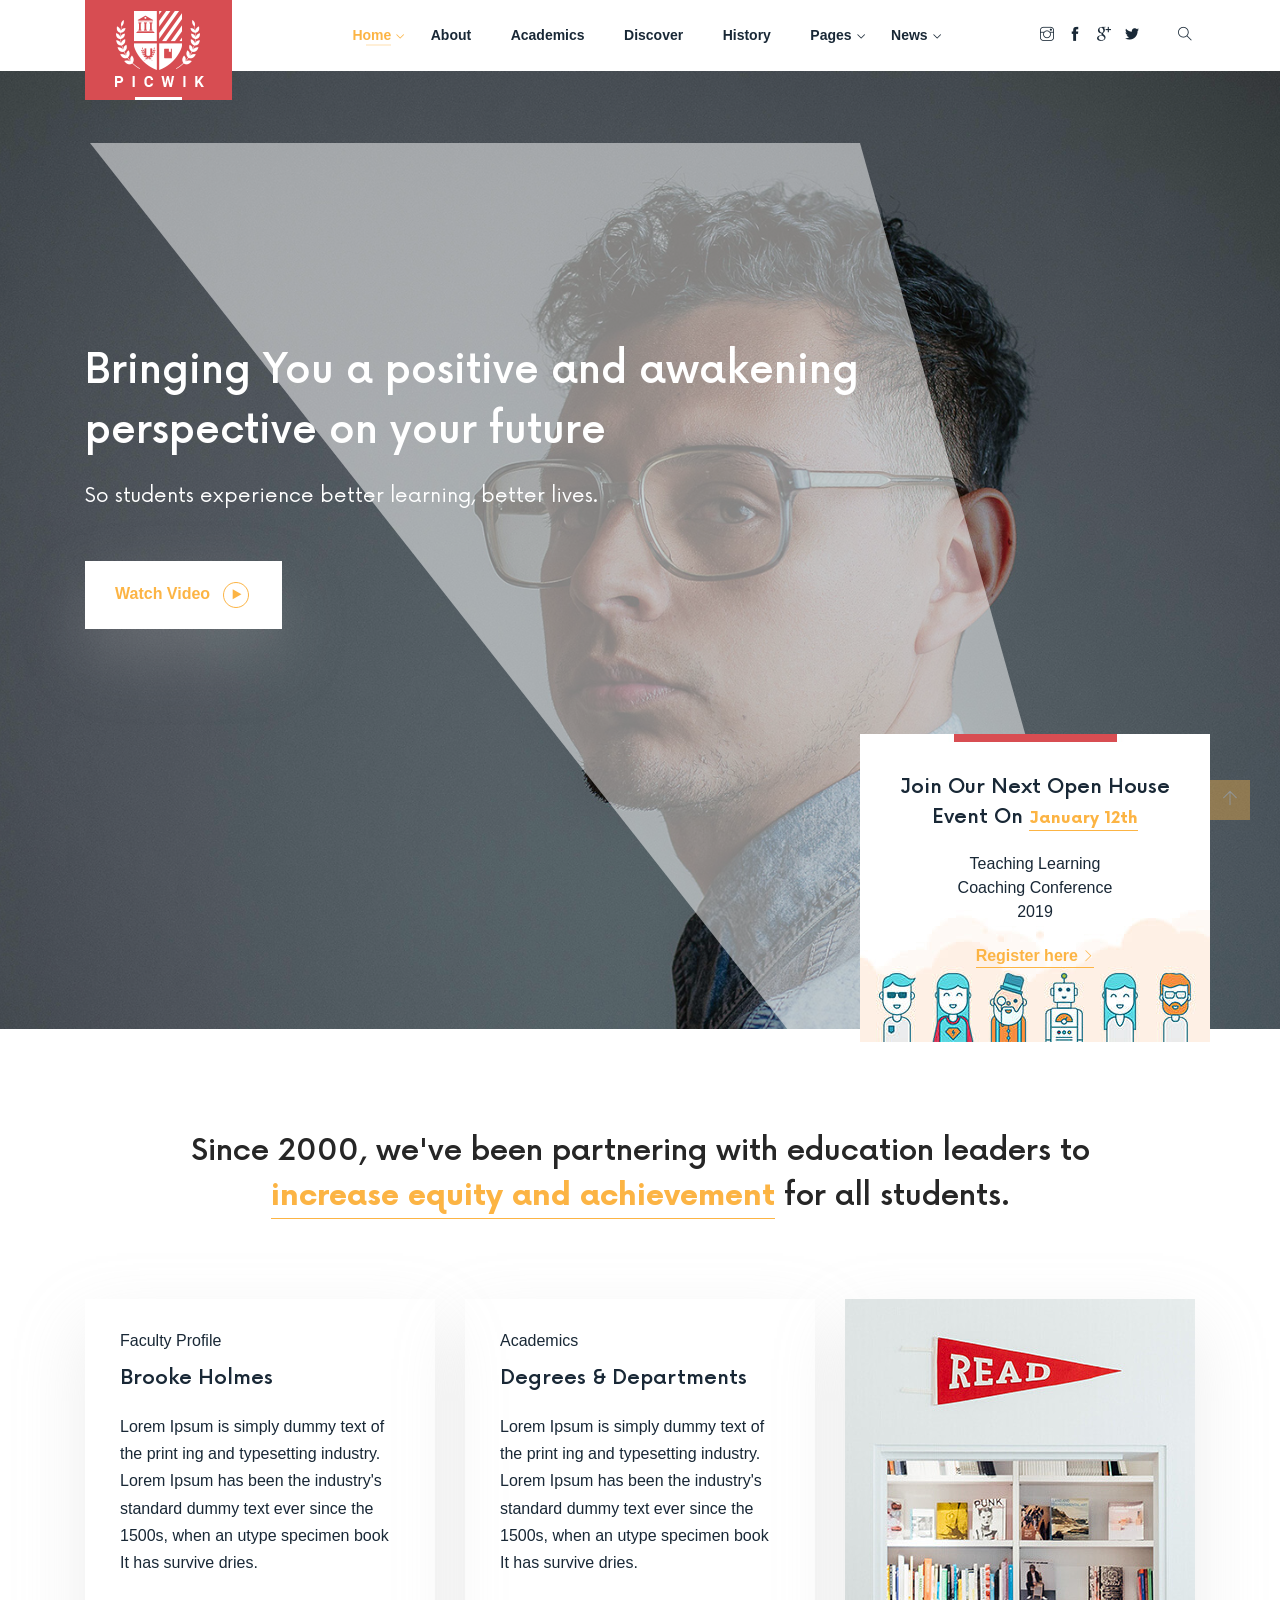
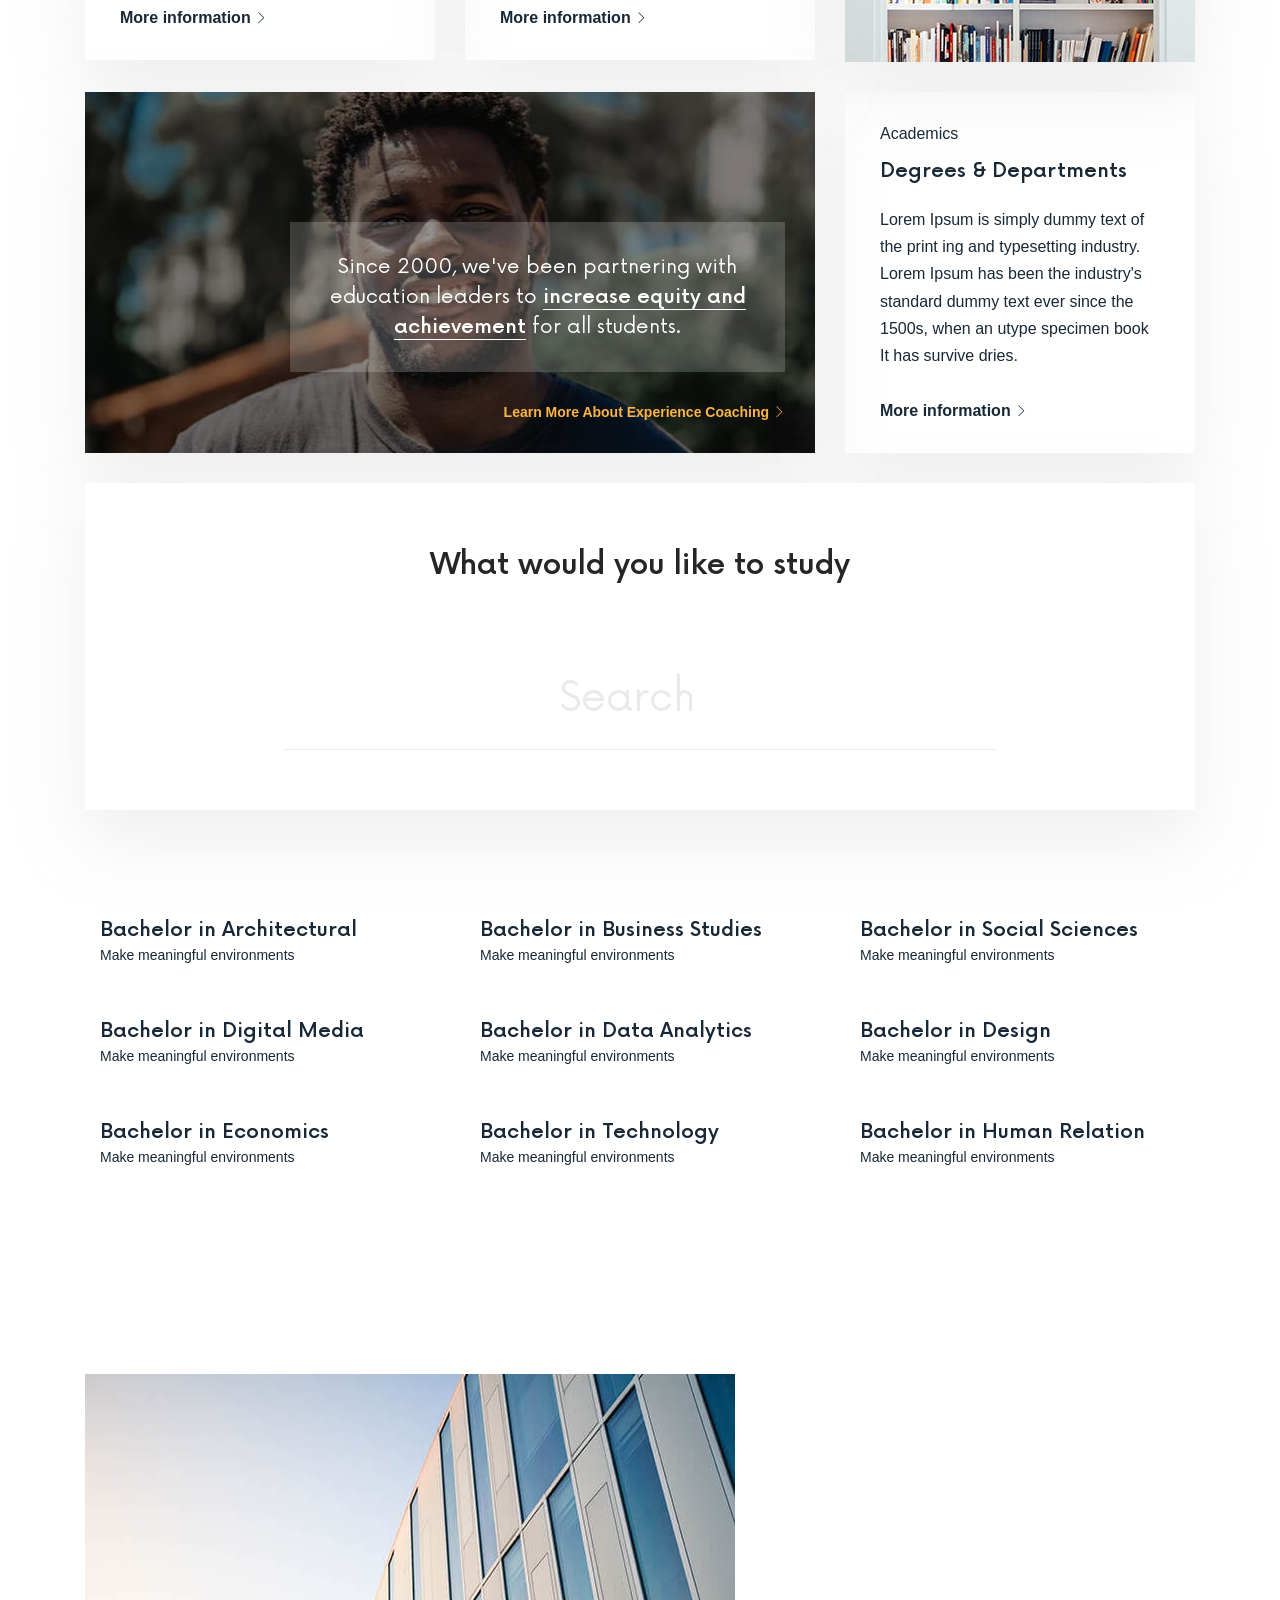
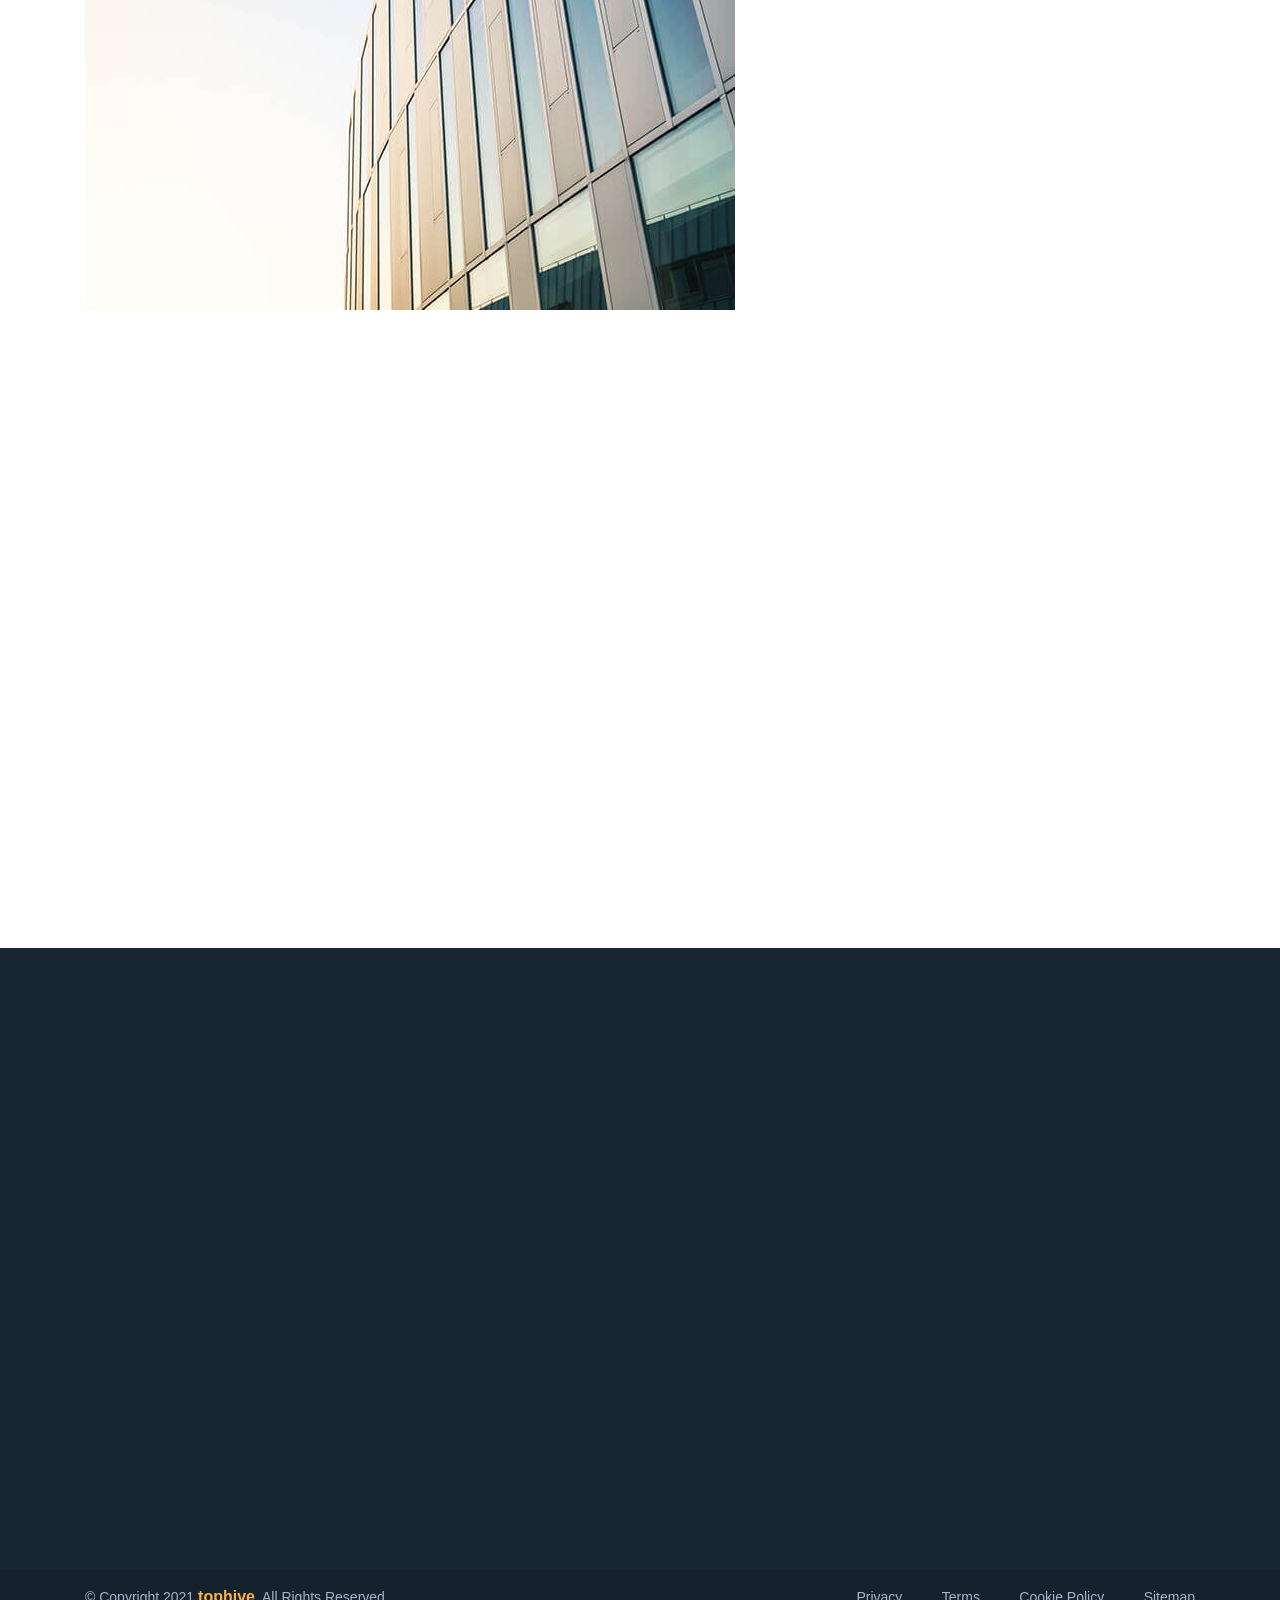
<file: home-3.html>
<!DOCTYPE html>
<html lang="en">


<!-- Mirrored from demo.tophivetheme.com/html/picwik/home-3.html by HTTrack Website Copier/3.x [XR&CO'2014], Tue, 15 Jun 2021 11:28:17 GMT -->
<head>
    <!-- Meta tag -->
    <meta charset="utf-8">
    <meta name="viewport" content="width=device-width, initial-scale=1, shrink-to-fit=no">
    <link rel="shortcut icon" href="assets/img/standard.png" type="image/x-icon">
    <!-- Title tag -->
    <title>Tanfwa</title>
    <!-- css -->
    <link rel="stylesheet" href="assets/css/bootstrap.min.css">
    <link rel="stylesheet" href="assets/css/fontawesome.min.css">
    <link rel="stylesheet" href="assets/css/themify-icons.css">
    <link rel="stylesheet" href="assets/css/owl.carousel.min.css">
    <link rel="stylesheet" href="assets/css/jquery.fancybox.min.css">
    <link rel="stylesheet" href="assets/css/animate.css">
    <link rel="stylesheet" href="assets/css/main.css">

</head>

<body>
<!--=======================================================
                        HEADER
=========================================================-->
<header>
    <div class="container">
        <div class="row">
            <div class="col-md-4 col-lg-2">
                <div class="logo">
                    <a href="index-2.html">
                        <img src="assets/img/logo.png" alt="">
                    </a>
                </div>
            </div>
            <div class="col-md-4 col-lg-8">
                <nav>
                    <ul>
                        <li><a class="active" href="index-2.html">Home</a>
                            <ul>
                                <li><a href="index-2.html">Home 1</a></li>
                                <li><a href="home-2.html">Home 2</a></li>
                                <li><a href="home-3.html">Home 3</a></li>
                            </ul>
                        </li>
                        <li><a href="about.html">About</a></li>
                        <li><a href="academics.html">Academics</a></li>
                        <li><a href="discover.html">Discover</a></li>
                        <li><a href="history.html">History</a></li>
                        <li><a href="#">Pages</a>
                            <ul>
                                <li><a href="apply.html">Apply</a></li>
                            </ul>
                        </li>
                        <li><a href="news.html">News</a>
                            <ul>
                                <li><a href="news.html">News</a></li>
                                <li><a href="news-single.html">News Single</a></li>
                            </ul>
                        </li>
                    </ul>
                </nav>
                <div class="mobile-menu">
                    <i class="ti-menu"></i>
                    <i class="ti-close"></i>
                </div>
            </div>
            <div class="col-md-4 col-lg-2">
                <div class="social-icon">
                    <ul>
                        <li><a href="#"><i class="ti-instagram"></i></a></li>
                        <li><a href="#"><i class="ti-facebook"></i></a></li>
                        <li><a href="#"><i class="ti-google"></i></a></li>
                        <li><a href="https://mobile.twitter.com/tanfwa"><i class="ti-twitter-alt"></i></a></li>
                        <li class="search-icon"><a href="#"><i class="ti-search"></i></a></li>
                    </ul>
                </div>
                <div class="search">
                    <input type="search" placeholder="Search...">
                    <i class="ti-close"></i>
                </div>
            </div>
        </div>
    </div>
</header>
<!--========================================================
                        SLIDER
=========================================================-->
<section class="slider owl-carousel slider-parallax owl-theme">
    <div class="item slider-bg-1">
        <div class="container">
            <div class="row">
                <div class="col">
                    <h2 class="wow fadeInUp" data-wow-delay=".3s">Bringing You a positive and awakening <br>
                        perspective on your future</h2>
                    <p class="wow fadeInUp" data-wow-delay=".4s">So students experience better learning, better
                        lives.</p>
                    <a href="#" class="btn-1 wow fadeInUp" data-wow-delay=".5s">Watch Video
                        <svg
                                xmlns="http://www.w3.org/2000/svg"
                                xmlns:xlink="http://www.w3.org/1999/xlink"
                                width="32px" height="32px">
                            <path fill-rule="evenodd" class="s-icon-circle" stroke-width="1px" stroke="#fcb444"
                                  fill-opacity="0" fill="rgb(81, 94, 111)"
                                  d="M16.000,3.500 C22.903,3.500 28.500,9.096 28.500,16.000 C28.500,22.904 22.903,28.500 16.000,28.500 C9.096,28.500 3.500,22.904 3.500,16.000 C3.500,9.096 9.096,3.500 16.000,3.500 Z"/>
                            <path fill-rule="evenodd" class="s-icon-dot" fill="#fcb444"
                                  d="M21.469,15.219 L12.680,20.293 L12.680,10.144 L21.469,15.219 Z"/>
                        </svg>
                    </a>
                </div>
            </div>
        </div>
    </div>
    <div class="item slider-bg-2">
        <div class="container">
            <div class="row">
                <div class="col">
                    <h2 class="wow fadeInUp" data-wow-delay=".3s">Professional development for <br>
                        coaches and leaders</h2>
                    <p class="wow fadeInUp" data-wow-delay=".4s">So students experience better learning, better
                        lives.</p>
                    <a href="#" class="btn-1 wow fadeInUp" data-wow-delay=".5s">Watch Video
                        <svg
                                xmlns="http://www.w3.org/2000/svg"
                                xmlns:xlink="http://www.w3.org/1999/xlink"
                                width="32px" height="32px">
                            <path fill-rule="evenodd" class="s-icon-circle" stroke-width="1px" stroke="#fcb444"
                                  fill-opacity="0" fill="rgb(81, 94, 111)"
                                  d="M16.000,3.500 C22.903,3.500 28.500,9.096 28.500,16.000 C28.500,22.904 22.903,28.500 16.000,28.500 C9.096,28.500 3.500,22.904 3.500,16.000 C3.500,9.096 9.096,3.500 16.000,3.500 Z"/>
                            <path fill-rule="evenodd" class="s-icon-dot" fill="#fcb444"
                                  d="M21.469,15.219 L12.680,20.293 L12.680,10.144 L21.469,15.219 Z"/>
                        </svg>
                    </a>
                </div>
            </div>
        </div>
    </div>
</section>
<!--========================================================
                        EVENT PICKER
=========================================================-->
<div class="container">
    <div class="row">
        <div class="col-md-4 offset-md-8">
            <div class="event-picker wow fadeInUp" data-wow-delay=".1s">
                <h3>Join Our Next Open House
                    Event On <a href="#" class="link">January 12th</a></h3>
                <p>Teaching Learning Coaching
                    Conference 2019</p>
                <a href="#" class="link">Register here <i class="ti-angle-right"></i></a>
            </div>
        </div>
    </div>
</div>
<!--========================================================
                        CURRICULUM
=========================================================-->
<section class="curriculum pt100 pb80">
    <div class="container">
        <div class="row">
            <div class="col mb80">
                <h2 class="wow fadeInUp title-big" data-wow-delay=".3s">Since 2000, we've been partnering with education
                    leaders to <br>
                    <a href="#" class="link">increase equity
                        and achievement</a> for all students.</h2>
            </div>
        </div>
        <div class="row">
            <div class="col-md-4">
                <div class="curriculum-item bxw wow fadeInUp hoverpop" data-wow-delay=".4s">
                    <h4>Faculty Profile</h4>
                    <h3>Brooke Holmes</h3>
                    <p>Lorem Ipsum is simply dummy text of the print ing and typesetting industry. Lorem Ipsum has been
                        the
                        industry's standard dummy text ever since the 1500s, when an utype specimen book It has survive
                        dries.</p>
                    <a href="#" class="link">More information <i class="ti-angle-right"></i></a>
                </div>
            </div>
            <div class="col-md-4">
                <div class="curriculum-item bxw wow fadeInUp hoverpop" data-wow-delay=".5s">
                    <h4>Academics</h4>
                    <h3>Degrees & Departments</h3>
                    <p>Lorem Ipsum is simply dummy text of the print ing and typesetting industry. Lorem Ipsum has been
                        the
                        industry's standard dummy text ever since the 1500s, when an utype specimen book It has survive
                        dries.</p>
                    <a href="#" class="link">More information <i class="ti-angle-right"></i></a>
                </div>
            </div>
            <div class="col-md-4">
                <div class="curriculum-img bxw wow fadeInUp hoverpop" data-wow-delay=".6s">
                    <img src="assets/img/curriculum-item.jpg" alt="">
                </div>
            </div>

            <div class="col-md-8">
                <div class="curriculum-quote bxw wow fadeInUp hoverpop" data-wow-delay=".4s">
                    <h3>Since 2000, we've been partnering with education leaders to <a href="#">increase equity and
                        achievement</a> for all students.</h3>
                    <a href="#" class="link2">Learn More About Experience Coaching <i class="ti-angle-right"></i></a>
                </div>
            </div>
            <div class="col-md-4">
                <div class="curriculum-item bxw wow fadeInUp hoverpop" data-wow-delay=".5s">
                    <h4>Academics</h4>
                    <h3>Degrees & Departments</h3>
                    <p>Lorem Ipsum is simply dummy text of the print ing and typesetting industry. Lorem Ipsum has been
                        the
                        industry's standard dummy text ever since the 1500s, when an utype specimen book It has survive
                        dries.</p>
                    <a href="#" class="link">More information <i class="ti-angle-right"></i></a>
                </div>
            </div>
            <div class="col-md-12 text-center">
                <div class="curriculum-search bxw wow fadeInUp hoverpop" data-wow-delay=".3s">
                    <h2>What would you like to study</h2>
                    <input type="search" placeholder="Search">
                </div>
            </div>
        </div>
        <div class="row">
            <div class="col-md-4">
                <a href="#">
                    <div class="curriculum-subject wow fadeInDown" data-wow-delay=".2s">
                        <h3>Bachelor in Architectural</h3>
                        <p>Make meaningful environments</p>
                    </div>
                </a>
            </div>
            <div class="col-md-4">
                <a href="#">
                    <div class="curriculum-subject wow fadeInDown" data-wow-delay=".3s">
                        <h3>Bachelor in Business Studies</h3>
                        <p>Make meaningful environments</p>
                    </div>
                </a>
            </div>
            <div class="col-md-4">
                <a href="#">
                    <div class="curriculum-subject wow fadeInDown" data-wow-delay=".4s">
                        <h3>Bachelor in Social Sciences</h3>
                        <p>Make meaningful environments</p>
                    </div>
                </a>
            </div>
            <div class="col-md-4">
                <a href="#">
                    <div class="curriculum-subject wow fadeInDown" data-wow-delay=".2s">
                        <h3>Bachelor in Digital Media</h3>
                        <p>Make meaningful environments</p>
                    </div>
                </a>
            </div>
            <div class="col-md-4">
                <a href="#">
                    <div class="curriculum-subject wow fadeInDown" data-wow-delay=".3s">
                        <h3>Bachelor in Data Analytics</h3>
                        <p>Make meaningful environments</p>
                    </div>
                </a>
            </div>
            <div class="col-md-4">
                <a href="#">
                    <div class="curriculum-subject wow fadeInDown" data-wow-delay=".4s">
                        <h3>Bachelor in Design</h3>
                        <p>Make meaningful environments</p>
                    </div>
                </a>
            </div>
            <div class="col-md-4">
                <a href="#">
                    <div class="curriculum-subject wow fadeInDown" data-wow-delay=".2s">
                        <h3>Bachelor in Economics</h3>
                        <p>Make meaningful environments</p>
                    </div>
                </a>
            </div>
            <div class="col-md-4">
                <a href="#">
                    <div class="curriculum-subject wow fadeInDown" data-wow-delay=".3s">
                        <h3>Bachelor in Technology</h3>
                        <p>Make meaningful environments</p>
                    </div>
                </a>
            </div>
            <div class="col-md-4">
                <a href="#">
                    <div class="curriculum-subject wow fadeInDown" data-wow-delay=".4s">
                        <h3>Bachelor in Human Relation</h3>
                        <p>Make meaningful environments</p>
                    </div>
                </a>
            </div>
            <div class="col-md-4">
                <a href="#">
                    <div class="curriculum-subject wow fadeInDown" data-wow-delay=".2s">
                        <h3>Bachelor of Laws (LL.B.)</h3>
                        <p>Make meaningful environments</p>
                    </div>
                </a>
            </div>
            <div class="col-md-4">
                <a href="#">
                    <div class="curriculum-subject wow fadeInDown" data-wow-delay=".3s">
                        <h3>Dual Degree in Business</h3>
                        <p>Make meaningful environments</p>
                    </div>
                </a>
            </div>
            <div class="col-md-4">
                <a href="#">
                    <div class="curriculum-subject wow fadeInDown" data-wow-delay=".4s">
                        <h3>Dual Degree in Economics</h3>
                        <p>Make meaningful environments</p>
                    </div>
                </a>
            </div>
        </div>
    </div>
</section>
<!--========================================================
                        VIDEO
=========================================================-->
<section class="video video-yellow">
    <div class="container">
        <div class="row">
            <div class="col">
                <div class="video-base">
                    <img src="assets/img/video-bg.jpg" alt=""/>
                    <a href="https://www.youtube.com/watch?v=9xwazD5SyVg" class="bxw wow fadeInLeft"
                       data-wow-delay=".3s"
                       data-fancybox>
                        <svg x="0px" y="0px" viewBox="0 0 213.7 213.7" enable-background="new 0 0 213.7 213.7"
                             xml:space="preserve">
                <circle class="circle" fill="none" stroke-width="7" stroke-linecap="round" stroke-linejoin="round"
                        stroke-miterlimit="10" cx="106.8" cy="106.8" r="103.3"></circle>
                            <polygon class="triangle" fill="none" stroke-width="7" stroke-linecap="round"
                                     stroke-linejoin="round"
                                     stroke-miterlimit="10" points="73.5,62.5 148.5,105.8 73.5,149.1"></polygon>
              </svg>
                    </a>
                </div>
                <div class="video-content bxw wow fadeInRight" data-wow-delay=".3s">
                    <span>Visit Us</span>
                    <ul>
                        <li>
                            <img src="assets/img/v-icon1.png" alt="">
                            <div class="video-content-text">
                                <h3>Princeton offers admission information sessions and student-led tours to campus
                                    visitors</h3>
                                <a href="#" class="link2">Learn more <i class="ti-angle-right"></i></a>
                            </div>
                        </li>
                        <li>
                            <img src="assets/img/v-icon2.png" alt="">
                            <div class="video-content-text">
                                <h3>Princeton on the Road</h3>
                                <a href="#" class="link2">Learn more <i class="ti-angle-right"></i></a>
                            </div>
                        </li>
                    </ul>
                    <div class="video-map">
                        <a href="javascript:;"
                           data-src="https://www.google.com/maps/embed?pb=!1m18!1m12!1m3!1d94132.88928942816!2d-71.65261528341081!3d42.4989336766174!2m3!1f0!2f0!3f0!3m2!1i1024!2i768!4f13.1!3m3!1m2!1s0x89e3ecb80090cd81%3A0x4a92bb8ced93430c!2sHarvard%2C+MA%2C+USA!5e0!3m2!1sen!2sbd!4v1560964786737!5m2!1sen!2sbd"
                           data-fancybox data-type="iframe" class="link2"><i class="ti-map fs16"></i> View Our Campus
                            Map <i
                                    class="ti-angle-right"></i></a>
                    </div>
                </div>
            </div>
        </div>
    </div>
</section>
<!--========================================================
                        GALLERY
=========================================================-->
<section class="gallery pt150">
    <div class="container mb80">
        <div class="row">
            <div class="col">
                <div class="section-title">
                    <h2 class="wow fadeInUp" data-wow-delay=".2s">ity Gallery</h2>
                    <p class="wow fadeInUp" data-wow-delay=".3s">Academics champions innovation and personal
                        development. That's
                        why we organize a wide range of events,
                        from conferences and master classes, to networking and informative sessions.</p>
                </div>
            </div>
        </div>
    </div>
    <div class="gallery-carousel owl-carousel owl-theme wow fadeInUp" data-wow-delay=".4s">
        <div class="item">
            <img src="assets/img/gallery-1.jpg" alt="">
            <div class="gallery-carousel-content">
                <a href="assets/img/gallery-1.jpg" data-fancybox><i class="ti-image"></i></a>
                <h3>Driving Innovation ( HD image )</h3>
            </div>
        </div>
        <div class="item">
            <img src="assets/img/gallery-2.jpg" alt="">
            <div class="gallery-carousel-content">
                <a href="https://www.youtube.com/watch?v=YrTKQ9tKPoQ" data-fancybox><i class="fas fa-play"></i></a>
                <h3>Driving Innovation (4k Video - 3min)</h3>
            </div>
        </div>
        <div class="item">
            <img src="assets/img/gallery-3.jpg" alt="">
            <div class="gallery-carousel-content">
                <a href="assets/img/gallery-3.jpg" data-fancybox><i class="ti-image"></i></a>
                <h3>Driving Innovation ( HD image )</h3>
            </div>
        </div>
        <div class="item">
            <img src="assets/img/gallery-4.jpg" alt="">
            <div class="gallery-carousel-content">
                <a href="https://www.youtube.com/watch?v=YrTKQ9tKPoQ" data-fancybox><i class="fas fa-play"></i></a>
                <h3>Driving Innovation (4k Video - 3min)</h3>
            </div>
        </div>
    </div>
</section>
<!--========================================================
                        FOOTER
=========================================================-->
<footer class="pt80">
    <div class="container">
        <div class="row">
            <div class="col">
                <div class="footer-subscribe bxw2 wow fadeInUp" data-wow-delay=".2s">
                    <div class="row">
                        <div class="col-md-5">
                            <div class="input-group bxw2">
                                <input type="text" class="form-control" placeholder="Subscribe to our newsletter">
                                <div class="input-group-append">
                                    <button class="input-group-text">Register</button>
                                </div>
                            </div>
                        </div>
                        <div class="col-md-7">
                            <div class="footer-subscribe-content">
                                <p><a href="#" class="link">Insights is Picwik</a> University's thought leadership
                                    publication for
                                    sharing knowledge on management, technology and innovation.</p>
                                <a href="#" class="link2">Take me there <i class="ti-angle-right"></i></a>
                            </div>
                        </div>
                    </div>
                </div>
            </div>
        </div>
        <div class="row mt80 mb60">
            <div class="col-md-3">
                <a href="index-2.html"><img src="assets/img/footer-logo.png" class="mb30 wow fadeInDown"
                                            data-wow-delay=".2s"
                                            alt=""></a>
                <ul>
                    <li class="wow fadeInDown" data-wow-delay=".3s"><i class="fas fa-map-marker-alt"></i> 900 Wood
                        Street, MI
                        New York 48607
                    </li>
                    <li class="wow fadeInDown" data-wow-delay=".4s"><i class="fas fa-phone-square-alt"></i> +56 345 678
                        000-09
                    </li>
                    <li class="wow fadeInDown" data-wow-delay=".5s"><i class="fas fa-envelope"></i> info@example.com
                    </li>
                </ul>
            </div>
            <div class="col-md-3">
                <h3 class="wow fadeInDown" data-wow-delay=".2s">Support Us</h3>
                <ul>
                    <li class="wow fadeInDown" data-wow-delay=".3s"><a href="#"><i class="ti-angle-right"></i> Register
                        Activation Key</a></li>
                    <li class="wow fadeInDown" data-wow-delay=".4s"><a href="#"><i class="ti-angle-right"></i> Student
                        Financial
                        Support</a></li>
                    <li class="wow fadeInDown" data-wow-delay=".5s"><a href="#"><i class="ti-angle-right"></i> Student
                        Support</a></li>
                    <li class="wow fadeInDown" data-wow-delay=".6s"><a href="#"><i class="ti-angle-right"></i> Students’
                        Union</a></li>
                    <li class="wow fadeInDown" data-wow-delay=".7s"><a href="#"><i class="ti-angle-right"></i>
                        Postgraduate
                        Association</a></li>
                </ul>
            </div>
            <div class="col-md-3">
                <h3 class="wow fadeInDown" data-wow-delay=".2s">Explore</h3>
                <ul>
                    <li class="wow fadeInDown" data-wow-delay=".3s"><a href="#"><i class="ti-angle-right"></i>
                        Accommodation</a>
                    </li>
                    <li class="wow fadeInDown" data-wow-delay=".4s"><a href="#"><i class="ti-angle-right"></i> Arts
                        Academics</a></li>
                    <li class="wow fadeInDown" data-wow-delay=".5s"><a href="#"><i class="ti-angle-right"></i> Central
                        Services</a></li>
                    <li class="wow fadeInDown" data-wow-delay=".6s"><a href="#"><i class="ti-angle-right"></i>
                        Conferences and
                        Events</a></li>
                    <li class="wow fadeInDown" data-wow-delay=".7s"><a href="#"><i class="ti-angle-right"></i> Food and
                        Drink</a></li>
                </ul>
            </div>
            <div class="col-md-3">
                <h3 class="wow fadeInDown" data-wow-delay=".2s">Visit</h3>
                <ul>
                    <li class="wow fadeInDown" data-wow-delay=".3s"><a href="#"><i class="ti-angle-right"></i> Admission</a>
                    </li>
                    <li class="wow fadeInDown" data-wow-delay=".4s"><a href="#"><i class="ti-angle-right"></i> Contact
                        Us</a>
                    </li>
                    <li class="wow fadeInDown" data-wow-delay=".5s"><a href="#"><i class="ti-angle-right"></i> FAQs</a>
                    </li>
                    <li class="wow fadeInDown" data-wow-delay=".6s"><a href="#"><i class="ti-angle-right"></i> Request
                        Information</a></li>
                    <li class="wow fadeInDown" data-wow-delay=".7s"><a href="#"><i class="ti-angle-right"></i> Privacy
                        Notice</a></li>
                </ul>
            </div>
        </div>
    </div>
    <div class="footer-bar">
        <div class="container">
            <div class="row">
                <div class="col-md-5">
                    <p>© Copyright 2021 <a href="#" class="link2">tophive</a>. All Rights Reserved.</p>
                </div>
                <div class="col-md-7">
                    <ul>
                        <li><a href="#">Privacy</a></li>
                        <li><a href="#">Terms</a></li>
                        <li><a href="#">Cookie Policy</a></li>
                        <li><a href="#">Sitemap</a></li>
                    </ul>
                </div>
            </div>
        </div>
    </div>
</footer>
<!--========================================================
                      Loader and toTop
=========================================================-->
<div id="preloader">
    <div class="preloader">
        <span></span>
        <span></span>
    </div>
</div>

<div id="toTop">
    <i class="ti-arrow-up"></i>
</div>

<!-- js -->
<script src="assets/js/jquery-3.3.1.min.js"></script>
<script src="assets/js/popper.min.js"></script>
<script src="assets/js/bootstrap.min.js"></script>
<script src="assets/js/owl.carousel.min.js"></script>
<script src="assets/js/jquery.fancybox.min.js"></script>
<script src="assets/js/waypoints.min.js"></script>
<script src="assets/js/jquery.counterup.min.js"></script>
<script src="assets/js/wow.min.js"></script>
<script src="assets/js/custom.js"></script>
</body>


<!-- Mirrored from demo.tophivetheme.com/html/picwik/home-3.html by HTTrack Website Copier/3.x [XR&CO'2014], Tue, 15 Jun 2021 11:28:18 GMT -->
</html>
</file>
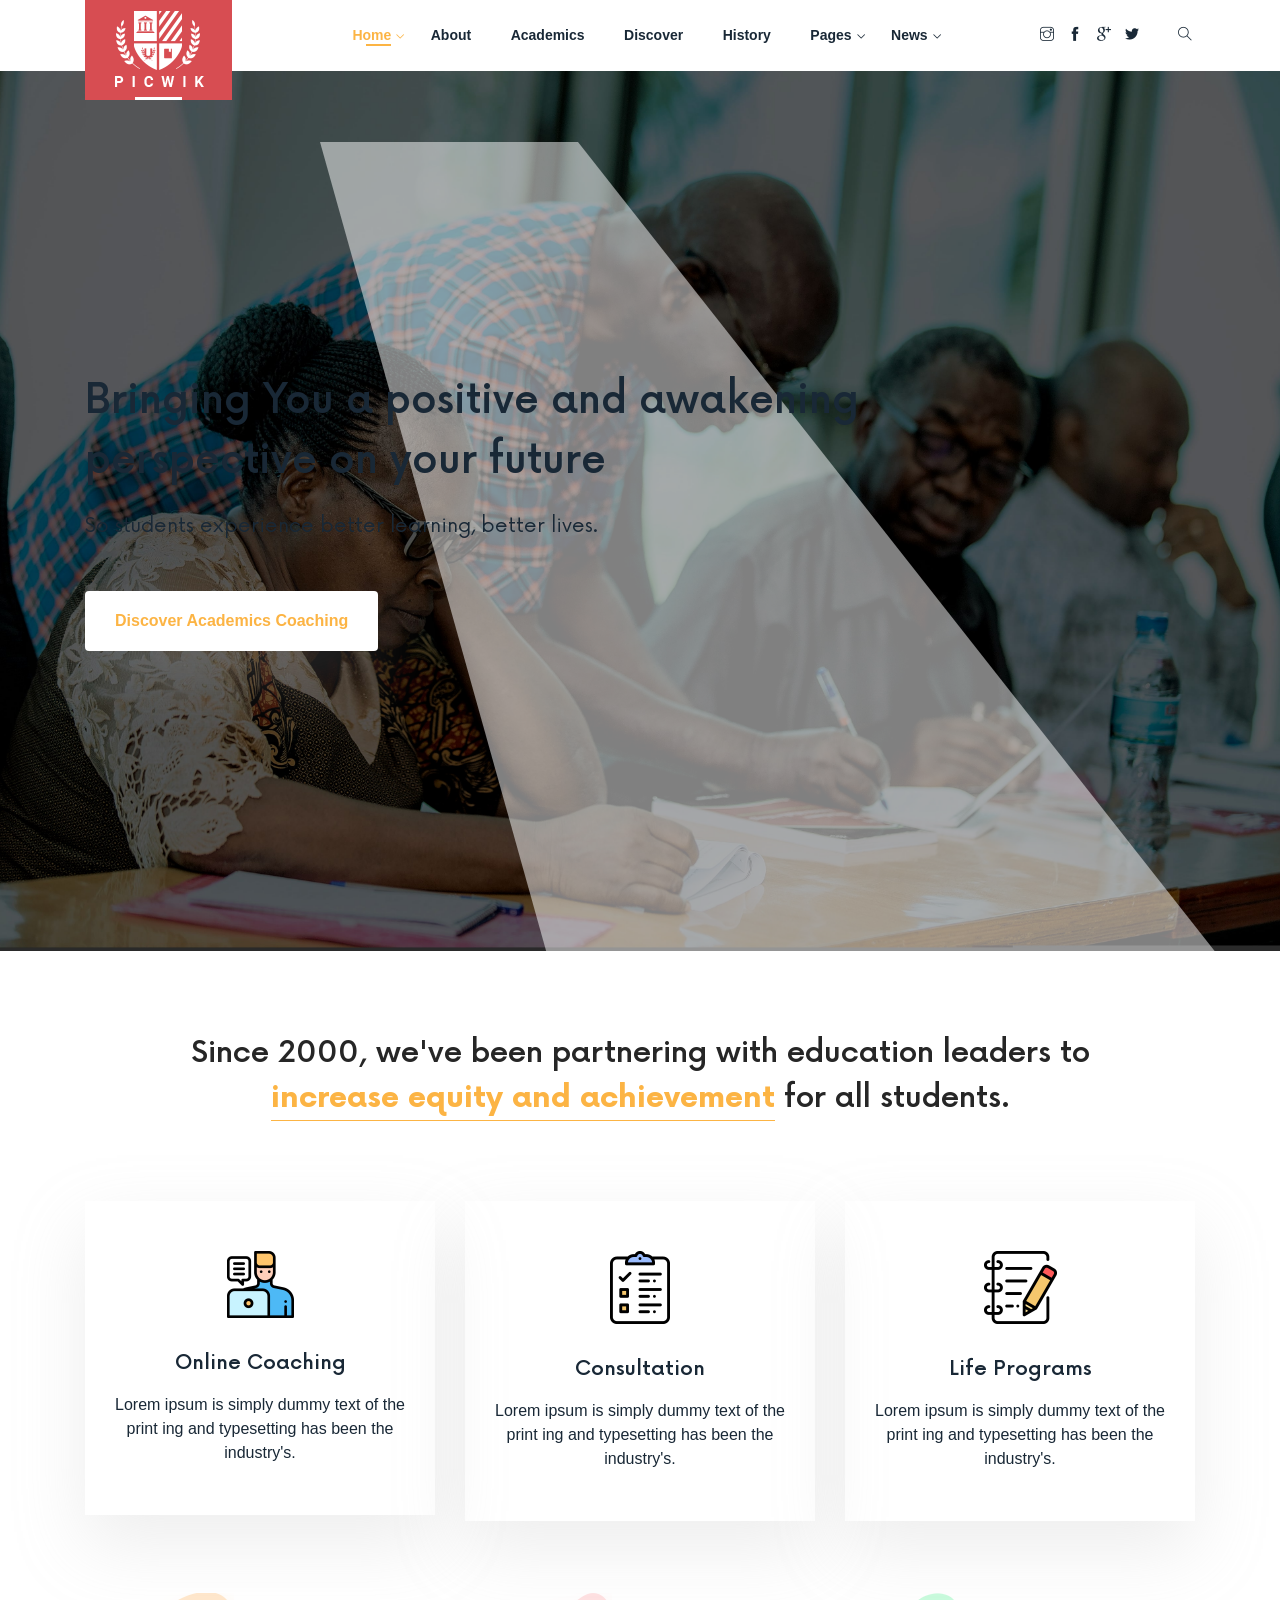
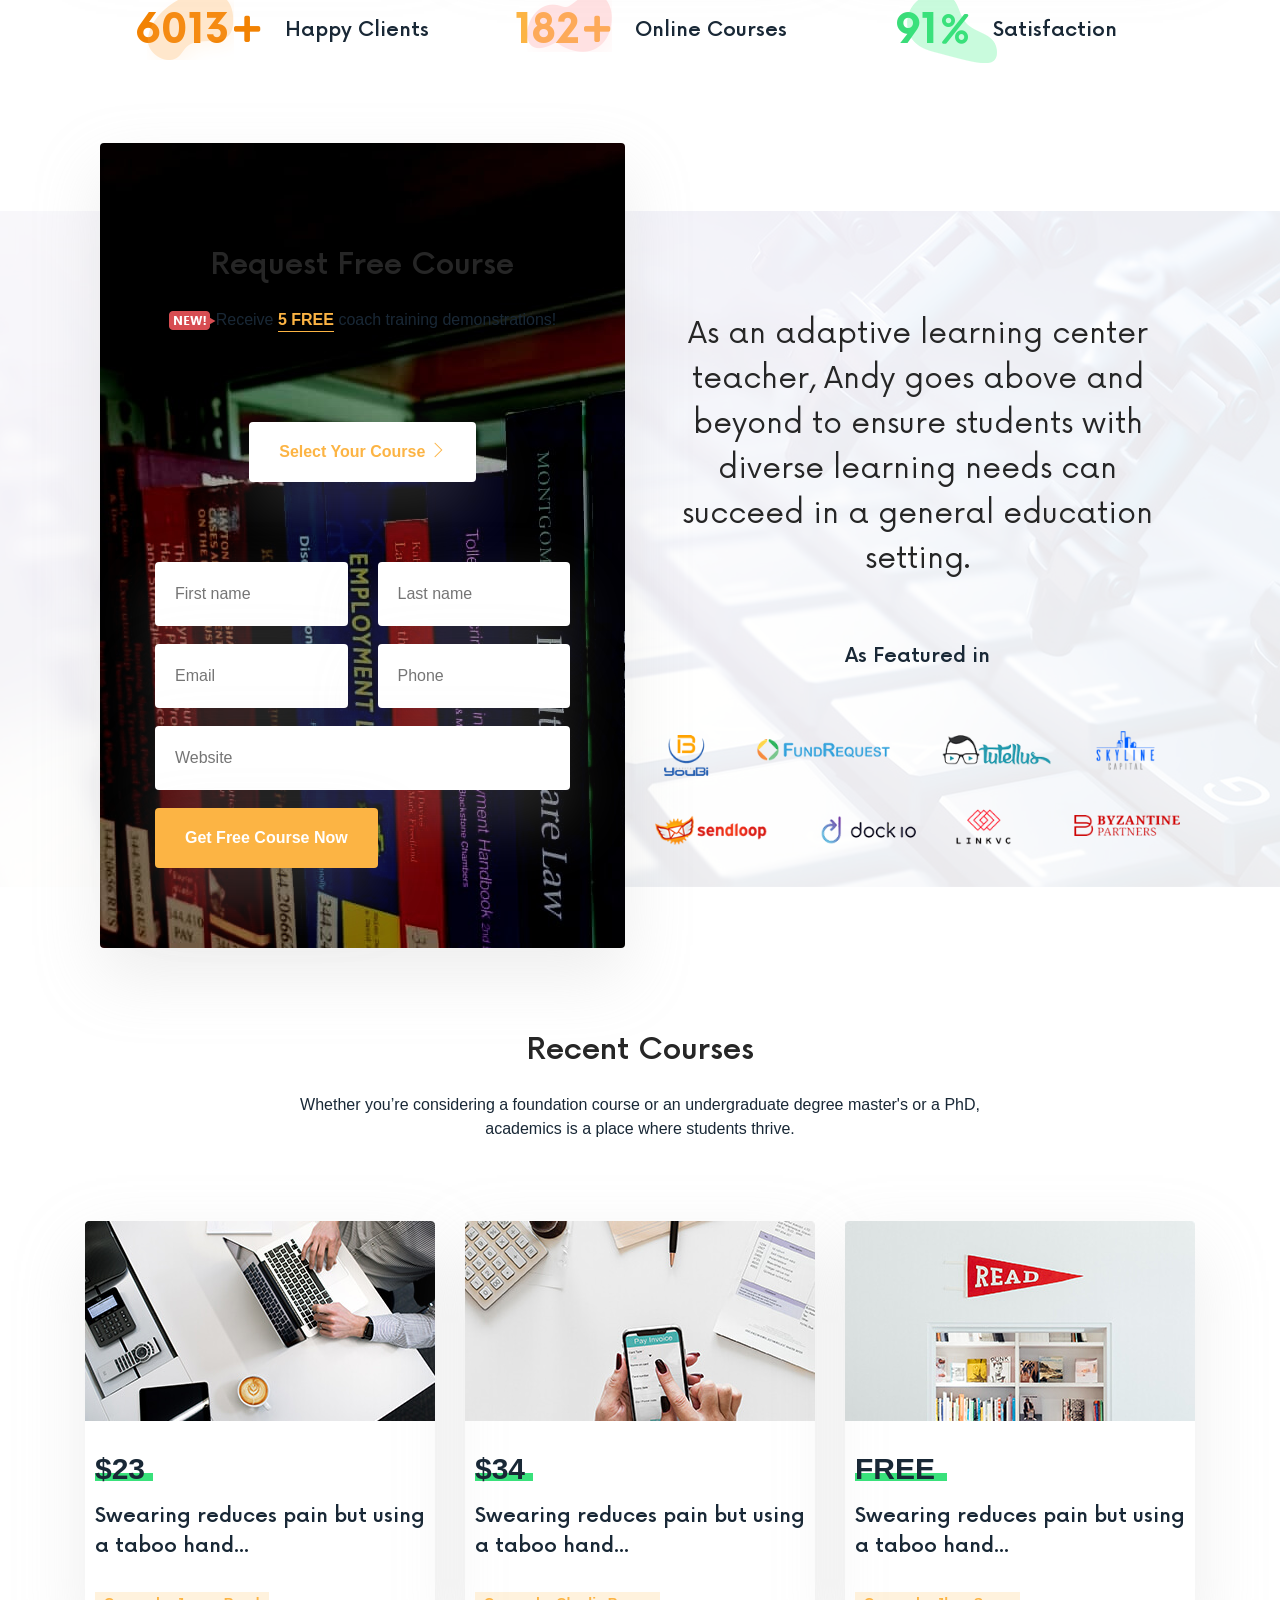
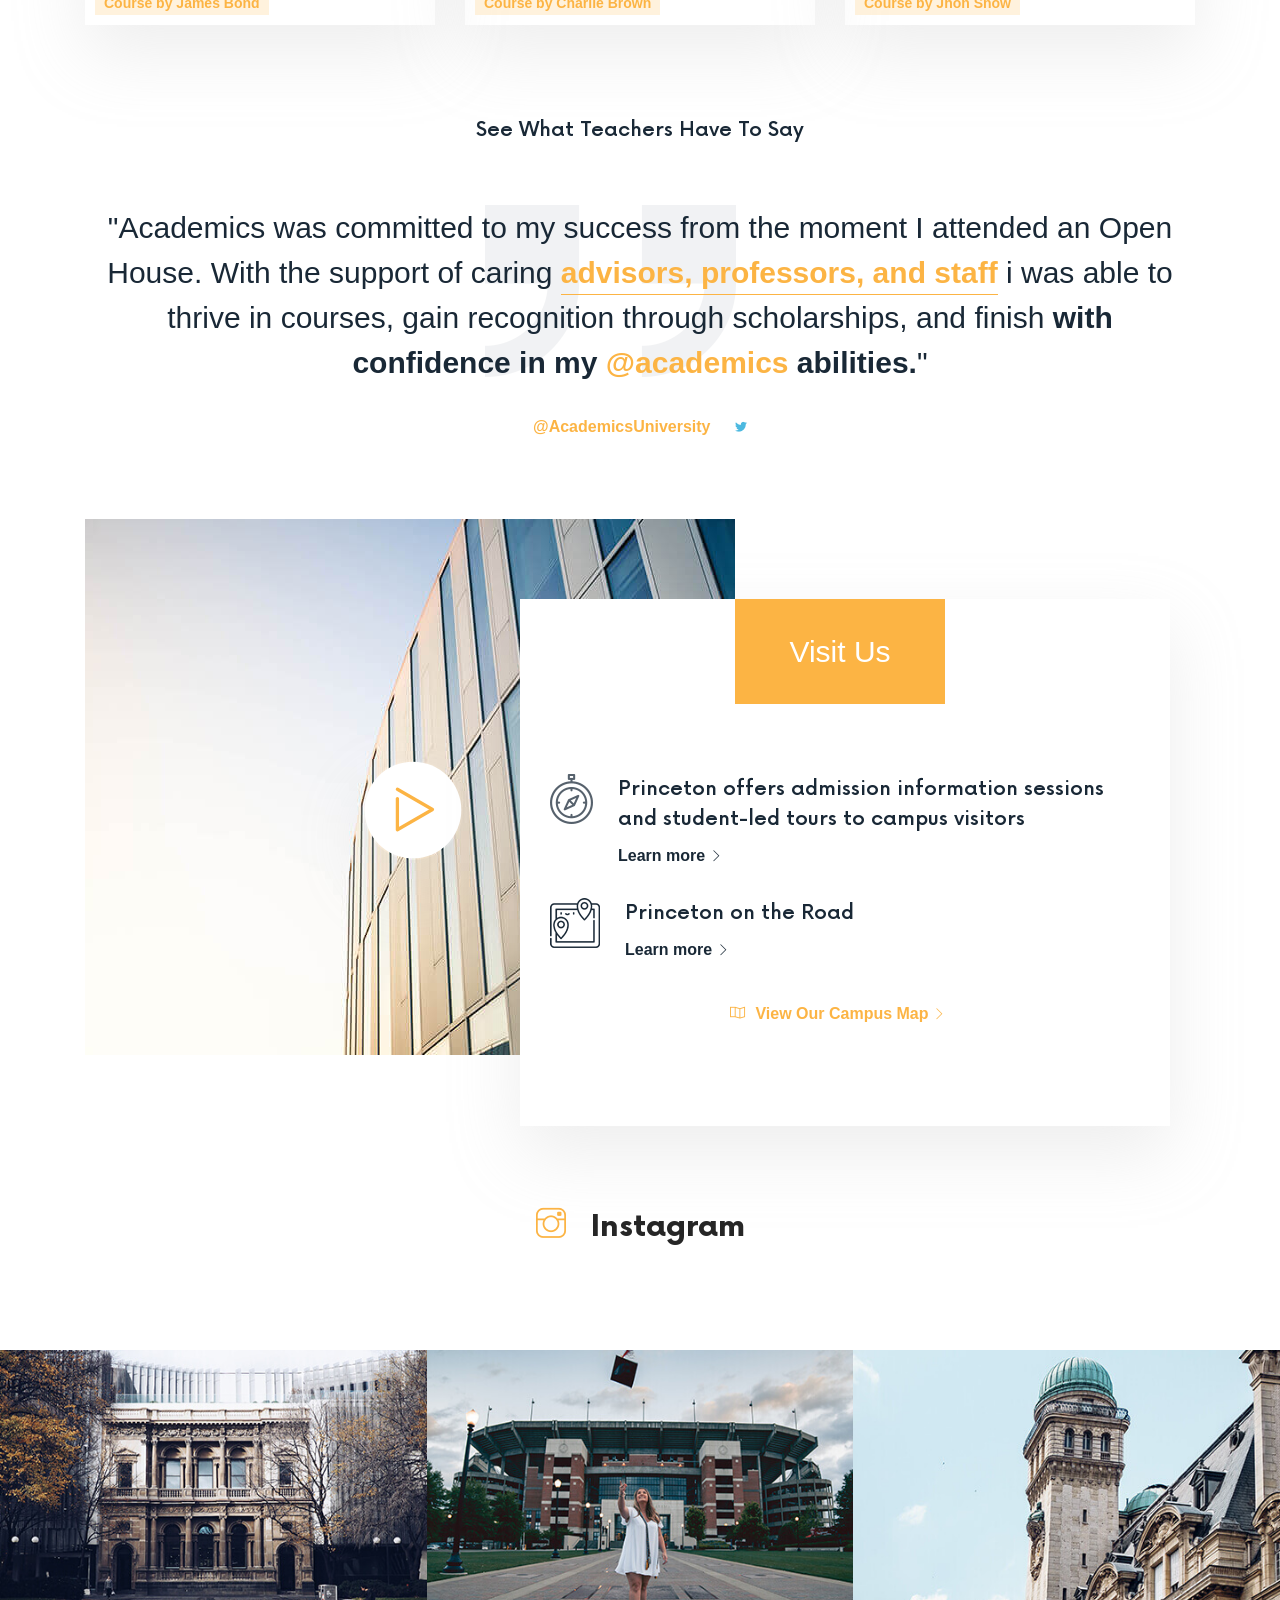
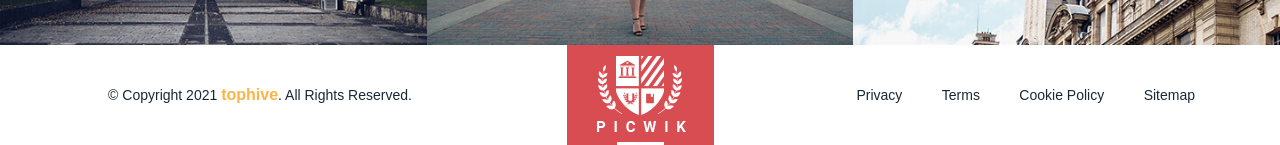
<file: index-2.html>
<!DOCTYPE html>
<html lang="en">


<!-- Mirrored from demo.tophivetheme.com/html/picwik/index.html by HTTrack Website Copier/3.x [XR&CO'2014], Tue, 15 Jun 2021 11:28:13 GMT -->
<head>
  <!-- Meta tag -->
  <meta charset="utf-8">
  <meta name="viewport" content="width=device-width, initial-scale=1, shrink-to-fit=no">
  <link rel="shortcut icon" href="assets/img/standard.png" type="image/x-icon">
  <!-- Title tag -->
  <title>Tanfwa</title>
  <!-- css -->
  <link rel="stylesheet" href="assets/css/bootstrap.min.css">
  <link rel="stylesheet" href="assets/css/fontawesome.min.css">
  <link rel="stylesheet" href="assets/css/themify-icons.css">
  <link rel="stylesheet" href="assets/css/owl.carousel.min.css">
  <link rel="stylesheet" href="assets/css/jquery.fancybox.min.css">
  <link rel="stylesheet" href="assets/css/animate.css">
  <link rel="stylesheet" href="assets/css/main.css">

</head>

<body class="home-3">
  <!--=======================================================
                          HEADER
  =========================================================-->
  <header>
    <div class="container">
      <div class="row">
        <div class="col-md-4 col-lg-2">
          <div class="logo">
            <a href="index-2.html">
              <img src="assets/img/logo-4.png" alt="">
            </a>
          </div>
        </div>
        <div class="col-md-4 col-lg-8">
          <nav>
            <ul>
              <li><a class="active" href="index-2.html">Home</a>
                <ul>
                  <li><a href="index-2.html">Home 1</a></li>
                  <li><a href="home-2.html">Home 2</a></li>
                  <li><a href="home-3.html">Home 3</a></li>
                </ul>
              </li>
              <li><a href="about.html">About</a></li>
              <li><a href="academics.html">Academics</a></li>
              <li><a href="discover.html">Discover</a></li>
              <li><a href="history.html">History</a></li>
              <li><a href="#">Pages</a>
                <ul>
                  <li><a href="apply.html">Apply</a></li>
                </ul>
              </li>
              <li><a href="news.html">News</a>
                <ul>
                  <li><a href="news.html">News</a></li>
                  <li><a href="news-single.html">News Single</a></li>
                </ul>
              </li>
            </ul>
          </nav>
          <div class="mobile-menu">
            <i class="ti-menu"></i>
            <i class="ti-close"></i>
          </div>
        </div>
        <div class="col-md-4 col-lg-2">
          <div class="social-icon">
            <ul>
              <li><a href="#"><i class="ti-instagram"></i></a></li>
              <li><a href="#"><i class="ti-facebook"></i></a></li>
              <li><a href="#"><i class="ti-google"></i></a></li>
               <li><a href="https://mobile.twitter.com/tanfwa"><i class="ti-twitter-alt"></i></a></li>
              <li class="search-icon"><a href="#"><i class="ti-search"></i></a></li>
            </ul>
          </div>
          <div class="search">
            <input type="search" placeholder="Search...">
            <i class="ti-close"></i>
          </div>
        </div>
      </div>
    </div>
  </header>
  <!--========================================================
                          SLIDER
  =========================================================-->
  <section class="slider slider2 slider-parallax owl-carousel owl-theme">
    <div class="item slider-bg-3">
      <div class="container">
        <div class="row">
          <div class="col">
            <h2 class="wow fadeInUp" data-wow-delay=".3s">Bringing You a positive and awakening <br>
              perspective on your future</h2>
            <p class="wow fadeInUp" data-wow-delay=".4s">So students experience better learning, better lives.</p>
            <a href="#" class="btn-1 wow fadeInUp" data-wow-delay=".5s">Discover Academics Coaching</a>
          </div>
        </div>
      </div>
    </div>
    <div class="item slider-bg-4">
      <div class="container">
        <div class="row">
          <div class="col">
            <h2 class="wow fadeInUp" data-wow-delay=".3s">Professional development for <br>
              coaches and leaders</h2>
            <p class="wow fadeInUp" data-wow-delay=".4s">So students experience better learning, better lives.</p>
            <a href="#" class="btn-1 wow fadeInUp" data-wow-delay=".5s">Discover Academics Coaching</a>
          </div>
        </div>
      </div>
    </div>
  </section>
  <!--========================================================
                        DISCOVER
  =========================================================-->
  <div class="container mt80">
    <div class="row">
      <div class="col">
        <h2 class="wow fadeInUp title-big" data-wow-delay=".3s">Since 2000, we've been partnering with education leaders
          to <br>
          <a href="#" class="link">increase equity
            and achievement</a> for all students.</h2>
      </div>
    </div>
  </div>

  <div class="container mt80">
    <div class="row">
      <div class="col-md-4">
        <div class="feature-item bxw wow fadeInUp hoverpop" data-wow-delay=".6s">
          <img src="assets/img/icon1.png" alt="">
          <h3> <a href="#">Online Coaching</a></h3>
          <p>Lorem ipsum is simply dummy text of the print ing and typesetting
            has been the industry's.</p>
        </div>
      </div>
      <div class="col-md-4">
        <div class="feature-item bxw wow fadeInUp hoverpop" data-wow-delay=".7s">
          <img src="assets/img/icon2.png" alt="">
          <h3> <a href="#">Consultation</a></h3>
          <p>Lorem ipsum is simply dummy text of the print ing and typesetting
            has been the industry's.</p>
        </div>
      </div>
      <div class="col-md-4">
        <div class="feature-item bxw wow fadeInUp hoverpop" data-wow-delay=".8s">
          <img src="assets/img/icon3.png" alt="">
          <h3> <a href="#">Life Programs</a></h3>
          <p>Lorem ipsum is simply dummy text of the print ing and typesetting
            has been the industry's.</p>
        </div>
      </div>
    </div>
  </div>

  <div class="counter mt40 mb150 rmb70 wow fadeInUp" data-wow-delay=".3s">
    <div class="container">
      <div class="row">
        <div class="col-md-4">
          <h2 class="c-orange"><span>6500</span> <i class="fas fa-plus"></i> <strong>Happy Clients</strong></h2>
          <img src="assets/img/counter-shape-1.png" alt="">
        </div>
        <div class="col-md-4">
          <h2 class="c-red"><span>200</span> <i class="fas fa-plus"></i> <strong>Online Courses</strong></h2>
          <img src="assets/img/counter-shape-2.png" alt="">
        </div>
        <div class="col-md-4">
          <h2 class="c-green"><span>100</span> <i class="fas fa-percent"></i> <strong>Satisfaction</strong></h2>
          <img src="assets/img/counter-shape-3.png" alt="">
        </div>
      </div>
    </div>
  </div>
  <!--========================================================
                        COURSE
  =========================================================-->
  <section class="course pt100 pb80">
    <div class="container-fluid course-padding">
      <div class="row">
        <div class="col-lg-6">
          <div class="course-req-form bxw wow fadeInUp" data-wow-delay=".4s">
            <div class="text-center">
              <h2>Request Free Course</h2>
              <p class="mt20 mb90"><img src="assets/img/icon-new.png" alt="">Receive <a href="#" class="link">5 FREE</a>
                coach training demonstrations!</p>
              <a href="#" class="btn-1">Select Your Course <i class="ti-angle-right"></i></a>
            </div>
            <form action="#">
              <div class="row mt80">
                <div class="col-md-6">
                  <input type="text" placeholder="First name">
                </div>
                <div class="col-md-6">
                  <input type="text" placeholder="Last name">
                </div>
                <div class="col-md-6">
                  <input type="email" placeholder="Email">
                </div>
                <div class="col-md-6">
                  <input type="tel" placeholder="Phone">
                </div>
                <div class="col-md-12">
                  <input type="url" placeholder="Website">
                </div>
                <div class="col-md-12">
                  <button type="submit" class="btn-2">Get Free Course Now</button>
                </div>
              </div>
            </form>
          </div>
        </div>
        <div class="col-lg-6 text-center rmt70">
          <h2 class="font-weight-normal wow fadeInUp" data-wow-delay=".3s">As an adaptive learning center teacher, Andy goes above and beyond to ensure
            students with diverse learning needs can succeed in a general education setting.</h2>
          <h3 class="mtb60 wow fadeInUp" data-wow-delay=".4s">As Featured in</h3>
          <img src="assets/img/client.png" class="wow fadeInUp" data-wow-delay=".5s" alt="">
        </div>
      </div>
    </div>
  </section>

  <div class="container">
    <div class="row">
      <div class="col-md-12 mb80">
        <div class="section-title">
          <h2 class="wow fadeInUp" data-wow-delay=".3s">Recent Courses</h2>
          <p class="wow fadeInUp" data-wow-delay=".4s">Whether you’re considering a foundation course or an undergraduate degree master's or a PhD, academics is a place where students thrive.</p>
        </div>
      </div>
      <div class="col-md-4">
        <div class="course-item bxw wow fadeInUp" data-wow-delay=".3s">
          <div class="course-item-img">
            <img src="assets/img/course-item1.jpg" alt="">
          </div>
          <div class="course-item-content">
            <span>$23</span>
            <a href="#">
              <h3 class="mt10 mb30">Swearing reduces pain but 
              using a taboo hand...</h3>
            </a>
              <a href="#" class="course-item-author">Course by James Bond</a>
          </div>
        </div>
      </div>
      <div class="col-md-4">
        <div class="course-item bxw wow fadeInUp" data-wow-delay=".4s">
          <div class="course-item-img">
            <img src="assets/img/course-item2.jpg" alt="">
          </div>
          <div class="course-item-content">
            <span>$34</span>
            <a href="#">
              <h3 class="mt10 mb30">Swearing reduces pain but 
              using a taboo hand...</h3>
            </a>
              <a href="#" class="course-item-author">Course by Charlie Brown</a>
          </div>
        </div>
      </div>
      <div class="col-md-4">
        <div class="course-item bxw wow fadeInUp" data-wow-delay=".4s">
          <div class="course-item-img">
            <img src="assets/img/course-item3.jpg" alt="">
          </div>
          <div class="course-item-content">
            <span>FREE</span>
            <a href="#">
              <h3 class="mt10 mb30">Swearing reduces pain but 
              using a taboo hand...</h3>
            </a>
              <a href="#" class="course-item-author">Course by Jhon Snow</a>
          </div>
        </div>
      </div>
    </div>
  </div>
  <!--========================================================
                        TWITET
  =========================================================-->
  <div class="twitet mt60 mb80">
    <div class="container">
      <div class="row">
        <div class="col">
          <h3 class="wow fadeInUp" data-wow-delay=".3s">See What Teachers Have To Say</h3>
          <p class="wow fadeInUp" data-wow-delay=".4s">"Academics was committed to my success from the moment I attended
            an Open House. With the support of caring <a href="#" class="link">advisors, professors, and staff</a> i was
            able to thrive in courses, gain recognition through scholarships, and finish <strong>with confidence in my
              <a href="#" class="link2">@academics</a> abilities.</strong>"</p>
          <a href="#" class="link2 wow fadeInUp" data-wow-delay=".5s">@AcademicsUniversity <i
              class="ti-twitter-alt"></i></a>
        </div>
      </div>
    </div>
  </div>
  <!--========================================================
                          VIDEO
  =========================================================-->
  <section class="video video-red">
    <div class="container">
      <div class="row">
        <div class="col">
          <div class="video-base">
            <img src="assets/img/video-bg.jpg" alt="" />
            <a href="https://www.youtube.com/watch?v=9xwazD5SyVg" class="bxw wow fadeInLeft" data-wow-delay=".3s"
              data-fancybox>
              <svg x="0px" y="0px" viewBox="0 0 213.7 213.7" enable-background="new 0 0 213.7 213.7"
                xml:space="preserve">
                <circle class="circle" fill="none" stroke-width="7" stroke-linecap="round" stroke-linejoin="round"
                  stroke-miterlimit="10" cx="106.8" cy="106.8" r="103.3"></circle>
                <polygon class="triangle" fill="none" stroke-width="7" stroke-linecap="round" stroke-linejoin="round"
                  stroke-miterlimit="10" points="73.5,62.5 148.5,105.8 73.5,149.1"></polygon>
              </svg>
            </a>
          </div>
          <div class="video-content bxw wow fadeInRight" data-wow-delay=".3s">
            <span>Visit Us</span>
            <ul>
              <li>
                <img src="assets/img/v-icon1.png" alt="">
                <div class="video-content-text">
                  <h3>Princeton offers admission information sessions and student-led tours to campus visitors</h3>
                  <a href="#" class="link2">Learn more <i class="ti-angle-right"></i></a>
                </div>
              </li>
              <li>
                <img src="assets/img/v-icon2.png" alt="">
                <div class="video-content-text">
                  <h3>Princeton on the Road</h3>
                  <a href="#" class="link2">Learn more <i class="ti-angle-right"></i></a>
                </div>
              </li>
            </ul>
            <div class="video-map">
              <a href="javascript:;"
                data-src="https://www.google.com/maps/embed?pb=!1m18!1m12!1m3!1d94132.88928942816!2d-71.65261528341081!3d42.4989336766174!2m3!1f0!2f0!3f0!3m2!1i1024!2i768!4f13.1!3m3!1m2!1s0x89e3ecb80090cd81%3A0x4a92bb8ced93430c!2sHarvard%2C+MA%2C+USA!5e0!3m2!1sen!2sbd!4v1560964786737!5m2!1sen!2sbd"
                data-fancybox data-type="iframe" class="link2"><i class="ti-map fs16"></i> View Our Campus Map <i
                  class="ti-angle-right"></i></a>
            </div>
          </div>
        </div>
      </div>
    </div>
  </section>
  <!--========================================================
                          GALLERY
  =========================================================-->
  <section class="gallery mt150">
    <div class="container mb80">
      <div class="row">
        <div class="col">
          <div class="section-title">
            <h2 class="wow fadeInUp font-weight-bold" data-wow-delay=".2s"><i class="ti-instagram mr-3 c-red"></i>
              Instagram</h2>
          </div>
        </div>
      </div>
    </div>
    <div class="gallery-carousel owl-carousel owl-theme wow fadeInUp" data-wow-delay=".4s">
      <div class="item">
        <img src="assets/img/gallery-1.jpg" alt="">
        <div class="gallery-carousel-content">
          <a href="assets/img/gallery-1.jpg" data-fancybox><i class="ti-image"></i></a>
          <h3>Driving Innovation ( HD image )</h3>
        </div>
      </div>
      <div class="item">
        <img src="assets/img/gallery-2.jpg" alt="">
        <div class="gallery-carousel-content">
          <a href="https://www.youtube.com/watch?v=YrTKQ9tKPoQ" data-fancybox><i class="fas fa-play"></i></a>
          <h3>Driving Innovation (4k Video - 3min)</h3>
        </div>
      </div>
      <div class="item">
        <img src="assets/img/gallery-3.jpg" alt="">
        <div class="gallery-carousel-content">
          <a href="assets/img/gallery-3.jpg" data-fancybox><i class="ti-image"></i></a>
          <h3>Driving Innovation ( HD image )</h3>
        </div>
      </div>
      <div class="item">
        <img src="assets/img/gallery-4.jpg" alt="">
        <div class="gallery-carousel-content">
          <a href="https://www.youtube.com/watch?v=YrTKQ9tKPoQ" data-fancybox><i class="fas fa-play"></i></a>
          <h3>Driving Innovation (4k Video - 3min)</h3>
        </div>
      </div>
    </div>
  </section>
  <!--========================================================
                          FOOTER
  =========================================================-->
  <footer class="footer-small">
    <div class="footer-bar">
      <div class="container">
        <div class="row h-100">
          <div class="col-md-4 my-auto">
            <p>© Copyright 2021 <a href="#" class="link2">tophive</a>. All Rights Reserved.</p>
          </div>
          <div class="col-md-4">
            <a href="index-2.html"><img src="assets/img/logo-4.png" alt=""></a>
          </div>
          <div class="col-md-4 my-auto">
            <ul>
              <li><a href="#">Privacy</a></li>
              <li><a href="#">Terms</a></li>
              <li><a href="#">Cookie Policy</a></li>
              <li><a href="#">Sitemap</a></li>
            </ul>
          </div>
        </div>
      </div>
    </div>
  </footer>
  <!--========================================================
                        Loader and toTop
  =========================================================-->
  <div id="preloader">
    <div class="preloader">
      <span></span>
      <span></span>
    </div>
  </div>

  <div id="toTop">
    <i class="ti-arrow-up"></i>
  </div>

  <!-- js -->
  <script src="assets/js/jquery-3.3.1.min.js"></script>
  <script src="assets/js/popper.min.js"></script>
  <script src="assets/js/bootstrap.min.js"></script>
  <script src="assets/js/owl.carousel.min.js"></script>
  <script src="assets/js/jquery.fancybox.min.js"></script>
  <script src="assets/js/waypoints.min.js"></script>
  <script src="assets/js/jquery.counterup.min.js"></script>
  <script src="assets/js/wow.min.js"></script>
  <script src="assets/js/custom.js"></script>
</body>


<!-- Mirrored from demo.tophivetheme.com/html/picwik/index.html by HTTrack Website Copier/3.x [XR&CO'2014], Tue, 15 Jun 2021 11:28:13 GMT -->
</html>
</file>
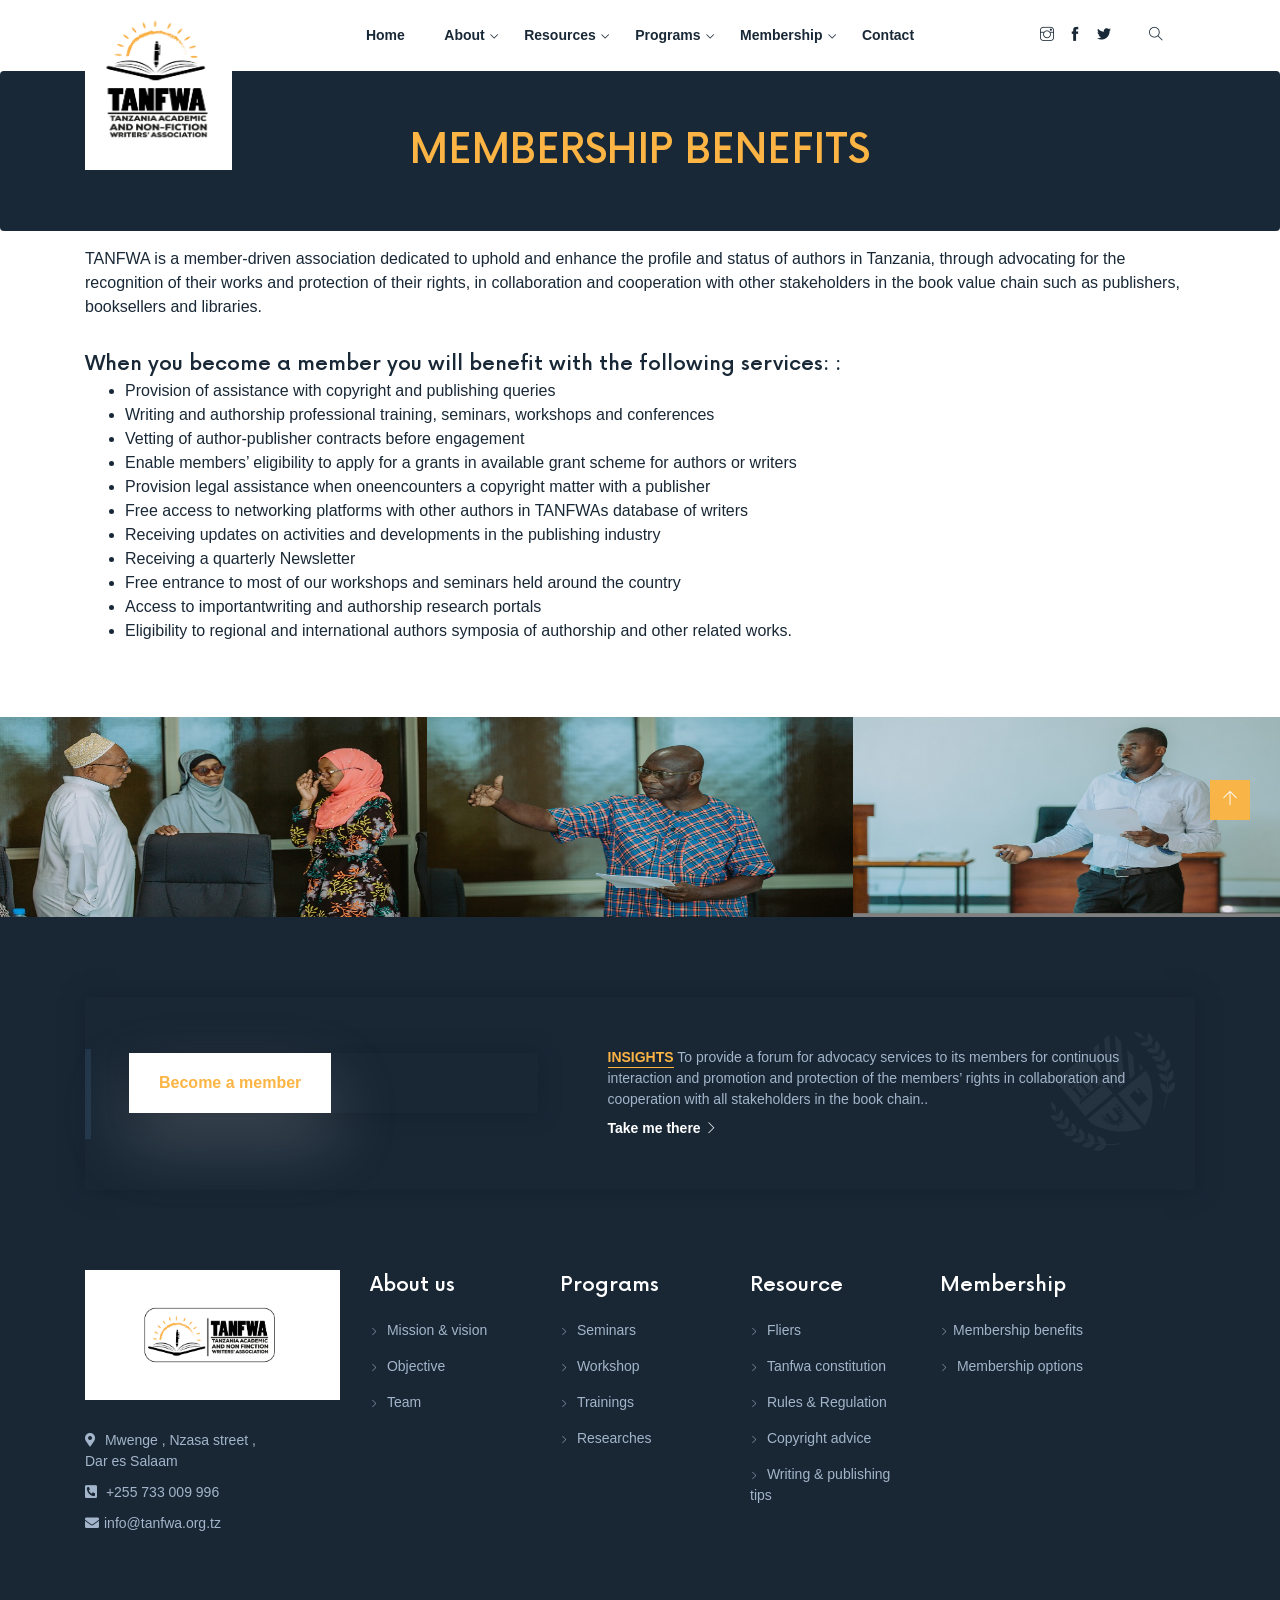
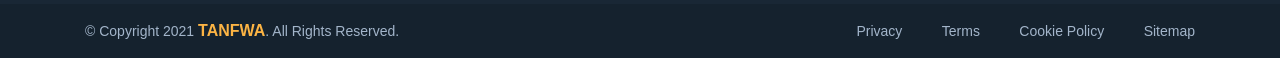
<file: membership-benefits.html>
<!DOCTYPE html>
<html lang="en">


<!-- Mirrored from demo.tophivetheme.com/html/picwik/about.html by HTTrack Website Copier/3.x [XR&CO'2014], Tue, 15 Jun 2021 11:28:18 GMT -->
<head>
    <!-- Meta tag -->
    <meta charset="utf-8">
    <meta name="viewport" content="width=device-width, initial-scale=1, shrink-to-fit=no">
    <link rel="shortcut icon" href="assets/img/standard.png" type="image/x-icon">
    <!-- Title tag -->
    <title>TANFWA</title>
    <!-- css -->
    <link rel="stylesheet" href="assets/css/bootstrap.min.css">
    <link rel="stylesheet" href="assets/css/fontawesome.min.css">
    <link rel="stylesheet" href="assets/css/themify-icons.css">
    <link rel="stylesheet" href="assets/css/owl.carousel.min.css">
    <link rel="stylesheet" href="assets/css/jquery.fancybox.min.css">
    <link rel="stylesheet" href="assets/css/animate.css">
    <link rel="stylesheet" href="assets/css/main.css">

</head>

<body>
<!--=======================================================
                        HEADER
=========================================================-->
<header>
    <div class="container">
        <div class="row">
            <div class="col-md-4 col-lg-2">
                <div class="logo">
                    <a href="index.html">
                        <img class="logo-new" src="assets/img/FINAL_LOGO_B-03.png" style="" alt="">
                    </a>
                </div>
            </div>
            <div class="col-md-4 col-lg-8">
                <nav>
                    <ul>
                        <li><a  href="index.html">Home</a></li>
                        <li><a  href="about.html">About</a>
                            <ul>
                                <li><a   href="mission-and-vision.html">Mission & Vision</a></li>
                               <li><a href="objectives.html">Objectives & Activities</a></li>
                                <li><a href="#">Leadership</a></li>
                            </ul>
                        </li>
                        <li><a    href="#">Resources</a>
                            <ul>
                                <li><a    href="fliers.html">Fliers & Posters</a></li>
                                <li><a   href="constitution.html">Tanfwa Constitution</a></li>
                                <li><a href="rules-and-regulations.html">Rules and Regulations</a></li>
                                <li><a href="copyright-advice.html">Copyright Advice</a></li>
                                <li><a  class="active" href="writing-and-publishing-tips.html">Writing & publishing tips</a></li>

                            </ul>
                        </li>

                        <li><a href="#">Programs</a>
                            <ul>
                                <li><a href="#">Seminars</a></li>
                                <li><a href="#">Workshops</a></li>
                                <li><a href="#">Trainings</a></li>
                                <li><a href="#">Researches</a></li>

                            </ul>
                        </li>


                        <li><a href="#">Membership</a>
                            <ul>
                                <li><a href="membership-options.html">Membership Options</a></li>
                                <li><a href="membership-benefits.html">Membership benefits</a></li>
                                <li><a href="banking-details.html">Banking details</a></li>
                                <li><a href="signin.html">My account</a></li>

                            </ul>
                        </li>
                        <li><a href="contact2.html">Contact</a> </li>

                    </ul>
                </nav>
                <div class="mobile-menu">
                    <i class="ti-menu"></i>
                    <i class="ti-close"></i>
                </div>
            </div>
            <div class="col-md-4 col-lg-2">
                <div class="social-icon">
                    <ul>
                        <li><a href="https://instagram.com/tanfwa?utm_medium=copy_link"><i class="ti-instagram"></i></a></li>
                        <li><a href="https://www.facebook.com/profile.php?id=100072322740174"><i class="ti-facebook"></i></a></li>
                        <!--                        <li><a href="#"><i class="ti-google"></i></a></li>-->
                        <li><a href="https://mobile.twitter.com/tanfwa"><i class="ti-twitter-alt"></i></a></li>
                        <li class="search-icon"><a href="#"><i class="ti-search"></i></a></li>
                    </ul>
                </div>
                <div class="search">
                    <input type="search" placeholder="Search...">
                    <i class="ti-close"></i>
                </div>
            </div>
        </div>
    </div>
</header>
<!--========================================================
                        BREADCRUMB
=========================================================-->
<section class="breadcrumb "  style="padding: 50px;
background: #192836;">
    <div class="container">
        <div class="row" style="justify-content: center;">
            <div class="col-sm-12 col-md-12 breadcrumb-custom">
                <h1 style="color:#fcb444;">
                    MEMBERSHIP BENEFITS
                </h1>
            </div>
<!--            <div class="col-sm-6 col-md-6">-->
<!--                <h2 style="color: #fcb444 "> Are you a Book Writer, Editor, Illustrator,translator-->
<!--                    Typesetter, Graphic Designer, Publisher?</h2>-->
<!--            </div>-->
        </div>
    </div>
</section>



<section>
    <div class="container">
        <div class="row">
<!--            <div class="col-md-12">-->
<!--                <div class="section-title">-->
<!--                    <h2 class="wow fadeInUp" data-wow-delay=".3s">Membership Benefits</h2>-->
<!--                </div>-->
<!--            </div>-->
            <div class="col-md-12">
                <p>TANFWA is a member-driven association dedicated to uphold and enhance the profile and status of
                    authors in Tanzania, through advocating for the recognition of their works and protection of their
                    rights, in collaboration and cooperation with other stakeholders in the book value chain such as
                    publishers, booksellers and libraries.</p>

<!--                <p class="mt20">Membership is open for authors, illustrators, and translators, of Textbooks,-->
<!--                    Academic and Non-Fiction works including but not limited to: scholarly works, academic textbooks,-->
<!--                    school textbooks, manuals, biographies, auto-biographies, histories, works of general interest,-->
<!--                    scholarly articles and essays; and may extend further as the case may be to include novels,-->
<!--                    poetry and dramaticworks. These can be, either ordinary, associate or honorary member. -->
<!--                </p>-->
                <h3 class="mt30">When you become a member you will benefit with the following services: :</h3>
                <ol style="list-style: disc;">
                    <li>Provision of assistance with copyright and publishing queries</li>
                    <li>Writing and authorship professional training, seminars, workshops and conferences</li>
                    <li>Vetting of author-publisher contracts before engagement</li>
                    <li>Enable members’ eligibility to apply for a grants in available grant scheme for authors or
                        writers
                    </li>
                    <li>Provision legal assistance when oneencounters a copyright matter with a publisher</li>
                    <li>Free access to networking platforms with other authors in TANFWAs database of writers</li>
                    <li>Receiving updates on activities and developments in the publishing industry</li>
                    <li>Receiving a quarterly Newsletter</li>
                    <li>Free entrance to most of our workshops and seminars held around the country</li>
                    <li>Access to importantwriting and authorship research portals</li>
                    <li>Eligibility to regional and international authors symposia of authorship and other related
                        works.
                    </li>
                </ol>
            </div>


        </div>
    </div>
</section>



</div>
</div>
<br>
<br>


<!--========================================================
                        GALLERY
=========================================================-->
<section class="gallery pt10">

    <div class="gallery-carousel owl-carousel owl-theme wow fadeInUp" data-wow-delay=".4s">
        <div class="item">
            <img src="assets/img/tan/IMG_4796.JPG"  style="height:200px"  alt="">
            <div class="gallery-carousel-content">
                <a href="assets/img/tan/IMG_4796.JPG" data-fancybox><i class="ti-image"></i></a>
                <h3>Join us today</h3>
            </div>
        </div>
        <div class="item">
            <img src="assets/img/tan/IMG_4630.JPG" style="height:200px" alt="">
            <div class="gallery-carousel-content">
                <a href="assets/img/tan/IMG_4630.JPG" data-fancybox><i class="ti-image"></i></a>

                <h3>Join us today</h3>
            </div>
        </div>
        <div class="item">
            <img src="assets/img/tan/IMG_4536.JPG"  style="height:200px"  alt="">
            <div class="gallery-carousel-content">
                <a href="assets/img/tan/IMG_4536.JPG" data-fancybox><i class="ti-image"></i></a>
                <h3>Join us today</h3>
            </div>
        </div>
        <div class="item">
            <img src="assets/img/tan/IMG_4811.JPG"style="height:200px"    alt="">
            <div class="gallery-carousel-content">
                <a href="assets/img/tan/IMG_4811.JPG" data-fancybox><i class="ti-image"></i></a>
                <h3>Join us today</h3>
            </div>
        </div>
    </div>
</section>



<!--========================================================
                          FOOTER
  =========================================================-->
<footer class="pt80">
    <div class="container">
        <div class="row">
            <div class="col">
                <div class="footer-subscribe bxw2 wow fadeInUp" data-wow-delay=".2s">
                    <div class="row">
                        <div class="col-md-5">
                            <div class="input-group bxw2">
                                <!--                                <input type="text" class="form-control" placeholder="Subscribe to our newsletter">-->
                                <div class="input-group-append">
                                    <a href="./apply.html" class="btn-1 wow fadeInUp" data-wow-delay=".5s">Become a member</a>
                                    <!--                                    <button   class="input-group-text" style=" border-radius:20px; height:100px;width: 100% " >Become a member </button>-->
                                </div>
                            </div>
                        </div>
                        <div class="col-md-7">
                            <div class="footer-subscribe-content">
                                <p><a href="#" class="link">INSIGHTS </a> To provide a forum for advocacy
                                    services to its members for continuous interaction and promotion and protection of
                                    the members’ rights in collaboration and
                                    cooperation with all stakeholders in the book chain..</p>
                                <a href="#" class="link2">Take me there <i class="ti-angle-right"></i></a>
                            </div>
                        </div>
                    </div>
                </div>
            </div>
        </div>
        <div class="row mt80 mb60">
            <div class="col-md-3">
                <a href="index.html"><img src="assets/img/horizontal.png" class="mb30 wow fadeInDown"
                                          data-wow-delay=".2s" alt=""></a>
                <ul>
                  <li class="wow fadeInDown" data-wow-delay=".3s"><i class="fas fa-map-marker-alt"></i> Mwenge ,
                        Nzasa street ,<br>
                        Dar es Salaam
                    </li>
                    <li class="wow fadeInDown" data-wow-delay=".4s"><i class="fas fa-phone-square-alt"></i> +255 733 009
                        996
                    </li>
                    <li class="wow fadeInDown" data-wow-delay=".5s"><i class="fas fa-envelope"></i>info@tanfwa.org.tz
                    </li>
                </ul>
            </div>

            <div class="col-md-2">
                <h3 class="wow fadeInDown" data-wow-delay=".2s">About us</h3>
                <ul>
                    <li class="wow fadeInDown" data-wow-delay=".3s"><a href="mission-and-vision.html"><i class="ti-angle-right"></i> Mission & vision</a>
                    </li>
                    <li class="wow fadeInDown" data-wow-delay=".4s"><a href="objectives.html"><i class="ti-angle-right"></i> Objective
                    </a>
                    </li>
                    <li class="wow fadeInDown" data-wow-delay=".5s"><a href="#"><i class="ti-angle-right"></i> Team</a>
                    </li>
                </ul>
            </div>
            <div class="col-md-2">
                <h3 class="wow fadeInDown" data-wow-delay=".2s">Programs</h3>
                <ul>
                    <li class="wow fadeInDown" data-wow-delay=".3s"><a href="#"><i class="ti-angle-right"></i> Seminars</a>
                    </li>
                    <li class="wow fadeInDown" data-wow-delay=".4s"><a href="#"><i class="ti-angle-right"></i> Workshop
                    </a>
                    </li>
                    <li class="wow fadeInDown" data-wow-delay=".5s"><a href="#"><i class="ti-angle-right"></i> Trainings</a>
                    </li>
                    <li class="wow fadeInDown" data-wow-delay=".5s"><a href="#"><i class="ti-angle-right"></i> Researches</a>
                    </li>
                </ul>
            </div>
            <div class="col-md-2">
                <h3 class="wow fadeInDown" data-wow-delay=".2s">Resource</h3>
                <ul>
                    <li class="wow fadeInDown" data-wow-delay=".3s"><a href="fliers.html"><i class="ti-angle-right"></i> Fliers</a>
                    </li>
                    <li class="wow fadeInDown" data-wow-delay=".4s"><a href="constitution.html"><i class="ti-angle-right"></i> Tanfwa constitution</a>
                    </li>
                    <li class="wow fadeInDown" data-wow-delay=".5s"><a href="rules-and-regulations.html"><i class="ti-angle-right"></i> Rules & Regulation</a>
                    </li>
                    <li class="wow fadeInDown" data-wow-delay=".5s"><a href="copyright-advice.html"><i class="ti-angle-right"></i> Copyright advice</a>
                    </li>
                    <li class="wow fadeInDown" data-wow-delay=".5s"><a href="writing-and-publishing-tips.html"><i class="ti-angle-right"></i> Writing & publishing tips</a>
                    </li>
                </ul>
            </div>
            <div class="col-md-2">
                <h3 class="wow fadeInDown" data-wow-delay=".2s">Membership</h3>
                <ul>
                    <li class="wow fadeInDown" data-wow-delay=".3s"><a href="membership-benefits.html"><i class="ti-angle-right"></i>Membership benefits</a>
                    </li>
                    <li class="wow fadeInDown" data-wow-delay=".4s"><a href="membership-options.html"><i class="ti-angle-right"></i> Membership options</a>
                    </li>
                </ul>
            </div>

        </div>
    </div>
    <div class="footer-bar">
        <div class="container">
            <div class="row">
                <div class="col-md-5">
                    <p>© Copyright 2021 <a href="#" class="link2">TANFWA</a>. All Rights Reserved.</p>
                </div>
                <div class="col-md-7">
                    <ul>
                        <li><a href="#">Privacy</a></li>
                        <li><a href="#">Terms</a></li>
                        <li><a href="#">Cookie Policy</a></li>
                        <li><a href="#">Sitemap</a></li>
                    </ul>
                </div>
            </div>
        </div>
    </div>
</footer>
<!--========================================================
                      Loader and toTop
=========================================================-->
<div id="preloader">
    <div class="preloader">
        <span></span>
        <span></span>
    </div>
</div>

<div id="toTop">
    <i class="ti-arrow-up"></i>
</div>

<!-- js -->
<script src="assets/js/jquery-3.3.1.min.js"></script>
<script src="assets/js/popper.min.js"></script>
<script src="assets/js/bootstrap.min.js"></script>
<script src="assets/js/owl.carousel.min.js"></script>
<script src="assets/js/jquery.fancybox.min.js"></script>
<script src="assets/js/waypoints.min.js"></script>
<script src="assets/js/jquery.counterup.min.js"></script>
<script src="assets/js/wow.min.js"></script>
<script src="assets/js/custom.js"></script>
</body>


<!-- Mirrored from demo.tophivetheme.com/html/picwik/about.html by HTTrack Website Copier/3.x [XR&CO'2014], Tue, 15 Jun 2021 11:28:19 GMT -->
</html>
</file>
<file: assets/css/themify-icons.css>
@font-face {
	font-family: 'themify';
	src:url('../fonts/themify9f24.eot?-fvbane');
	src:url('../fonts/themifyd41d.eot?#iefix-fvbane') format('embedded-opentype'),
		url('../fonts/themify9f24.woff?-fvbane') format('woff'),
		url('../fonts/themify9f24.ttf?-fvbane') format('truetype'),
		url('../fonts/themify9f24.svg?-fvbane#themify') format('svg');
	font-weight: normal;
	font-style: normal;
}

[class^="ti-"], [class*=" ti-"] {
	font-family: 'themify';
	speak: none;
	font-style: normal;
	font-weight: normal;
	font-variant: normal;
	text-transform: none;
	line-height: 1;

	/* Better Font Rendering =========== */
	-webkit-font-smoothing: antialiased;
	-moz-osx-font-smoothing: grayscale;
}

.ti-wand:before {
	content: "\e600";
}
.ti-volume:before {
	content: "\e601";
}
.ti-user:before {
	content: "\e602";
}
.ti-unlock:before {
	content: "\e603";
}
.ti-unlink:before {
	content: "\e604";
}
.ti-trash:before {
	content: "\e605";
}
.ti-thought:before {
	content: "\e606";
}
.ti-target:before {
	content: "\e607";
}
.ti-tag:before {
	content: "\e608";
}
.ti-tablet:before {
	content: "\e609";
}
.ti-star:before {
	content: "\e60a";
}
.ti-spray:before {
	content: "\e60b";
}
.ti-signal:before {
	content: "\e60c";
}
.ti-shopping-cart:before {
	content: "\e60d";
}
.ti-shopping-cart-full:before {
	content: "\e60e";
}
.ti-settings:before {
	content: "\e60f";
}
.ti-search:before {
	content: "\e610";
}
.ti-zoom-in:before {
	content: "\e611";
}
.ti-zoom-out:before {
	content: "\e612";
}
.ti-cut:before {
	content: "\e613";
}
.ti-ruler:before {
	content: "\e614";
}
.ti-ruler-pencil:before {
	content: "\e615";
}
.ti-ruler-alt:before {
	content: "\e616";
}
.ti-bookmark:before {
	content: "\e617";
}
.ti-bookmark-alt:before {
	content: "\e618";
}
.ti-reload:before {
	content: "\e619";
}
.ti-plus:before {
	content: "\e61a";
}
.ti-pin:before {
	content: "\e61b";
}
.ti-pencil:before {
	content: "\e61c";
}
.ti-pencil-alt:before {
	content: "\e61d";
}
.ti-paint-roller:before {
	content: "\e61e";
}
.ti-paint-bucket:before {
	content: "\e61f";
}
.ti-na:before {
	content: "\e620";
}
.ti-mobile:before {
	content: "\e621";
}
.ti-minus:before {
	content: "\e622";
}
.ti-medall:before {
	content: "\e623";
}
.ti-medall-alt:before {
	content: "\e624";
}
.ti-marker:before {
	content: "\e625";
}
.ti-marker-alt:before {
	content: "\e626";
}
.ti-arrow-up:before {
	content: "\e627";
}
.ti-arrow-right:before {
	content: "\e628";
}
.ti-arrow-left:before {
	content: "\e629";
}
.ti-arrow-down:before {
	content: "\e62a";
}
.ti-lock:before {
	content: "\e62b";
}
.ti-location-arrow:before {
	content: "\e62c";
}
.ti-link:before {
	content: "\e62d";
}
.ti-layout:before {
	content: "\e62e";
}
.ti-layers:before {
	content: "\e62f";
}
.ti-layers-alt:before {
	content: "\e630";
}
.ti-key:before {
	content: "\e631";
}
.ti-import:before {
	content: "\e632";
}
.ti-image:before {
	content: "\e633";
}
.ti-heart:before {
	content: "\e634";
}
.ti-heart-broken:before {
	content: "\e635";
}
.ti-hand-stop:before {
	content: "\e636";
}
.ti-hand-open:before {
	content: "\e637";
}
.ti-hand-drag:before {
	content: "\e638";
}
.ti-folder:before {
	content: "\e639";
}
.ti-flag:before {
	content: "\e63a";
}
.ti-flag-alt:before {
	content: "\e63b";
}
.ti-flag-alt-2:before {
	content: "\e63c";
}
.ti-eye:before {
	content: "\e63d";
}
.ti-export:before {
	content: "\e63e";
}
.ti-exchange-vertical:before {
	content: "\e63f";
}
.ti-desktop:before {
	content: "\e640";
}
.ti-cup:before {
	content: "\e641";
}
.ti-crown:before {
	content: "\e642";
}
.ti-comments:before {
	content: "\e643";
}
.ti-comment:before {
	content: "\e644";
}
.ti-comment-alt:before {
	content: "\e645";
}
.ti-close:before {
	content: "\e646";
}
.ti-clip:before {
	content: "\e647";
}
.ti-angle-up:before {
	content: "\e648";
}
.ti-angle-right:before {
	content: "\e649";
}
.ti-angle-left:before {
	content: "\e64a";
}
.ti-angle-down:before {
	content: "\e64b";
}
.ti-check:before {
	content: "\e64c";
}
.ti-check-box:before {
	content: "\e64d";
}
.ti-camera:before {
	content: "\e64e";
}
.ti-announcement:before {
	content: "\e64f";
}
.ti-brush:before {
	content: "\e650";
}
.ti-briefcase:before {
	content: "\e651";
}
.ti-bolt:before {
	content: "\e652";
}
.ti-bolt-alt:before {
	content: "\e653";
}
.ti-blackboard:before {
	content: "\e654";
}
.ti-bag:before {
	content: "\e655";
}
.ti-move:before {
	content: "\e656";
}
.ti-arrows-vertical:before {
	content: "\e657";
}
.ti-arrows-horizontal:before {
	content: "\e658";
}
.ti-fullscreen:before {
	content: "\e659";
}
.ti-arrow-top-right:before {
	content: "\e65a";
}
.ti-arrow-top-left:before {
	content: "\e65b";
}
.ti-arrow-circle-up:before {
	content: "\e65c";
}
.ti-arrow-circle-right:before {
	content: "\e65d";
}
.ti-arrow-circle-left:before {
	content: "\e65e";
}
.ti-arrow-circle-down:before {
	content: "\e65f";
}
.ti-angle-double-up:before {
	content: "\e660";
}
.ti-angle-double-right:before {
	content: "\e661";
}
.ti-angle-double-left:before {
	content: "\e662";
}
.ti-angle-double-down:before {
	content: "\e663";
}
.ti-zip:before {
	content: "\e664";
}
.ti-world:before {
	content: "\e665";
}
.ti-wheelchair:before {
	content: "\e666";
}
.ti-view-list:before {
	content: "\e667";
}
.ti-view-list-alt:before {
	content: "\e668";
}
.ti-view-grid:before {
	content: "\e669";
}
.ti-uppercase:before {
	content: "\e66a";
}
.ti-upload:before {
	content: "\e66b";
}
.ti-underline:before {
	content: "\e66c";
}
.ti-truck:before {
	content: "\e66d";
}
.ti-timer:before {
	content: "\e66e";
}
.ti-ticket:before {
	content: "\e66f";
}
.ti-thumb-up:before {
	content: "\e670";
}
.ti-thumb-down:before {
	content: "\e671";
}
.ti-text:before {
	content: "\e672";
}
.ti-stats-up:before {
	content: "\e673";
}
.ti-stats-down:before {
	content: "\e674";
}
.ti-split-v:before {
	content: "\e675";
}
.ti-split-h:before {
	content: "\e676";
}
.ti-smallcap:before {
	content: "\e677";
}
.ti-shine:before {
	content: "\e678";
}
.ti-shift-right:before {
	content: "\e679";
}
.ti-shift-left:before {
	content: "\e67a";
}
.ti-shield:before {
	content: "\e67b";
}
.ti-notepad:before {
	content: "\e67c";
}
.ti-server:before {
	content: "\e67d";
}
.ti-quote-right:before {
	content: "\e67e";
}
.ti-quote-left:before {
	content: "\e67f";
}
.ti-pulse:before {
	content: "\e680";
}
.ti-printer:before {
	content: "\e681";
}
.ti-power-off:before {
	content: "\e682";
}
.ti-plug:before {
	content: "\e683";
}
.ti-pie-chart:before {
	content: "\e684";
}
.ti-paragraph:before {
	content: "\e685";
}
.ti-panel:before {
	content: "\e686";
}
.ti-package:before {
	content: "\e687";
}
.ti-music:before {
	content: "\e688";
}
.ti-music-alt:before {
	content: "\e689";
}
.ti-mouse:before {
	content: "\e68a";
}
.ti-mouse-alt:before {
	content: "\e68b";
}
.ti-money:before {
	content: "\e68c";
}
.ti-microphone:before {
	content: "\e68d";
}
.ti-menu:before {
	content: "\e68e";
}
.ti-menu-alt:before {
	content: "\e68f";
}
.ti-map:before {
	content: "\e690";
}
.ti-map-alt:before {
	content: "\e691";
}
.ti-loop:before {
	content: "\e692";
}
.ti-location-pin:before {
	content: "\e693";
}
.ti-list:before {
	content: "\e694";
}
.ti-light-bulb:before {
	content: "\e695";
}
.ti-Italic:before {
	content: "\e696";
}
.ti-info:before {
	content: "\e697";
}
.ti-infinite:before {
	content: "\e698";
}
.ti-id-badge:before {
	content: "\e699";
}
.ti-hummer:before {
	content: "\e69a";
}
.ti-home:before {
	content: "\e69b";
}
.ti-help:before {
	content: "\e69c";
}
.ti-headphone:before {
	content: "\e69d";
}
.ti-harddrives:before {
	content: "\e69e";
}
.ti-harddrive:before {
	content: "\e69f";
}
.ti-gift:before {
	content: "\e6a0";
}
.ti-game:before {
	content: "\e6a1";
}
.ti-filter:before {
	content: "\e6a2";
}
.ti-files:before {
	content: "\e6a3";
}
.ti-file:before {
	content: "\e6a4";
}
.ti-eraser:before {
	content: "\e6a5";
}
.ti-envelope:before {
	content: "\e6a6";
}
.ti-download:before {
	content: "\e6a7";
}
.ti-direction:before {
	content: "\e6a8";
}
.ti-direction-alt:before {
	content: "\e6a9";
}
.ti-dashboard:before {
	content: "\e6aa";
}
.ti-control-stop:before {
	content: "\e6ab";
}
.ti-control-shuffle:before {
	content: "\e6ac";
}
.ti-control-play:before {
	content: "\e6ad";
}
.ti-control-pause:before {
	content: "\e6ae";
}
.ti-control-forward:before {
	content: "\e6af";
}
.ti-control-backward:before {
	content: "\e6b0";
}
.ti-cloud:before {
	content: "\e6b1";
}
.ti-cloud-up:before {
	content: "\e6b2";
}
.ti-cloud-down:before {
	content: "\e6b3";
}
.ti-clipboard:before {
	content: "\e6b4";
}
.ti-car:before {
	content: "\e6b5";
}
.ti-calendar:before {
	content: "\e6b6";
}
.ti-book:before {
	content: "\e6b7";
}
.ti-bell:before {
	content: "\e6b8";
}
.ti-basketball:before {
	content: "\e6b9";
}
.ti-bar-chart:before {
	content: "\e6ba";
}
.ti-bar-chart-alt:before {
	content: "\e6bb";
}
.ti-back-right:before {
	content: "\e6bc";
}
.ti-back-left:before {
	content: "\e6bd";
}
.ti-arrows-corner:before {
	content: "\e6be";
}
.ti-archive:before {
	content: "\e6bf";
}
.ti-anchor:before {
	content: "\e6c0";
}
.ti-align-right:before {
	content: "\e6c1";
}
.ti-align-left:before {
	content: "\e6c2";
}
.ti-align-justify:before {
	content: "\e6c3";
}
.ti-align-center:before {
	content: "\e6c4";
}
.ti-alert:before {
	content: "\e6c5";
}
.ti-alarm-clock:before {
	content: "\e6c6";
}
.ti-agenda:before {
	content: "\e6c7";
}
.ti-write:before {
	content: "\e6c8";
}
.ti-window:before {
	content: "\e6c9";
}
.ti-widgetized:before {
	content: "\e6ca";
}
.ti-widget:before {
	content: "\e6cb";
}
.ti-widget-alt:before {
	content: "\e6cc";
}
.ti-wallet:before {
	content: "\e6cd";
}
.ti-video-clapper:before {
	content: "\e6ce";
}
.ti-video-camera:before {
	content: "\e6cf";
}
.ti-vector:before {
	content: "\e6d0";
}
.ti-themify-logo:before {
	content: "\e6d1";
}
.ti-themify-favicon:before {
	content: "\e6d2";
}
.ti-themify-favicon-alt:before {
	content: "\e6d3";
}
.ti-support:before {
	content: "\e6d4";
}
.ti-stamp:before {
	content: "\e6d5";
}
.ti-split-v-alt:before {
	content: "\e6d6";
}
.ti-slice:before {
	content: "\e6d7";
}
.ti-shortcode:before {
	content: "\e6d8";
}
.ti-shift-right-alt:before {
	content: "\e6d9";
}
.ti-shift-left-alt:before {
	content: "\e6da";
}
.ti-ruler-alt-2:before {
	content: "\e6db";
}
.ti-receipt:before {
	content: "\e6dc";
}
.ti-pin2:before {
	content: "\e6dd";
}
.ti-pin-alt:before {
	content: "\e6de";
}
.ti-pencil-alt2:before {
	content: "\e6df";
}
.ti-palette:before {
	content: "\e6e0";
}
.ti-more:before {
	content: "\e6e1";
}
.ti-more-alt:before {
	content: "\e6e2";
}
.ti-microphone-alt:before {
	content: "\e6e3";
}
.ti-magnet:before {
	content: "\e6e4";
}
.ti-line-double:before {
	content: "\e6e5";
}
.ti-line-dotted:before {
	content: "\e6e6";
}
.ti-line-dashed:before {
	content: "\e6e7";
}
.ti-layout-width-full:before {
	content: "\e6e8";
}
.ti-layout-width-default:before {
	content: "\e6e9";
}
.ti-layout-width-default-alt:before {
	content: "\e6ea";
}
.ti-layout-tab:before {
	content: "\e6eb";
}
.ti-layout-tab-window:before {
	content: "\e6ec";
}
.ti-layout-tab-v:before {
	content: "\e6ed";
}
.ti-layout-tab-min:before {
	content: "\e6ee";
}
.ti-layout-slider:before {
	content: "\e6ef";
}
.ti-layout-slider-alt:before {
	content: "\e6f0";
}
.ti-layout-sidebar-right:before {
	content: "\e6f1";
}
.ti-layout-sidebar-none:before {
	content: "\e6f2";
}
.ti-layout-sidebar-left:before {
	content: "\e6f3";
}
.ti-layout-placeholder:before {
	content: "\e6f4";
}
.ti-layout-menu:before {
	content: "\e6f5";
}
.ti-layout-menu-v:before {
	content: "\e6f6";
}
.ti-layout-menu-separated:before {
	content: "\e6f7";
}
.ti-layout-menu-full:before {
	content: "\e6f8";
}
.ti-layout-media-right-alt:before {
	content: "\e6f9";
}
.ti-layout-media-right:before {
	content: "\e6fa";
}
.ti-layout-media-overlay:before {
	content: "\e6fb";
}
.ti-layout-media-overlay-alt:before {
	content: "\e6fc";
}
.ti-layout-media-overlay-alt-2:before {
	content: "\e6fd";
}
.ti-layout-media-left-alt:before {
	content: "\e6fe";
}
.ti-layout-media-left:before {
	content: "\e6ff";
}
.ti-layout-media-center-alt:before {
	content: "\e700";
}
.ti-layout-media-center:before {
	content: "\e701";
}
.ti-layout-list-thumb:before {
	content: "\e702";
}
.ti-layout-list-thumb-alt:before {
	content: "\e703";
}
.ti-layout-list-post:before {
	content: "\e704";
}
.ti-layout-list-large-image:before {
	content: "\e705";
}
.ti-layout-line-solid:before {
	content: "\e706";
}
.ti-layout-grid4:before {
	content: "\e707";
}
.ti-layout-grid3:before {
	content: "\e708";
}
.ti-layout-grid2:before {
	content: "\e709";
}
.ti-layout-grid2-thumb:before {
	content: "\e70a";
}
.ti-layout-cta-right:before {
	content: "\e70b";
}
.ti-layout-cta-left:before {
	content: "\e70c";
}
.ti-layout-cta-center:before {
	content: "\e70d";
}
.ti-layout-cta-btn-right:before {
	content: "\e70e";
}
.ti-layout-cta-btn-left:before {
	content: "\e70f";
}
.ti-layout-column4:before {
	content: "\e710";
}
.ti-layout-column3:before {
	content: "\e711";
}
.ti-layout-column2:before {
	content: "\e712";
}
.ti-layout-accordion-separated:before {
	content: "\e713";
}
.ti-layout-accordion-merged:before {
	content: "\e714";
}
.ti-layout-accordion-list:before {
	content: "\e715";
}
.ti-ink-pen:before {
	content: "\e716";
}
.ti-info-alt:before {
	content: "\e717";
}
.ti-help-alt:before {
	content: "\e718";
}
.ti-headphone-alt:before {
	content: "\e719";
}
.ti-hand-point-up:before {
	content: "\e71a";
}
.ti-hand-point-right:before {
	content: "\e71b";
}
.ti-hand-point-left:before {
	content: "\e71c";
}
.ti-hand-point-down:before {
	content: "\e71d";
}
.ti-gallery:before {
	content: "\e71e";
}
.ti-face-smile:before {
	content: "\e71f";
}
.ti-face-sad:before {
	content: "\e720";
}
.ti-credit-card:before {
	content: "\e721";
}
.ti-control-skip-forward:before {
	content: "\e722";
}
.ti-control-skip-backward:before {
	content: "\e723";
}
.ti-control-record:before {
	content: "\e724";
}
.ti-control-eject:before {
	content: "\e725";
}
.ti-comments-smiley:before {
	content: "\e726";
}
.ti-brush-alt:before {
	content: "\e727";
}
.ti-youtube:before {
	content: "\e728";
}
.ti-vimeo:before {
	content: "\e729";
}
.ti-twitter:before {
	content: "\e72a";
}
.ti-time:before {
	content: "\e72b";
}
.ti-tumblr:before {
	content: "\e72c";
}
.ti-skype:before {
	content: "\e72d";
}
.ti-share:before {
	content: "\e72e";
}
.ti-share-alt:before {
	content: "\e72f";
}
.ti-rocket:before {
	content: "\e730";
}
.ti-pinterest:before {
	content: "\e731";
}
.ti-new-window:before {
	content: "\e732";
}
.ti-microsoft:before {
	content: "\e733";
}
.ti-list-ol:before {
	content: "\e734";
}
.ti-linkedin:before {
	content: "\e735";
}
.ti-layout-sidebar-2:before {
	content: "\e736";
}
.ti-layout-grid4-alt:before {
	content: "\e737";
}
.ti-layout-grid3-alt:before {
	content: "\e738";
}
.ti-layout-grid2-alt:before {
	content: "\e739";
}
.ti-layout-column4-alt:before {
	content: "\e73a";
}
.ti-layout-column3-alt:before {
	content: "\e73b";
}
.ti-layout-column2-alt:before {
	content: "\e73c";
}
.ti-instagram:before {
	content: "\e73d";
}
.ti-google:before {
	content: "\e73e";
}
.ti-github:before {
	content: "\e73f";
}
.ti-flickr:before {
	content: "\e740";
}
.ti-facebook:before {
	content: "\e741";
}
.ti-dropbox:before {
	content: "\e742";
}
.ti-dribbble:before {
	content: "\e743";
}
.ti-apple:before {
	content: "\e744";
}
.ti-android:before {
	content: "\e745";
}
.ti-save:before {
	content: "\e746";
}
.ti-save-alt:before {
	content: "\e747";
}
.ti-yahoo:before {
	content: "\e748";
}
.ti-wordpress:before {
	content: "\e749";
}
.ti-vimeo-alt:before {
	content: "\e74a";
}
.ti-twitter-alt:before {
	content: "\e74b";
}
.ti-tumblr-alt:before {
	content: "\e74c";
}
.ti-trello:before {
	content: "\e74d";
}
.ti-stack-overflow:before {
	content: "\e74e";
}
.ti-soundcloud:before {
	content: "\e74f";
}
.ti-sharethis:before {
	content: "\e750";
}
.ti-sharethis-alt:before {
	content: "\e751";
}
.ti-reddit:before {
	content: "\e752";
}
.ti-pinterest-alt:before {
	content: "\e753";
}
.ti-microsoft-alt:before {
	content: "\e754";
}
.ti-linux:before {
	content: "\e755";
}
.ti-jsfiddle:before {
	content: "\e756";
}
.ti-joomla:before {
	content: "\e757";
}
.ti-html5:before {
	content: "\e758";
}
.ti-flickr-alt:before {
	content: "\e759";
}
.ti-email:before {
	content: "\e75a";
}
.ti-drupal:before {
	content: "\e75b";
}
.ti-dropbox-alt:before {
	content: "\e75c";
}
.ti-css3:before {
	content: "\e75d";
}
.ti-rss:before {
	content: "\e75e";
}
.ti-rss-alt:before {
	content: "\e75f";
}
</file>
<file: assets/css/main.css>
@font-face {
    font-family: sans-serif;
    src: url(../fonts/SegoeUI.eot);
    src: url(../fonts/SegoeUId41d.eot?#iefix) format("embedded-opentype"), url(../fonts/SegoeUI.woff2) format("woff2"), url(../fonts/SegoeUI.woff) format("woff"), url(../fonts/SegoeUI.ttf) format("truetype"), url(../fonts/SegoeUI.svg#SegoeUI) format("svg");
    font-weight: 400;
    font-style: normal
}

@font-face {
    font-family: sans-serif;
    src: url(../fonts/SegoeUI-Bold.eot);
    src: url(../fonts/SegoeUI-Boldd41d.eot?#iefix) format("embedded-opentype"), url(../fonts/SegoeUI-Bold.woff2) format("woff2"), url(../fonts/SegoeUI-Bold.woff) format("woff"), url(../fonts/SegoeUI-Bold.ttf) format("truetype"), url(../fonts/SegoeUI-Bold.svg#SegoeUI-Bold) format("svg");
    font-weight: 700;
    font-style: normal
}

@font-face {
    font-family: Now;
    src: url(../fonts/Now-Regular.eot);
    src: url(../fonts/Now-Regulard41d.eot?#iefix) format("embedded-opentype"), url(../fonts/Now-Regular.woff2) format("woff2"), url(../fonts/Now-Regular.woff) format("woff"), url(../fonts/Now-Regular.ttf) format("truetype"), url(../fonts/Now-Regular.svg#Now-Regular) format("svg");
    font-weight: 400;
    font-style: normal
}

@font-face {
    font-family: Now;
    src: url(../fonts/Now-Medium.eot);
    src: url(../fonts/Now-Mediumd41d.eot?#iefix) format("embedded-opentype"), url(../fonts/Now-Medium.woff2) format("woff2"), url(../fonts/Now-Medium.woff) format("woff"), url(../fonts/Now-Medium.ttf) format("truetype"), url(../fonts/Now-Medium.svg#Now-Medium) format("svg");
    font-weight: 500;
    font-style: normal
}

@font-face {
    font-family: Now;
    src: url(../fonts/Now-Bold.eot);
    src: url(../fonts/Now-Boldd41d.eot?#iefix) format("embedded-opentype"), url(../fonts/Now-Bold.woff2) format("woff2"), url(../fonts/Now-Bold.woff) format("woff"), url(../fonts/Now-Bold.ttf) format("truetype"), url(../fonts/Now-Bold.svg#Now-Bold) format("svg");
    font-weight: 700;
    font-style: normal
}

* {
    -webkit-box-sizing: border-box;
    -moz-box-sizing: border-box;
    box-sizing: border-box
}

body {
    font-family: sans-serif;
    font-weight: 400;
    font-size: 16px;
    line-height: 1.5;
    color: #192836;
    background: #fff;
    overflow-x: hidden
}

h1, h2, h3, h4, h5, h6 {
    font-family: Now;
    margin: 0;
    color: #192836;
    line-height: 1.5
}

h1 {
    font-size: 40px
}

h2 {
    font-size: 30px;
    color: #262626;
    font-weight: 500
}

h3 {
    font-size: 20px;
    font-weight: 500
}

h4 {
    font-family: sans-serif;
    font-size: 16px;
    font-weight: 400
}

h5 {
    font-size: 13px
}

h6 {
    font-size: 12px
}

p {
    margin: 0
}

ul {
    margin: 0;
    padding: 0
}

ul li {
    list-style: none
}

a, a:after, a:before {
    color: #192836;
    transition: all .4s ease-in-out
}

a, a:active, a:focus, a:hover, a:visited {
    text-decoration: none;
    outline: 0
}

img {
    max-width: 100%;
    height: auto
}

.btn:focus, .form-control:focus, button:focus, input:focus {
    box-shadow: none;
    outline: 0
}

.mtb150 {
    margin: 150px 0
}

.mt150 {
    margin-top: 150px
}

.mb160 {
    margin-bottom: 160px
}

.mb150 {
    margin-bottom: 150px
}

.mtb100 {
    margin: 100px 0
}

.mt100 {
    margin-top: 100px
}

.mb100 {
    margin-bottom: 100px
}

.mtb90 {
    margin: 90px 0
}

.mt90 {
    margin-top: 90px
}

.mb90 {
    margin-bottom: 90px
}

.mtb80 {
    margin: 80px 0
}

.mt80 {
    margin-top: 80px
}

.mb80 {
    margin-bottom: 80px
}

.mtb70 {
    margin: 70px 0
}

.mt70 {
    margin-top: 70px
}

.mb70 {
    margin-bottom: 70px
}

.mtb60 {
    margin: 60px 0
}

.mt60 {
    margin-top: 60px
}

.mb60 {
    margin-bottom: 60px
}

.mtb50 {
    margin: 50px 0
}

.mt50 {
    margin-top: 50px
}

.mb50 {
    margin-bottom: 50px
}

.mtb40 {
    margin: 40px 0
}

.mt40 {
    margin-top: 40px
}

.mb40 {
    margin-bottom: 40px
}

.mtb30 {
    margin: 30px 0
}

.mt30 {
    margin-top: 30px
}

.mb30 {
    margin-bottom: 30px
}

.mtb20 {
    margin: 20px 0
}

.mt20 {
    margin-top: 20px
}

.mb20 {
    margin-bottom: 20px
}

.mtb10 {
    margin: 10px 0
}

.mt10 {
    margin-top: 10px
}

.mb10 {
    margin-bottom: 10px
}

.m0 {
    margin: 0
}

.mt-8 {
    margin-top: -8px
}

.mt-15 {
    margin-top: -15px
}

.mt-70 {
    margin-top: -70px
}

.ptb150 {
    padding: 150px 0
}

.pt150 {
    padding-top: 150px
}

.pb150 {
    padding-bottom: 150px
}

.ptb100 {
    padding: 100px 0
}

.pt100 {
    padding-top: 100px
}

.pb100 {
    padding-bottom: 100px
}

.ptb90 {
    padding: 90px 0
}

.pt90 {
    padding-top: 90px
}

.pb90 {
    padding-bottom: 90px
}

.ptb80 {
    padding: 80px 0
}

.pt80 {
    padding-top: 80px
}

.pb80 {
    padding-bottom: 80px
}

.ptb70 {
    padding: 70px 0
}

.pt70 {
    padding-top: 70px
}

.pb70 {
    padding-bottom: 70px
}

.ptb60 {
    padding: 60px 0
}

.pt60 {
    padding-top: 60px
}

.pb60 {
    padding-bottom: 60px
}

.ptb50 {
    padding: 50px 0
}

.pt50 {
    padding-top: 50px
}

.pb50 {
    padding-bottom: 50px
}

.ptb40 {
    padding: 40px 0
}

.pt40 {
    padding-top: 40px
}

.pb40 {
    padding-bottom: 40px
}

.ptb30 {
    padding: 30px 0
}

.pt30 {
    padding-top: 30px
}

.pb30 {
    padding-bottom: 30px
}

.ptb20 {
    padding: 20px 0
}

.pt20 {
    padding-top: 20px
}

.pb20 {
    padding-bottom: 20px
}

.ptb10 {
    padding: 10px 0
}

.pt10 {
    padding-top: 10px
}

.pb10 {
    padding-bottom: 10px
}
.mh250{
    min-height: 250px;
}

.btn-1, .btn-2 {
    background: #fff;
    color: #fcb444;
    display: inline-block;
    padding: 18px 30px;
    font-family: sans-serif;
    font-weight: 600;
    font-size: 16px;
    transition: all .4s ease-in-out;
    border: none;
    box-shadow: 0 28px 65px 0 rgba(188, 188, 188, .25)
}

.btn-1:hover {
    background: #fcb444;
    color: #fff
}

.btn-2 {
    background: #fcb444;
    color: #fff
}

.btn-2:hover {
    background: #fff;
    color: #fcb444
}

.link, .link2 {
    color: #fcb444;
    font-weight: 700;
    position: relative;
    display: inline-block;
    font-size: 16px;
    word-break: break-all
}

.link i, .link2 i {
    font-size: 12px;
    transition: all .4s ease-in-out
}

.link2:hover, .link:hover {
    color: #fcb444
}

.link2:hover i, .link:hover i {
    margin-left: 5px
}

.link:after {
    content: "";
    background: #fcb444;
    height: 1px;
    width: 100%;
    right: 0;
    bottom: 0;
    position: absolute;
    margin-left: 5px;
    transition: all .4s ease-in-out
}

.link:hover:after {
    width: 0
}

.bxw {
    box-shadow: 0 28px 65px 0 rgba(188, 188, 188, .25)
}

.bxw2 {
    box-shadow: 0 0 20px 0 rgba(16, 26, 36, .55)
}

.load-more {
    box-shadow: 0 28px 65px 0 rgba(188, 188, 188, .25);
    display: inline-block;
    background: #fff;
    padding: 20px 40px;
    color: #fcb444;
    font-weight: 600
}

.load-more i {
    margin-right: 5px;
    font-size: 14px
}

.load-more i.ti-angle-right {
    margin: 0;
    margin-left: 5px;
    transition: all .4s ease-in-out;
    color: #fcb444
}

.load-more:hover i.ti-angle-right {
    margin-left: 10px;
    color: #fff
}

.load-more:hover {
    background: #fcb444;
    color: #fff !important
}

.c-orange {
    color: #f28202
}

.c-red {
    color: #fcb444
}

.c-green {
    color: #3adc79
}

.c-yellow {
    color: #fcb444
}

.c-white {
    color: #fff
}

.c-nevy {
    color: #2e5c88
}

.c-skyblue {
    color: #29ccda
}

.b-sky {
    background: #e8f4ff
}

.b-skyblue {
    background: #29ccda
}

.title-big a {
    font-size: 30px
}

.title-big {
    text-align: center
}

.ffn {
    font-family: Now
}

.ffs {
    font-family: sans-serif
}

.section-title {
    text-align: center;
    max-width: 685px;
    margin: auto
}

.section-title h2 {
    margin-bottom: 20px
}

.fs16 {
    font-size: 16px !important
}

.search {
    position: fixed;
    width: 100%;
    height: 100%;
    background: #fcb444f2;
    left: 0;
    top: 0;
    right: 0;
    bottom: 0;
    display: none;
    z-index: 99
}

.search input {
    position: absolute;
    left: 50%;
    top: 50%;
    transform: translate(-50%, -50%);
    border: 0;
    width: 70%;
    height: 10%;
    padding: 0 20px;
    font-size: 20px;
    letter-spacing: 1px;
    border: 1px solid #fff;
    background: 0 0;
    color: #fff
}

.search input::-webkit-input-placeholder {
    color: #192836
}

.search input::-moz-placeholder {
    color: #192836
}

.search input:-ms-input-placeholder {
    color: #192836
}

.search input:-moz-placeholder {
    color: #192836
}

.search .ti-close {
    position: absolute;
    right: 5%;
    top: 5%;
    font-size: 20px;
    cursor: pointer
}

#preloader {
    position: fixed;
    top: 0;
    left: 0;
    right: 0;
    bottom: 0;
    background-color: #f7f7f7;
    z-index: 999999
}

.preloader {
    width: 50px;
    height: 50px;
    display: inline-block;
    padding: 0;
    text-align: left;
    box-sizing: border-box;
    position: absolute;
    top: 50%;
    left: 50%;
    margin-left: -25px;
    margin-top: -25px
}

.preloader span {
    position: absolute;
    display: inline-block;
    width: 50px;
    height: 50px;
    border-radius: 100%;
    background: #fcb444;
    -webkit-animation: preloader 1.3s linear infinite;
    animation: preloader 1.3s linear infinite
}

.preloader span:last-child {
    animation-delay: -.8s;
    -webkit-animation-delay: -.8s
}

@keyframes preloader {
    0% {
        transform: scale(0, 0);
        opacity: .5
    }
    100% {
        transform: scale(1, 1);
        opacity: 0
    }
}

@-webkit-keyframes preloader {
    0% {
        -webkit-transform: scale(0, 0);
        opacity: .5
    }
    100% {
        -webkit-transform: scale(1, 1);
        opacity: 0
    }
}

#toTop {
    position: fixed;
    bottom: 80px;
    right: 30px;
    z-index: 99;
    background: #fcb444;
    padding: 8px 12px;
    color: #fff;
    cursor: pointer;
    display: none
}

.hoverpop {
    transition: all .4s ease-in-out
}

.hoverpop:hover {
    box-shadow: 0 10px 55px 5px rgba(188, 188, 188, .25);
    transform: translate3d(0, -20px, 0)
}

@media only screen and (max-width: 991px) {
    .rmt70 {
        margin-top: 70px
    }

    .rmt30 {
        margin-top: 30px
    }

    .rmt40 {
        margin-top: 40px
    }

    .rmb70 {
        margin-bottom: 70px
    }

    .rmb40 {
        margin-bottom: 40px
    }

    .rmt-40 {
        margin-top: -40px
    }
}

@media only screen and (max-width: 768px) {
    .rmt0 {
        margin-top: 0
    }

    .rmt70 {
        margin-top: 70px
    }

    .rmt30 {
        margin-top: 30px
    }

    .rmt40 {
        margin-top: 40px
    }

    .rmb70 {
        margin-bottom: 70px
    }

    .rmb40 {
        margin-bottom: 40px
    }

    .rmt-40 {
        margin-top: -40px
    }

    .link {
        text-decoration: underline
    }

    .link:after {
        display: none
    }
}

header {
    background: #fff;
    position: sticky;
    top: 0;
    width: 100%;
    z-index: 999
}

.logo {
    position: absolute;
    z-index: 99
}

.logo-new {
    width: 147px;
    height: 170px
}

nav {
    text-align: center
}

nav li {
    display: inline-block;
    position: relative
}

nav li:last-child a {
    margin-right: 0
}

nav a {
    font-weight: 700;
    text-transform: capitalize;
    display: inline-block;
    position: relative;
    margin-right: 35px;
    padding: 25px 0;
    font-size: 14px
}

nav a:hover {
    color: #fcb444
}

nav .active:after {
    width: 25px
}

nav .active, nav .active:before {
    color: #fcb444
}

nav a:after {
    content: "";
    width: 0;
    height: 2px;
    background: #fcb44436;
    position: absolute;
    right: 0;
    bottom: 25px
}

nav a:hover:after {
    width: 25px
}

nav ul li > ul {
    position: absolute;
    top: 150%;
    left: 0;
    opacity: 0;
    visibility: hidden;
    text-align: left;
    min-width: 200px;
    padding: 10px 0;
    background: #fff;
    transition: all .4s ease-in-out
}

nav ul li > ul li {
    width: 100%;
    padding: 5px 20px;
    display: block
}

nav ul li > ul li a {
    margin: 0;
    padding: 0
}

nav ul li:hover > ul {
    opacity: 1;
    visibility: visible;
    top: 100%
}

nav ul li > ul li ul {
    left: 100%;
    top: 15% !important
}

nav ul li > ul li a:after {
    bottom: 0
}

nav li > a:before {
    font-family: themify;
    content: "\e64b";
    position: absolute;
    font-size: 8px;
    right: -13px;
    margin-top: 6px
}

nav li > a:only-child:before {
    content: ""
}

.mobile-menu {
    display: none
}

.social-icon li {
    display: inline-block
}

.social-icon a {
    padding: 25px 5px;
    display: inline-block;
    font-size: 14px
}

.social-icon a:hover {
    color: #fcb444
}

.search-icon a {
    margin-left: 24px;
    padding-right: 0
}

.header-2 {
    padding: 40px 40px 0;
    background: 0 0
}

.header-2 nav {
    position: absolute;
    right: 15px;
    width: 25%
}

.header-2 nav img {
    background: #121921;
    position: absolute;
    right: 0;
    cursor: pointer
}

.header-2 nav a {
    color: #fff;
    margin: 0;
    padding: 20px 0
}

.header-2 nav li {
    display: block;
    text-align: right;
    border-bottom: 1px solid #36424e
}

.header-2 ul {
    margin-top: 130px
}

.header-2 nav li:last-child {
    border-bottom: 0
}

.header-2 nav a:hover {
    color: #29ccda
}

.header-2 .social-icon {
    position: relative
}

.header-2 .social-icon a {
    color: #fff
}

.header-2 .social-icon ul {
    margin-top: 90px
}

.header-2 .social-icon li {
    border: 0
}

.header-2 .social-icon a {
    padding: 15px 0
}

.header-2 .social-icon:after {
    position: absolute;
    content: "";
    height: 65px;
    background: #36424e;
    bottom: -70px;
    right: 6px;
    width: 2px
}

.header-2 nav a:after {
    bottom: 5px;
    background: 0 0
}

.header-2 nav ul li > ul {
    visibility: visible;
    opacity: 1;
    position: inherit;
    background: 0 0;
    padding: 0;
    display: none;
    transition: none;
    margin: 0
}

.header-2 nav ul li > ul li {
    padding: 0
}

.header-2 nav a:before {
    color: #fff
}

.header-2 nav a.active, .header-2 nav a.active:before, .header-2 nav a:hover:before {
    color: #29ccda
}

.header-2 nav a:hover:after {
    background: #192836
}

@media only screen and (max-width: 1200px) {
    .social-icon a {
        padding: 25px 4px
    }

    .search-icon a {
        margin-left: 0
    }
}

@media only screen and (max-width: 991px) {
    .mobile-menu {
        display: block
    }

    nav {
        background: #ffbc13f0;
        width: 100%;
        position: fixed;
        height: 100%;
        left: -100%;
        top: 0;
        z-index: 99;
        overflow-y: scroll;
        overflow-x: hidden;
        padding: 50px;
        transition: all .4s ease-in-out
    }

    nav li {
        display: block
    }

    nav a {
        margin: 0;
        padding: 5px 0
    }

    nav ul {
        text-align: left
    }

    nav a:after {
        bottom: 5px;
        background: #192836
    }

    nav ul li > ul {
        visibility: visible;
        opacity: 1;
        position: inherit;
        background: 0 0;
        padding: 0;
        display: none;
        transition: none
    }

    nav ul li > ul li ul {
        left: 0;
        padding: 0
    }

    nav a.active, nav a.active:before, nav a:hover, nav a:hover:before {
        color: #192836
    }

    nav a:hover:after {
        background: #192836
    }

    .mobile-menu .ti-close {
        z-index: 99;
        position: absolute;
        right: 60px;
        top: 30px;
        font-size: 20px;
        cursor: pointer;
        display: none
    }

    .mobile-menu .ti-menu {
        position: absolute;
        right: 45%;
        top: 23px;
        font-size: 20px;
        z-index: 9;
        cursor: pointer
    }

    .social-icon {
        text-align: right
    }

    .header-2 .mobile-menu .ti-menu {
        color: #fff;
        right: 10px
    }

    .header-2 nav img {
        display: none
    }

    .header-2 nav {
        position: fixed;
        right: 0;
        width: 100%
    }

    .header-2 nav li {
        border: 0;
        text-align: left
    }

    .header-2 nav li a {
        padding: 5px 0
    }

    .header-2 ul {
        margin: 0
    }

    .header-2 nav ul li > ul li {
        padding: 5px 20px
    }

    .header-2 .mobile-menu .ti-close {
        color: #fff;
        margin-top: -30px
    }

    .header-2 .social-icon ul li {
        display: inline-block;
        padding-right: 15px
    }

    .header-2 .social-icon ul {
        margin-top: 30px
    }

    .header-2 .social-icon a:after, .header-2 .social-icon:after {
        display: none
    }

    .header-2 nav {
        background: #29ccdaf0
    }

    .header-2 nav a.active, .header-2 nav a.active:before, .header-2 nav a:hover, .header-2 nav a:hover:before {
        color: #fff
    }

    .header-2 nav a.active:after, .header-2 nav a:hover:after {
        background: #fff
    }
}

@media only screen and (max-width: 375px) {
    .mobile-menu .ti-menu {
        right: 43%;
        top: 24px
    }

    .social-icon a {
        padding: 25px 3px
    }

    .search-icon a {
        margin-left: 3px
    }
}

@media only screen and (max-width: 320px) {
    .logo {
        position: absolute;
        margin-left: -10px
    }

    .social-icon {
        text-align: right;
        margin-right: -10px
    }
}

.breadcrumb-custom {
    display: flex;
    align-items: center;
    justify-content: center
}

.membership-header-custom {
    display: flex;
    justify-content: center;
    background: #172b44;
    min-height: 80px;
    padding:10px;
    color: #fff;
    text-align: center;
}

.slider .item {
    padding: 270px 0 400px 0;
    position: relative;
    z-index: 1
}

.slider-bg-1 {
    background: url(../img/slider1.jpg) no-repeat center center/cover
}

.slider-bg-2 {
    background: url(../img/tan/IMG_4772.JPG) no-repeat center center/cover
}

.slider-bg-3 {
    background: url(../img/tan/IMG_4496.JPG) no-repeat center center/cover
}

.slider-bg-4 {
    background: url(../img/slider45.png) no-repeat center center/cover
}
.slider-bg-banner {
    background: url(../img/tan/banner.png) no-repeat center center/cover
}

.slider h2 {
    color: #fff;
    font-size: 40px
}

.slider p {
    font-size: 20px;
    color: #fff;
    font-family: Now;
    font-weight: 400;
    margin-top: 20px;
    margin-bottom: 50px
}

.slider .item a i {
    margin-left: 5px
}

.slider-parallax .item:before {
    content: url(../img/overlay.png);
    position: absolute;
    top: 65px;
    left: 7%;
    z-index: -1;
    transform: rotate(-180deg)
}

.slider .item:after {
    position: absolute;
    top: 0;
    left: 0;
    width: 100%;
    height: 100%;
    background: #000;
    content: "";
    z-index: -2;
    opacity: .3
}

.slider2 .item {
    padding: 300px 0
}

.slider2 .item h2, .slider2 .item p {
    color: #192836
}

.slider2 .item .btn-1 {
    border-radius: 4px
}

.slider .item svg {
    margin-left: 5px
}

.slider .item svg path {
    transition: all .4s ease-in-out
}

.slider .item .btn-1:hover svg .s-icon-circle {
    stroke: #fff
}

.slider .item .btn-1:hover svg .s-icon-dot {
    fill: #fff
}

.event-picker {
    background: url(../img/event-picker-bg.jpg) no-repeat center;
    z-index: 99;
    width: 350px;
    text-align: center;
    padding: 50px 25px 85px 25px;
    margin-top: -307px;
    position: absolute;
    right: 0
}

.event-picker p {
    max-width: 190px;
    margin: 20px auto
}

@media only screen and (max-width: 767px) {
    .event-picker {
        transform: translate(-50%, 0);
        left: 50%
    }
}

@media only screen and (max-width: 320px) {
    .event-picker {
        width: 305px
    }
}

.Base {
    background-color: #fff;
    opacity: .302;
    box-shadow: 0 3px 65px 0 rgba(157, 172, 193, .25);
    width: 87px;
    height: 87px
}

.curriculum a:hover {
    color: #192836
}

.curriculum .link:hover {
    color: #fcb444
}

.curriculum-img, .curriculum-item, .curriculum-quote {
    margin-bottom: 30px
}

.curriculum-item h3 {
    margin-top: 10px;
    margin-bottom: 20px;
    -webkit-transition: all .4s ease-in-out;
    transition: all .4s ease-in-out
}

.curriculum-item p {
    font-size: 16px;
    line-height: 1.7
}

.curriculum-item a, .curriculum-item a i {
    margin-top: 30px;
    color: #192836;
    -webkit-transition: all .4s ease-in-out;
    transition: all .4s ease-in-out
}

.curriculum-item a:after {
    display: none
}

.curriculum-item {
    padding: 30px 35px
}

.curriculum-item:hover a, .curriculum-item:hover a i, .curriculum-item:hover h3 {
    color: #fcb444
}

.curriculum-quote {
    background: url("../img/WhatsApp Image 2021-08-24 at 23.34.01.jpeg") no-repeat;
    padding: 130px 30px 30px 0;
    background-size: cover
}

.curriculum-quote h3 {
    background: #ffffff2e;
    padding: 30px 20px;
    color: #fff;
    max-width: 495px;
    font-weight: 400;
    text-align: center;
    margin-left: auto;
    font-family: Now
}

.curriculum-quote h3 a {
    color: #fff;
    font-family: Now;
    display: inline;
    border-bottom: 1px solid #fff;
    font-weight: 500
}

.curriculum-quote .link2 {
    display: block;
    text-align: right;
    margin-top: 30px;
    font-size: 14px
}

.curriculum-quote a:hover {
    color: #ffbc13
}

.curriculum-quote h3 a:hover {
    color: #ffbc13;
    border-bottom: 1px solid #ffbc13
}

.curriculum-subject p {
    font-size: 14px
}

.curriculum-search {
    padding: 60px 200px;
    margin-bottom: 80px;
    background: #fff
}

.curriculum-search input {
    border: 0;
    border-bottom: 1px solid #eaeaea;
    width: 100%;
    text-align: center;
    font-size: 40px;
    font-family: Now;
    margin-top: 80px;
    padding-bottom: 20px
}

.curriculum-search input:focus {
    outline: 0
}

.curriculum-search input::-webkit-input-placeholder {
    color: #eaeaea
}

.curriculum-search input::-moz-placeholder {
    color: #eaeaea
}

.curriculum-search input:-ms-input-placeholder {
    color: #eaeaea
}

.curriculum-search input:-moz-placeholder {
    color: #eaeaea
}

.curriculum-subject {
    padding: 25px 15px;
    position: relative
}

.curriculum-subject:hover h3 {
    color: #fcb444
}

.curriculum-subject:hover {
    box-shadow: 0 28px 65px 0 rgba(188, 188, 188, .25)
}

.curriculum-subject:hover:after {
    width: 55px
}

.curriculum-subject:after {
    content: "";
    background: #fcb444;
    position: absolute;
    left: 15px;
    top: 0;
    width: 0;
    height: 3px
}

.curriculum-subject, .curriculum-subject h3, .curriculum-subject:after {
    transition: all .4s ease-in-out
}

.curriculum-list {
    background: url(../img/curriculum-list-bg.jpg) no-repeat;
    padding: 40px 35px;
    position: absolute;
    width: 125%;
    border-bottom: 4px solid #fcb444
}

.curriculum-list-2 {
    background: url(../img/curriculum-list-2-bg.jpg) no-repeat;
    padding: 30px 35px;
    border-bottom: 4px solid #fcb444;
    position: absolute;
    top: -76%;
    z-index: 9
}

.curriculum-list:hover:after {
    width: 100%
}

.curriculum-list ul {
    margin-top: 25px;
    padding-left: 25px
}

.curriculum-list-2 ul {
    padding-left: 25px
}

.curriculum-list li, .curriculum-list-2 li {
    margin-top: 7px;
    position: relative
}

.curriculum-list-2 li:first-child {
    margin-top: 0
}

.curriculum-list-2 li {
    margin-top: 13px
}

.curriculum-list li a, .curriculum-list-2 li a {
    color: #192836
}

.curriculum-list li a:hover, .curriculum-list-2 li a:hover {
    text-decoration: underline
}

.curriculum-list li a:hover:before, .curriculum-list-2 li a:hover:before {
    left: -30px;
    opacity: 1
}

.curriculum-list li a:before, .curriculum-list-2 li a:before {
    position: absolute;
    content: "\e649";
    font-family: themify;
    color: #fcb444;
    left: -45px;
    font-size: 14px;
    top: 3px;
    opacity: 0;
    transition: all .4s ease-in-out
}

.curriculum-pro {
    background: url(../img/curriculum-pro-bg.jpg) no-repeat right;
    position: relative;
    z-index: 1
}

.curriculum-pro:after {
    position: absolute;
    content: url(../img/circle.png);
    top: 80px;
    right: 18%;
    z-index: -1
}

.curriculum-pro-counter ul {
    outline: 10px solid #ffffff9e;
    background-image: -moz-linear-gradient(90deg, #30cfd0 0, #330867 100%);
    background-image: -webkit-linear-gradient(90deg, #30cfd0 0, #330867 100%);
    background-image: -ms-linear-gradient(90deg, #30cfd0 0, #330867 100%);
    max-width: 350px;
    color: #fff;
    text-align: center;
    padding: 55px 60px;
    animation: crescendo 2.4s alternate infinite ease-in
}

@keyframes crescendo {
    0% {
        transform: scale(1)
    }
    100% {
        transform: scale(1.05)
    }
}

.curriculum-pro-counter ul li span {
    font-size: 60px;
    font-weight: 700;
    font-family: Now;
    line-height: 1.2
}

.curriculum-pro-counter ul li i {
    font-size: 40px;
    margin-left: 3px
}

.curriculum-pro-g1 {
    background: linear-gradient(to bottom, #30cfd0 0, #273499 100%);
    -webkit-background-clip: text;
    -webkit-text-fill-color: transparent
}

.curriculum-pro-g2 {
    background: linear-gradient(to bottom, #fda085 0, #f6d365 100%);
    -webkit-background-clip: text;
    -webkit-text-fill-color: transparent
}

.curriculum-pro-g3 {
    background: linear-gradient(to bottom, #a9db48 0, #2ca97f 100%);
    -webkit-background-clip: text;
    -webkit-text-fill-color: transparent
}

.curriculum-pro-counter ul li {
    margin-bottom: 60px
}

.curriculum-pro-counter ul li:last-child {
    margin-bottom: 0
}

@media only screen and (max-width: 1380px) {
    .curriculum-list {
        position: inherit;
        width: 100%
    }
}

@media only screen and (max-width: 991px) {
    .curriculum-list-2 a {
        font-size: 14px
    }
}

@media only screen and (max-width: 768px) {
    .curriculum-search {
        padding: 50px 0
    }

    .curriculum-quote .link2 {
        font-size: 14px
    }

    .curriculum-quote h3 {
        -webkit-transform: translate(5%, 0);
        transform: translate(5%, 0)
    }

    .curriculum-img {
        text-align: center
    }

    .curriculum-list-2 {
        margin-bottom: 40px;
        margin-top: -90px;
        position: static
    }
}

.video-base {
    position: relative
}

.video-base a {
    position: absolute;
    left: 25%;
    top: 45%;
    width: 100px;
    height: 100px;
    border-radius: 50%
}

.video-content {
    max-width: 650px;
    position: absolute;
    top: 15%;
    right: 40px;
    background: #fff;
    padding: 0 40px 100px 30px;
    z-index: 9
}

.video-content span {
    font-size: 30px;
    color: #fff;
    padding: 30px 50px;
    display: block;
    width: 210px;
    text-align: center;
    margin: auto;
    margin-bottom: 70px
}

.video-content li {
    display: flex;
    margin: 30px 0
}

.video-content img {
    margin-right: 25px;
    width: 50px;
    height: 50px
}

.video-content li a {
    margin-top: 10px
}

.video-map {
    display: block;
    text-align: center;
    margin-top: 40px
}

.video-map i {
    margin-right: 5px
}

.video-content-text a:hover i {
    color: #fcb444
}

.video-content-text a, .video-content-text i {
    color: #192836
}

.video-base .circle {
    stroke-dasharray: 650;
    stroke-dashoffset: 650;
    transition: all .9s ease-in-out;
    fill: #ffff;
    fill-rule: nonzero
}

.video-base .triangle {
    stroke-dasharray: 240;
    stroke-dashoffset: 480;
    transition: all .7s ease-in-out;
    transform: translateY(0)
}

.video-base a:hover .circle {
    stroke-dashoffset: 0;
    fill: #fff
}

.video-base a:hover .triangle {
    stroke-dashoffset: 0;
    z-index: 10
}

.video-yellow .circle, .video-yellow .triangle, .video-yellow a:hover .circle, .video-yellow a:hover .triangle {
    stroke: #fcb444
}

.video-yellow .video-content span {
    background: #fcb444
}

.video-red .circle, .video-red .triangle, .video-red a:hover .circle, .video-red a:hover .triangle {
    stroke: #fcb444
}

.video-red .video-content span {
    background: #fcb444
}

.video-sky .circle, .video-sky .triangle, .video-sky a:hover .circle, .video-sky a:hover .triangle {
    stroke: #29ccda
}

.video-sky .video-content span {
    background: #29ccda
}

@media only screen and (max-width: 1200px) {
    .video-content {
        width: 540px
    }

    .video-base a {
        left: 20%
    }
}

@media only screen and (max-width: 991px) {
    .video-content {
        width: 440px;
        left: 40%
    }
}

@media only screen and (max-width: 768px) {
    .video-base a {
        left: 50%;
        top: 50%;
        transform: translate(-50%, -50%)
    }

    .video-content {
        position: static;
        width: 100%
    }

    .video.mb160 {
        margin-bottom: 100px
    }
}

.gallery-carousel .item {
    position: relative;
    overflow: hidden
}

.gallery-carousel .item img {
    transition: all .4s ease-in-out
}

.gallery-carousel .item:hover img {
    transform: scale(1.5)
}

.gallery-carousel .item:after {
    background: #fcb444e8;
    content: "";
    top: 0;
    left: 0;
    width: 100%;
    height: 100%;
    position: absolute;
    opacity: 0;
    transition: all .4s ease-in-out
}

.gallery-carousel-content {
    position: absolute;
    top: 50%;
    left: 50%;
    text-align: center;
    z-index: 1;
    width: 320px;
    height: 160px;
    margin-left: -160px;
    margin-top: -70px;
    opacity: 0;
    transition: all .4s ease-in-out
}

.gallery-carousel-content h3 {
    font-weight: 400;
    color: #fff;
    margin-top: 15px
}

.gallery-carousel-content a {
    color: #fff;
    width: 80px;
    height: 80px;
    background: #ffffff7a;
    display: inline-block;
    border-radius: 50px;
    line-height: 80px;
    font-size: 25px
}

.gallery-carousel-content a:hover {
    background: #fff;
    color: #ffbc13cf
}

.gallery-carousel .item:hover .gallery-carousel-content, .gallery-carousel .item:hover:after {
    opacity: 1
}

.gallery-2 {
    text-align: center;
    color: #fff
}

.gallery-card-1 {
    background: #192836
}

.gallery-card-2 {
    background: #2e5c88
}

.gallery-2 h2 {
    color: #fff;
    font-weight: 400
}

.gallery-2 p {
    font-size: 20px;
    margin: 40px 0;
    font-family: Now
}

.gallery-2 span {
    color: #29ccda;
    font-weight: 700
}

.gallery-2 .link2 {
    color: #fff !important;
    font-weight: 600
}

.gallery-2 .gallery-card {
    padding: 45px 25px
}

.gallery-2-quote {
    position: absolute;
    bottom: 15px;
    margin: 35px
}

.gallery-2-quote .quote {
    background-color: rgba(49, 99, 149, .78)
}

.gallery-2-quote .quote a {
    color: #fff;
    border-color: #fff
}

.gallery-2-quote .quote a:hover {
    color: #29ccda;
    border-color: #29ccda
}

.gallery-2-quote .link2 {
    color: #29ccda !important
}

.gallery-2 img {
    height: 98.9%
}

@media only screen and (max-width: 1200px) {
    .gallery {
        padding-top: 190px
    }
}

@media only screen and (max-width: 991px) {
    .gallery {
        padding-top: 210px
    }
}

@media only screen and (max-width: 768px) {
    .gallery {
        padding-top: 80px
    }
}

.breadcrumb {
    padding: 180px 0 100px;
    overflow: hidden
}

.breadcrumb::after {
    content: "";
    opacity: .502;
    position: absolute;
    top: 0;
    width: 1052px;
    height: 309px;
    -webkit-transform: rotate(45deg);
    transform: rotate(45deg);
    right: 48vw
}

.breadcrumb-img {
    background: url(../img/breadcumb_background.jpg) no-repeat center/cover fixed
}

.breadcrumb li {
    font-weight: 700;
    display: inline-block;
    margin-right: 30px;
    position: relative;
    color: #fcb444
}

.breadcrumb li a {
    color: #192836
}

.breadcrumb li:hover a {
    color: #fcb444
}

.breadcrumb li:after {
    content: "\e649";
    position: absolute;
    font-family: themify;
    font-size: 10px;
    top: 5px;
    right: -22px;
    color: #192836
}

.breadcrumb li:last-child:after {
    display: none
}

.breadcrumb h1, .breadcrumb ul {
    z-index: 2;
    position: relative
}

@media only screen and (max-width: 1200px) {
    .breadcrumb::after {
        right: 40vw
    }
}

@media only screen and (max-width: 991px) {
    .breadcrumb::after {
        right: 25vw
    }
}

@media only screen and (max-width: 768px) {
    .breadcrumb::after {
        display: none
    }
}

.item-with-img .item-text {
    padding: 30px 30px
}

.item-with-img .item-text .link2 {
    margin-top: 30px
}

.item-with-img .item-text h2 {
    margin-bottom: 10px
}

.counter h2 {
    font-weight: 700;
    font-size: 40px;
    padding: 0 50px
}

.counter h2 strong {
    color: #192836;
    font-weight: 500;
    font-size: 20px;
    position: absolute;
    top: 14px;
    margin-left: 55px
}

.counter h2 i {
    font-size: 30px;
    margin-left: 4px;
    position: absolute;
    top: 13px
}

.counter img {
    position: absolute;
    top: -8px;
    left: 77px
}

@media only screen and (max-width: 991px) {
    .counter h2 strong {
        font-size: 15px;
        margin-left: 13px
    }

    .counter h2 i {
        position: inherit;
        font-size: 30px;
        top: 13px
    }

    .counter h2 {
        padding: 0
    }

    .counter img {
        left: 15px
    }
}

@media only screen and (max-width: 768px) {
    .counter {
        max-width: 70%;
        margin: 60px auto
    }

    .counter .col-md-4 {
        margin: 20px 0
    }
}

.twitet {
    text-align: center
}

.twitet p {
    font-size: 30px;
    margin-bottom: 30px;
    position: relative;
    z-index: 1;
    margin-top: 60px;
    overflow: hidden
}

.twitet p:after {
    content: url(../img/quote.png);
    position: absolute;
    top: -15px;
    left: 36%;
    z-index: -1
}

.twitet p a {
    font-size: 30px
}

.twitet a i {
    color: #4cb9e0;
    margin-left: 20px
}

.quote {
    background: #fff2d0;
    text-align: center;
    padding: 25px;
    font-size: 20px
}

.quote2 {
    background: #172b44;
    text-align: center;
    padding: 10px;
    font-size: 20px
}

.quote a {
    color: #192836;
    font-weight: 600;
    border-bottom: 1px solid #192836
}

.quote a:hover {
    color: #fcb444;
    border-bottom: 1px solid #ffbc13
}

.our-value .item {
    box-shadow: 0 0 10px 0 rgba(188, 188, 188, .25)
}

.our-value .item a {
    display: block;
    font-weight: 600;
    padding: 25px 20px
}

.our-value-img img {
    transition: all .4s ease-in-out
}

.our-value .item:hover img {
    transform: scale(1.5)
}

.our-value .item a:hover {
    color: #fcb444;
    text-decoration: underline
}

.our-value-img {
    position: relative;
    overflow: hidden
}

.our-value i {
    position: absolute;
    top: 50%;
    left: 50%;
    width: 70px;
    height: 70px;
    background: #ffffff6b;
    text-align: center;
    line-height: 70px;
    border-radius: 50%;
    color: #fff;
    cursor: pointer;
    transition: all .4s ease-in-out;
    margin-left: -40px;
    margin-top: -40px;
    font-size: 18px
}

.our-value i:hover {
    background: #fcb444
}

.our-value .owl-stage-outer {
    padding: 0 15px 15px
}

@media only screen and (max-width: 991px) {
    .our-value .col-md-3 {
        margin-top: 0
    }
}

@media only screen and (max-width: 768px) {
    .our-value-section {
        text-align: center
    }

    .our-value-carousel {
        margin-top: 50px
    }
}

.set {
    border-bottom: 1px solid #f0f0f0
}

.set > a {
    display: block;
    padding: 15px 25px;
    text-decoration: none;
    font-weight: 600;
    transition: none
}

.set > a i {
    float: right;
    margin-top: 2px
}

.set a.active {
    color: #fcb444
}

.content {
    display: none
}

.content p {
    padding: 0 25px 30px
}

.feature-item {
    text-align: center;
    padding: 50px 30px;
    margin-bottom: 40px
}

.feature-item:hover a {
    color: #fcb444
}

.feature-item:hover img {
    transform: scale(1.1)
}

.feature-item img {
    transition: all .4s ease-in-out
}

.feature-item h3 {
    margin-top: 30px;
    margin-bottom: 15px
}

.news-item {
    margin-bottom: 30px
}

.news-item:hover img {
    transform: scale(1.5)
}

.news-item-img {
    position: relative;
    overflow: hidden
}

.news-item-img img {
    width: 100%;
    transition: all .4s ease-in-out
}

.news-item-img i {
    border-radius: 50%;
    font-size: 25px;
    position: absolute;
    top: 50%;
    left: 50%;
    background: rgba(255, 255, 255, .29);
    box-shadow: 0 3px 65px 0 rgba(157, 172, 193, .25);
    width: 86px;
    height: 86px;
    text-align: center;
    line-height: 86px;
    color: #fff;
    margin-top: -43px;
    margin-left: -43px;
    cursor: pointer;
    transition: all .4s ease-in-out
}

.news-item-img i:hover {
    background: #fcb444
}

.news-item-content {
    padding: 15px 30px 30px
}

.news-item-content span {
    font-size: 12px;
    font-weight: 600
}

.news-item-content h3 {
    margin: 15px 0 20px;
    position: relative;
    transition: all .4s ease-in-out
}

.news-item:hover a h3 {
    color: #fcb444
}

.news-item-content a h3:hover {
    text-decoration: underline
}

.news-item-content hr {
    border: 1px solid #fcb444;
    width: 56px;
    margin: 1rem 0
}

.news-single h1 {
    font-size: 60px;
    margin-top: 10px;
    margin-bottom: 20px
}

.news-single .news-item-img i {
    width: 200px;
    height: 200px;
    font-size: 70px;
    line-height: 200px;
    margin-top: -100px;
    margin-left: -100px
}

.news-single a {
    display: inline
}

.news-carousel .news-item-img i {
    font-size: 25px;
    width: 86px;
    height: 86px;
    line-height: 86px;
    margin-top: -43px;
    margin-left: -43px
}

.news-carousel .news-item {
    box-shadow: 0 5px 20px 0 rgba(188, 188, 188, .25)
}

.news-carousel {
    position: relative
}

.news-carousel .owl-nav {
    position: absolute;
    top: -85px;
    right: 0
}

.news-carousel .owl-nav button {
    width: 60px;
    height: 60px;
    line-height: 60px;
    border-radius: 50%;
    box-shadow: 0 28px 65px 0 rgba(188, 188, 188, .25);
    margin-left: 15px;
    transition: all .4s ease-in-out
}

.news-carousel .owl-nav button i {
    font-size: 14px;
    color: #192836;
    transition: all .4s ease-in-out
}

.news-carousel .owl-nav button:hover {
    background: #fcb444;
    color: #fff
}

.news-carousel .owl-nav button:hover i {
    color: #fff
}

@media only screen and (max-width: 768px) {
    .news-single h1 {
        font-size: 38px
    }

    .news-single .news-item-img i {
        font-size: 25px;
        width: 86px;
        height: 86px;
        line-height: 86px;
        margin-top: -43px;
        margin-left: -43px
    }
}

.apply-form {
    padding: 74px 30px
}

.apply-form h2 {
    margin-bottom: 17px
}

.apply-form ul li {
    display: inline-block;
    margin-bottom: 30px
}

.apply-form ul li a {
    background: #ddd;
    display: inline-block;
    padding: 15px 27px;
    margin: 0 10px
}

.apply-form ul li a i {
    margin-right: 3px
}

.apply-form ul {
    margin-top: 40px
}

.apply-form .load-more {
    margin-top: 80px;
    margin-bottom: 40px
}

.apply-form input {
    border-radius: 0;
    border: 1px solid #ebebeb;
    padding: 23px 20px;
    margin-bottom: 30px;
    box-shadow: 0 28px 65px 0 rgba(188, 188, 188, .25)
}

.apply-form input:focus {
    border-color: #ebebeb
}

.apply-form-padding {
    padding: 0 70px
}

.apply-form .fb {
    background: #3b5999;
    color: #fff
}

.apply-form .gl {
    background: #dd4b39;
    color: #fff
}

.apply-form .fb:hover, .apply-form .gl:hover {
    box-shadow: 0 28px 65px 0 rgba(188, 188, 188, .25)
}

.checkbox-container {
    display: block;
    position: relative;
    cursor: pointer;
    -webkit-user-select: none;
    -moz-user-select: none;
    -ms-user-select: none;
    user-select: none;
    margin-left: 28px
}

.checkbox-container input {
    position: absolute;
    opacity: 0;
    cursor: pointer;
    height: 0;
    width: 0
}

.checkmark {
    position: absolute;
    top: 5px;
    left: -27px;
    height: 16px;
    width: 16px;
    background-color: #d1d1d1
}

.checkbox-container:hover input ~ .checkmark {
    background-color: #ccc
}

.checkbox-container input:checked ~ .checkmark {
    background-color: #ffbc13
}

.checkmark:after {
    content: "";
    position: absolute;
    display: none
}

.checkbox-container input:checked ~ .checkmark:after {
    display: block
}

.checkbox-container .checkmark:after {
    left: 5px;
    top: 2px;
    width: 5px;
    height: 10px;
    border: solid #fff;
    border-width: 0 3px 3px 0;
    -webkit-transform: rotate(45deg);
    -ms-transform: rotate(45deg);
    transform: rotate(45deg)
}

@media only screen and (max-width: 768px) {
    .apply-form-padding {
        padding: 0 15px
    }
}

.hero {
    background: url(../img/hero.jpg) no-repeat center/cover fixed;
    min-height: 1010px
}

.hero .quote {
    border-radius: 4px;
    background-color: rgba(41, 204, 218, .11);
    color: #fff;
    margin-top: 440px;
    font-weight: 700
}

.hero .quote p {
    font-size: 33px
}

.hero .quote a {
    color: #29ccda;
    border-color: #29ccda
}

.quote i {
    background: #214957;
    width: 80px;
    height: 80px;
    border-radius: 50%;
    line-height: 80px;
    display: inline-block;
    border: 2px solid #fff;
    cursor: pointer;
    color: #29ccda;
    transition: all .4s ease-in-out
}

.quote i:hover {
    background: #29ccda;
    border: 2px solid #29ccda;
    color: #fff
}

.hero .link2 {
    color: #fff
}

.course-search button, .course-search input {
    border-radius: 0;
    border: 0;
    height: 150px;
    padding: 0 45px;
    font-size: 30px;
    border-radius: 5px
}

.course-search button i {
    font-size: 60px;
    transition: all .4s ease-in-out
}

.course-search button:hover i {
    color: #fff
}

.course-search .dropdown-menu a {
    font-size: 30px;
    padding: 10px 30px;
    transition: all .4s ease-in-out
}

.course-search .dropdown-menu {
    background: #e8f4ff;
    border: 0;
    margin-top: 0;
    min-width: 282px
}

.course-search .btn:hover {
    color: #2e5c88
}

.course-search .dropdown-menu a:hover {
    background: #29ccda;
    color: #fff
}

.course-search .dropdown-toggle::after {
    border: 0;
    content: "\e649";
    font-family: themify;
    font-size: 14px;
    margin-left: 15px
}

@media only screen and (max-width: 768px) {
    .course-search .input-group-prepend .dropdown-toggle {
        width: 100%
    }

    .course-search .input-group-prepend {
        margin-right: 0;
        width: 100%
    }
}

.course {
    background: url(../img/course-bg.jpg) no-repeat;
    position: relative;
    z-index: 1
}

.course::after {
    position: absolute;
    content: "";
    width: 100%;
    height: 100%;
    top: 0;
    left: 0;
    background: #ffffffe8;
    z-index: -1
}

.course-padding {
    padding: 0 100px
}

.course-req-form {
    background: url(../img/tan/books-dark.jpg) no-repeat;
    padding: 100px 55px 80px;
    margin-top: -168px;
    max-width: 640px;
    border-radius: 4px
}

.course-req-form input {
    width: 100%;
    border: 0;
    box-shadow: 0 28px 65px 0 rgba(188, 188, 188, .25);
    padding: 20px;
    margin-bottom: 18px;
    border-radius: 4px
}

.course-item-img {
    overflow: hidden
}

.course-item-img img {
    transition: all .4s ease-in-out
}

.course-item:hover img {
    transform: scale(1.5)
}

.course-item-content {
    padding: 25px 10px 10px;
    margin-bottom: 30px
}

.course-item img {
    width: 100%
}

.course-item h3 {
    transition: all .4s ease-in-out
}

.course-item h3:hover {
    color: #fcb444
}

.course-item-author {
    background: #fcb4442e;
    color: #fcb444;
    padding: 1px 9px;
    display: inline-block;
    font-size: 14px;
    font-weight: 600
}

.course-item-author:hover {
    color: #fcb444
}

.course-item-content span {
    font-weight: 700;
    font-size: 30px;
    position: relative;
    z-index: 1
}

.course-item-content span:after {
    position: absolute;
    content: "";
    background: #39e17b;
    height: 8px;
    width: 115%;
    bottom: 4px;
    left: 0;
    z-index: -1
}

@media only screen and (max-width: 991px) {
    .course-req-form {
        margin: auto
    }

    .course-padding {
        padding: 0 15px
    }
}

footer {
    background: #192735;
    position: relative;
    overflow: hidden;
    z-index: 1
}

footer:after {
    position: absolute;
    content: url("../img/FINAL LOGO-02.png");
    right: -145px;
    bottom: -38px;
    z-index: -1;
    opacity: .5
}

.footer-subscribe input {
    border: 0;
    border-radius: 0;
    font-size: 14px;
    height: 60px;
    padding-left: 25px
}

.footer-subscribe {
    padding: 50px 45px;
    position: relative
}

.footer-subscribe button {
    background: #fcb444;
    color: #fff;
    border: 0;
    padding: 0 25px;
    border-radius: 0
}

.footer-subscribe-content {
    color: #a3b5ca;
    padding-left: 40px;
    max-width: 560px
}

.footer-subscribe .input-group {
    margin-top: 6px
}

.footer-subscribe:before {
    position: absolute;
    content: "";
    background: #23374b;
    width: 6px;
    height: 90px;
    left: 0;
    top: 50%;
    margin-top: -45px
}

.footer-subscribe-content .link2 {
    color: #fff;
    margin-top: 8px
}

.footer-subscribe-content .link2 i {
    color: #fff
}

.footer-subscribe-content .link2:hover, .footer-subscribe-content .link2:hover i {
    color: #fcb444
}

.footer-subscribe-content a {
    font-size: 14px
}

.footer-subscribe:after {
    position: absolute;
    content: url(../img/edu-logo.png);
    right: 20px;
    top: 35px;
    z-index: -1
}

footer li, footer li a {
    color: #a3b5ca
}

footer h3 {
    color: #fff;
    margin-bottom: 20px
}

footer li {
    margin-bottom: 10px;
    font-size: 14px
}

footer li i {
    margin-right: 5px
}

footer li:hover a {
    margin-left: 15px;
    color: #fcb444
}

footer li a {
    margin-bottom: 5px;
    display: inline-block
}

footer a i {
    font-size: 8px
}

.footer-bar {
    background: #15222e;
    padding: 15px
}

.footer-bar li {
    display: inline-block;
    margin: 0;
    margin-left: 35px
}

.footer-bar p {
    color: #a3b5ca
}

.footer-bar a {
    margin: 0
}

.footer-bar ul {
    text-align: right
}

.footer-bar li:first-child {
    margin-left: 0
}

.footer-bar li:hover a {
    margin-left: 0
}

.footer-bar p {
    color: #a3b5ca;
    font-size: 14px
}

.footer-bar a {
    margin: 0
}

.footer-bar ul {
    text-align: right
}

.footer-bar li:first-child {
    margin-left: 0
}

.footer-bar li:hover a {
    margin-left: 0
}

.footer-subscribe-content p {
    font-size: 14px
}

.footer-small .footer-bar {
    background: #fff;
    padding: 0;
    text-align: center
}

.footer-small a, .footer-small p {
    color: #192836
}

@media only screen and (max-width: 768px) {
    .footer-subscribe-content {
        padding: 0;
        margin-top: 30px
    }

    .footer-subscribe:after {
        top: 61%;
        right: 0
    }

    .footer-subscribe:after {
        display: none
    }

    .footer-subscribe-content {
        padding: 0;
        margin-top: 30px
    }

    .footer-subscribe:after {
        top: 61%;
        right: 0
    }

    footer h3, footer img, footer ul {
        padding-left: 45px
    }

    footer h3 {
        margin-top: 30px
    }

    .footer-bar {
        text-align: center
    }

    .footer-bar ul {
        padding: 0;
        margin-top: 20px;
        text-align: center
    }

    .footer-bar li {
        margin-left: 25px
    }

    .footer-small {
        margin: 30px 0
    }

    .footer-small img {
        margin: 30px 0 3px
    }
}

.home-2 .btn-1, .home-2 .gallery-carousel-content a:hover, .home-2 .link, .home-2 .link2, .home-2 .our-value .item a:hover, .home-2 .set a.active, .home-2 .video-content-text a:hover, .home-2 .video-content-text a:hover i, .home-2 footer li:hover a {
    color: #29ccda
}

.home-2 #toTop, .home-2 .btn-1:hover, .home-2 .link:after, .home-2 .our-value i:hover {
    background: #29ccda
}

.home-2 .btn-1:hover {
    color: #fff
}

.home-2 .gallery-carousel .item:after {
    background: #29ccdacf
}

.home-2 .video-content-text a {
    color: #192836
}

.home-3 .btn-1, .home-3 .feature-item:hover a, .home-3 .gallery-carousel-content a:hover, .home-3 .link, .home-3 .link2, .home-3 .our-value .item a:hover, .home-3 .set a.active, .home-3 .social-icon a:hover, .home-3 .video-content-text a:hover, .home-3 .video-content-text a:hover i, .home-3 footer li:hover a, .home-3 nav .active, .home-3 nav .active:before, .home-3 nav a:hover, .home-3 nav a:hover:before {
    color: #fcb444
}

.home-3 #toTop, .home-3 .btn-1:hover, .home-3 .btn-2, .home-3 .link:after, .home-3 .our-value i:hover, .home-3 nav a:after {
    background: #fcb444
}

.home-3 .btn-1:hover, .home-3 .btn-2:hover, .home-3 .search .ti-close, .home-3 .search input {
    color: #fff
}

.home-3 .search input {
    border-color: #fff
}

.home-3 .gallery-carousel .item:after, .home-3 .search {
    background: #fcb444cf
}

.home-3 .video-content-text a {
    color: #192836
}

.home-3 .search input::-webkit-input-placeholder {
    color: #fff
}

.home-3 .search input::-moz-placeholder {
    color: #fff
}

.home-3 .search input:-ms-input-placeholder {
    color: #fff
}

.home-3 .search input:-moz-placeholder {
    color: #fff
}

.home-3 .btn-1, .home-3 .btn-2 {
    border-radius: 4px
}

.home-3 .slider .item:after {
    display: none
}

.home-3 .slider-parallax .item:before {
    top: 71px;
    left: 25%;
    transform: none
}

@media only screen and (max-width: 991px) {
    .home-3 nav {
        background: #fcb444cf
    }

    .home-3 .mobile-menu .ti-close, .home-3 nav .active, .home-3 nav a, .home-3 nav a:before, .home-3 nav a:hover, .home-3 nav a:hover:before {
        color: #fff
    }

    .home-3 nav a:after {
        background: #fff
    }
}

@media only screen and (max-width: 1200px) {
    .home-2 .gallery, .home-3 .gallery {
        padding-top: 30px
    }
}

@media only screen and (max-width: 991px) {
    .home-2 .gallery, .home-3 .gallery {
        padding-top: 55px
    }
}

@media only screen and (max-width: 768px) {
    .home-2 .gallery, .home-3 .gallery {
        padding-top: 0;
        margin-top: 80px
    }

    .home-2 .curriculum-pro {
        padding: 80px 0;
        margin: 80px 0 0
    }

    .home-2 .curriculum-pro-counter {
        margin-top: 80px;
        display: block
    }

    .home-2 .gallery-2 img {
        width: 100%
    }

    .home-2 .gallery-2 {
        margin: 0
    }

    .home-2 .curriculum-pro:after {
        display: none
    }

    .home-2 .curriculum-pro {
        background: url(../img/curriculum-pro-bg.jpg) no-repeat center/cover
    }
}
</file>
